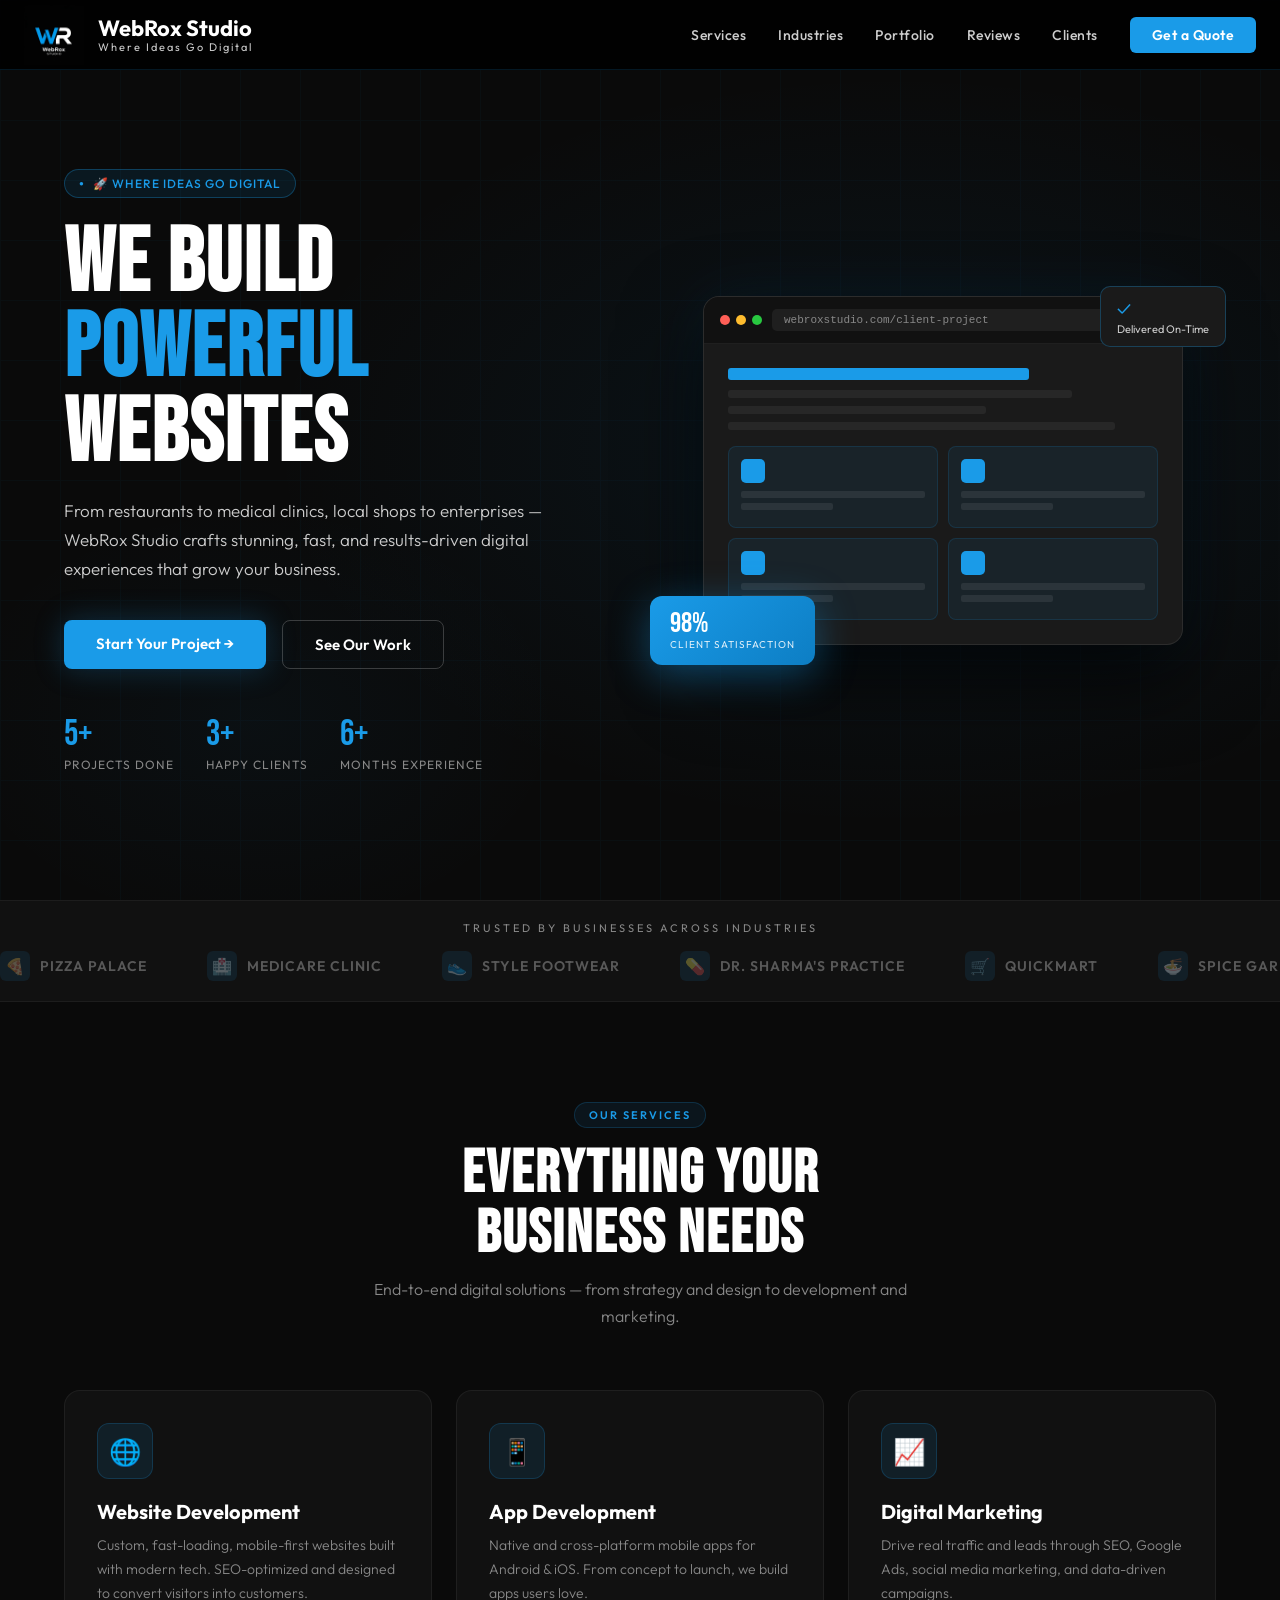
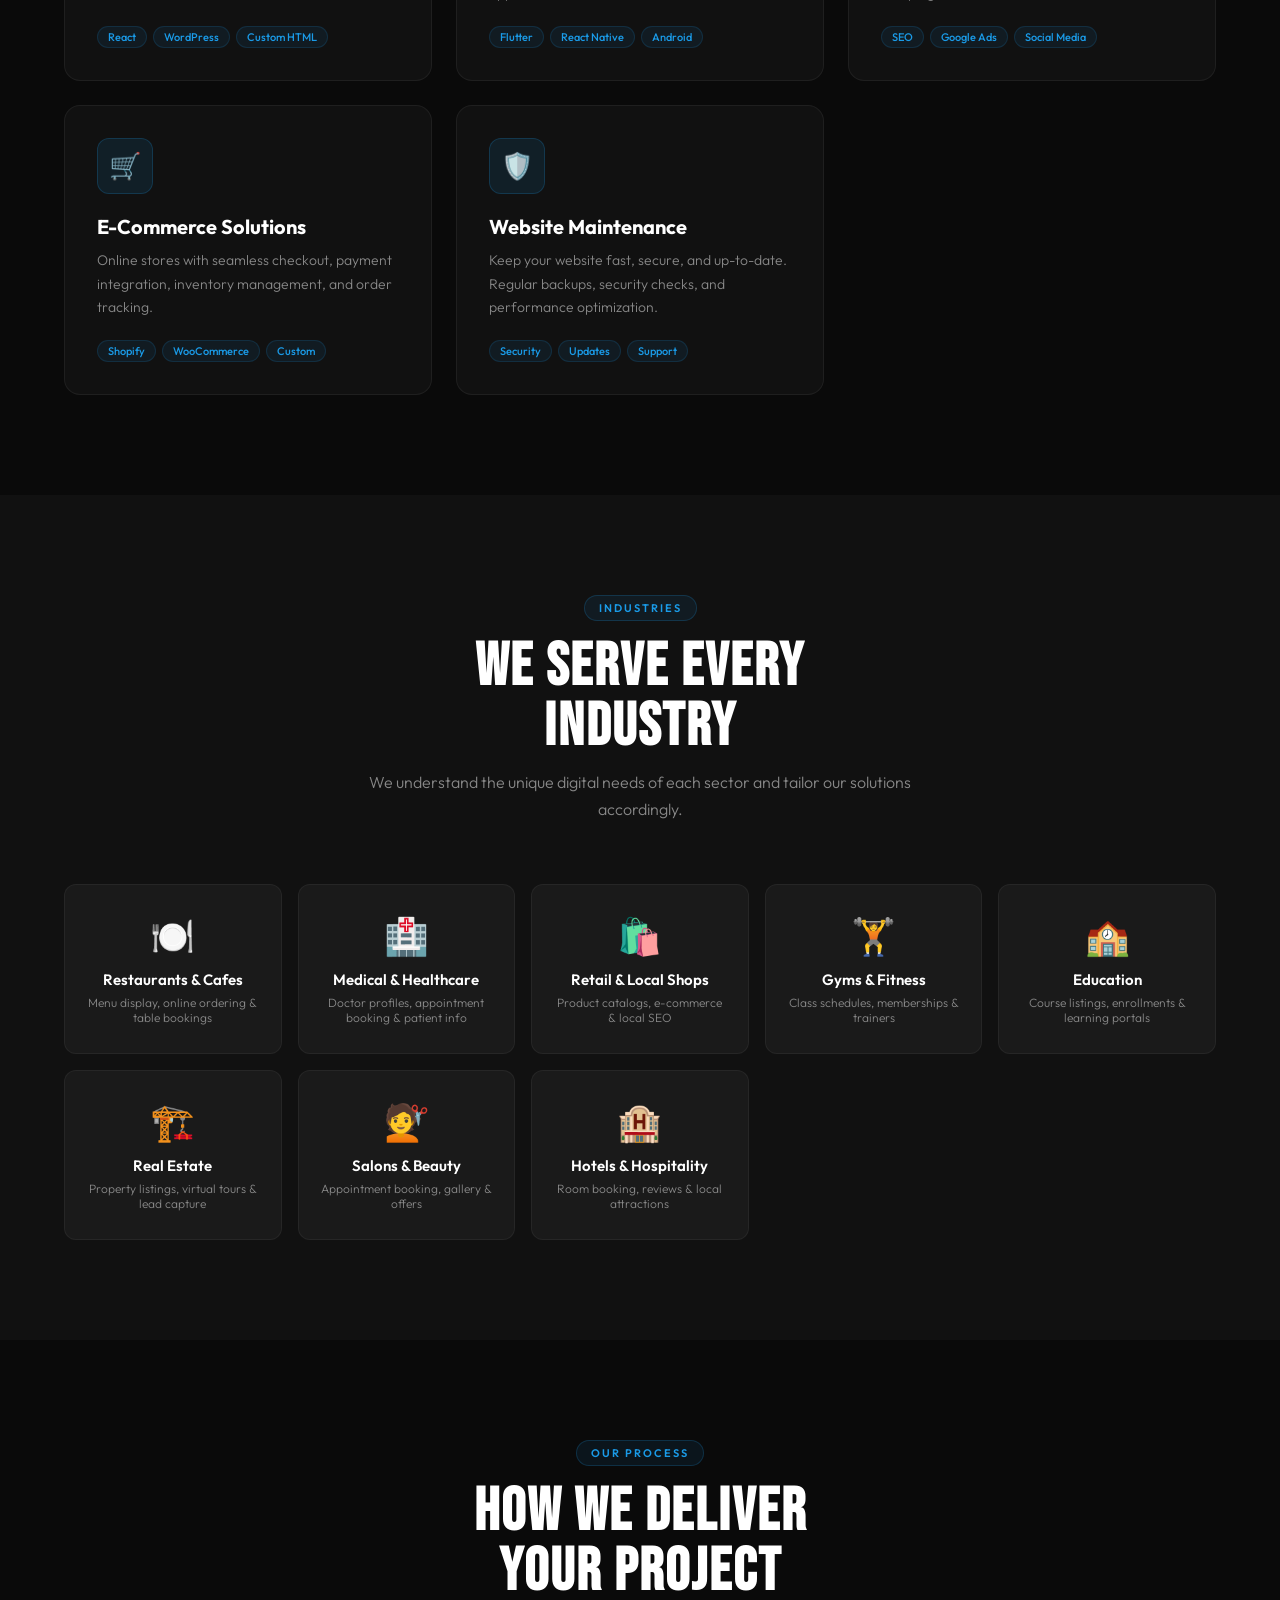
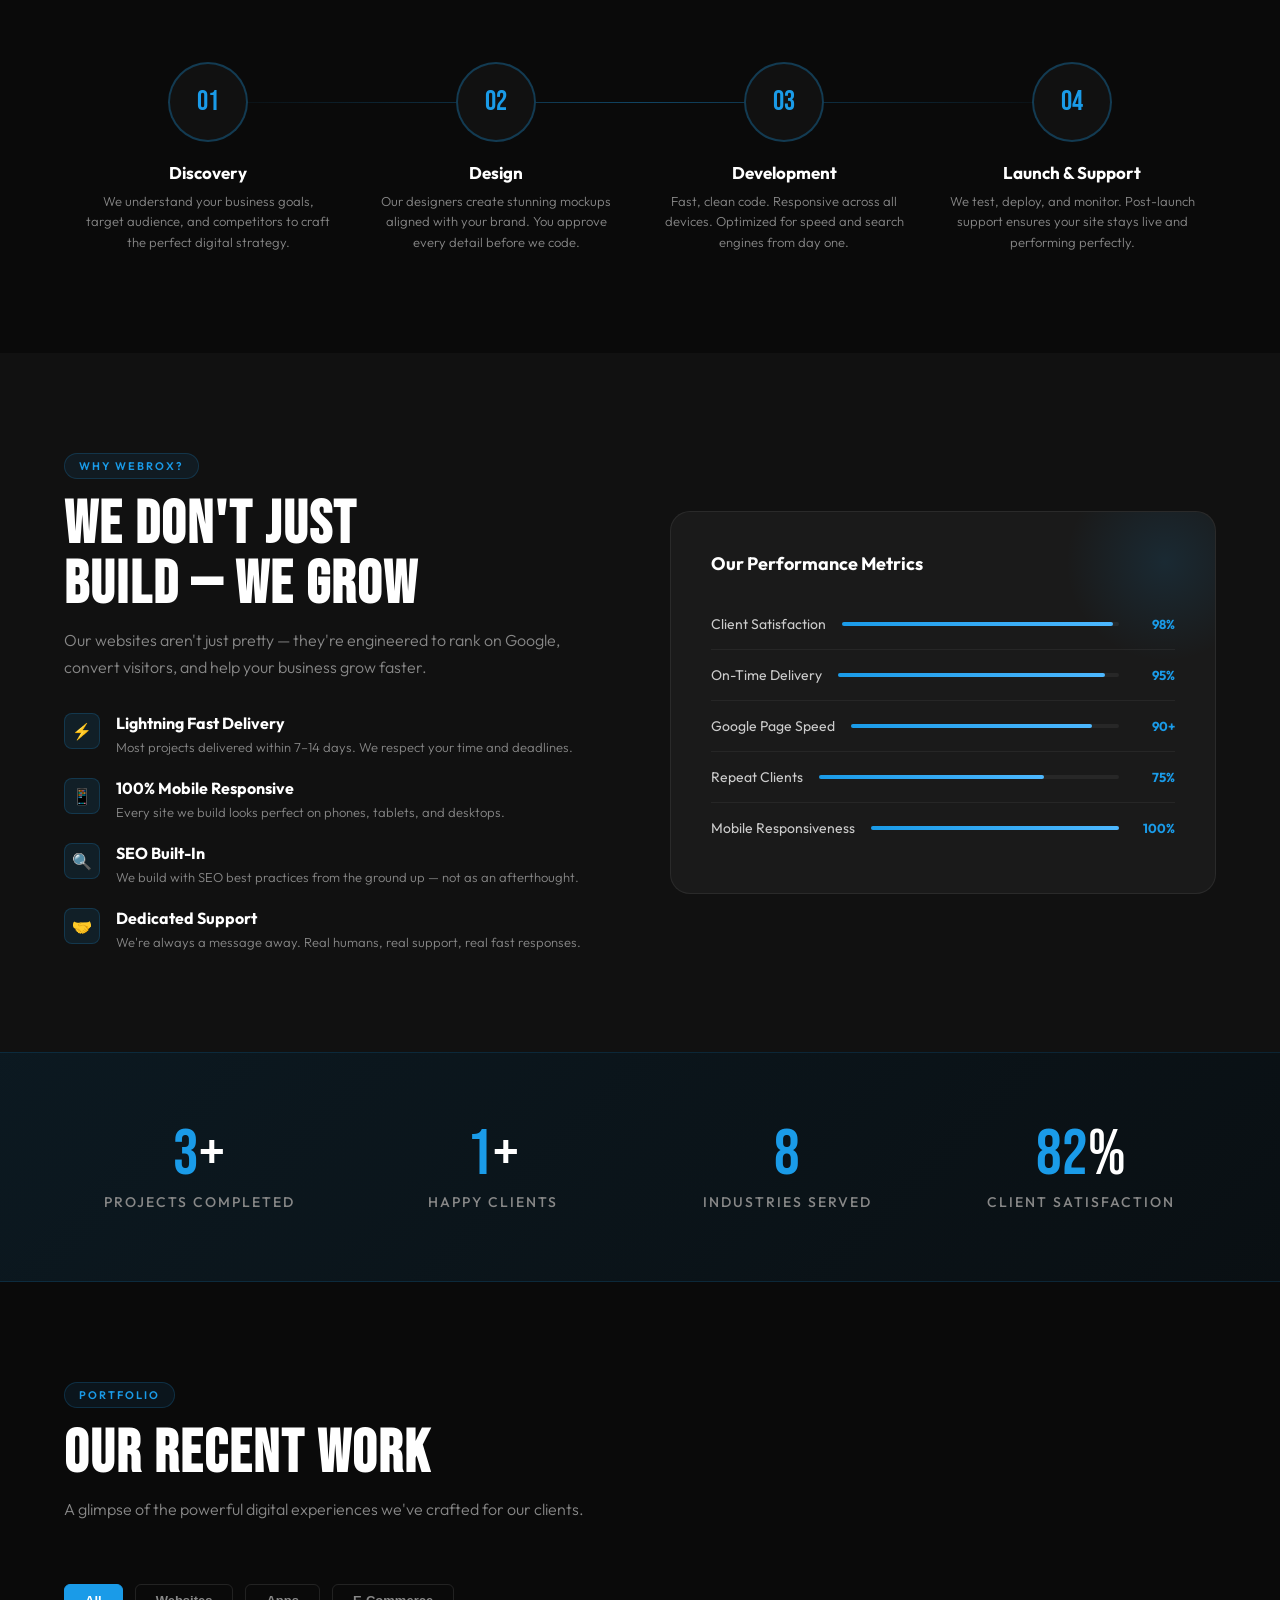
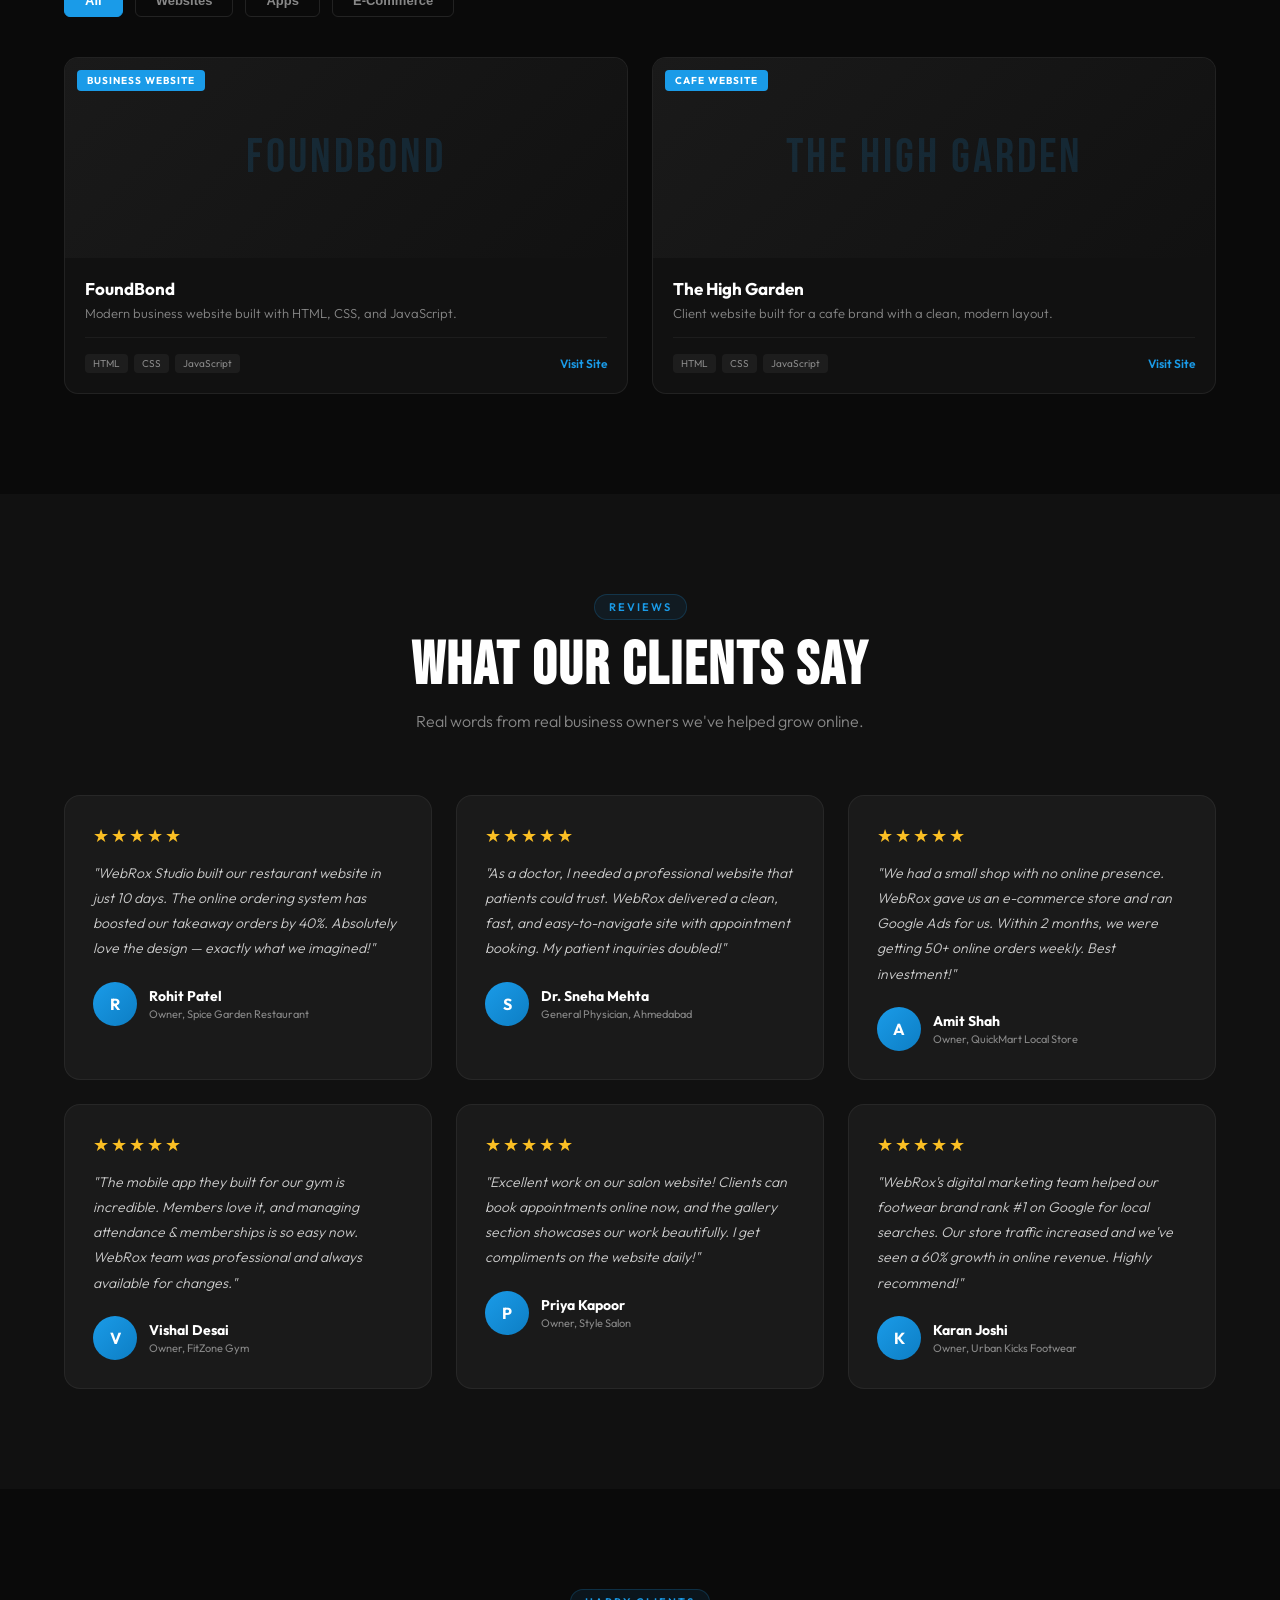
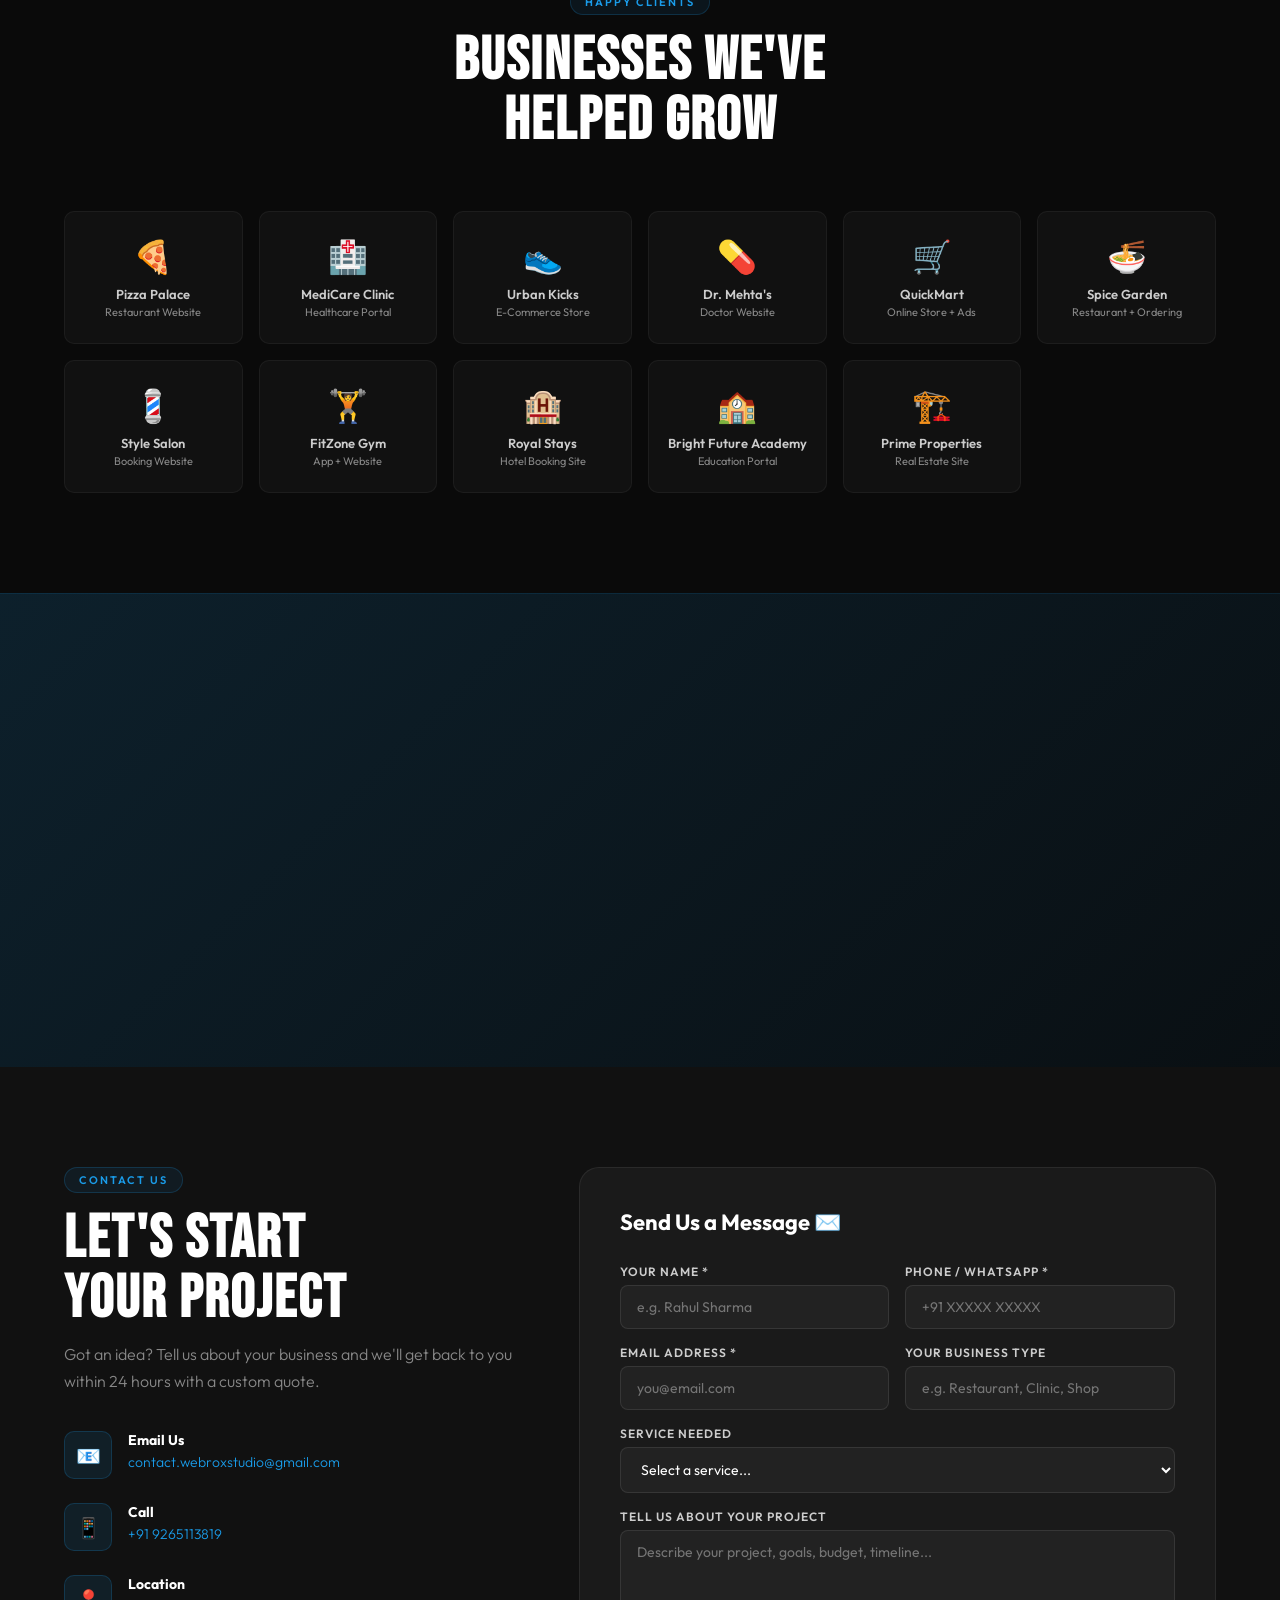
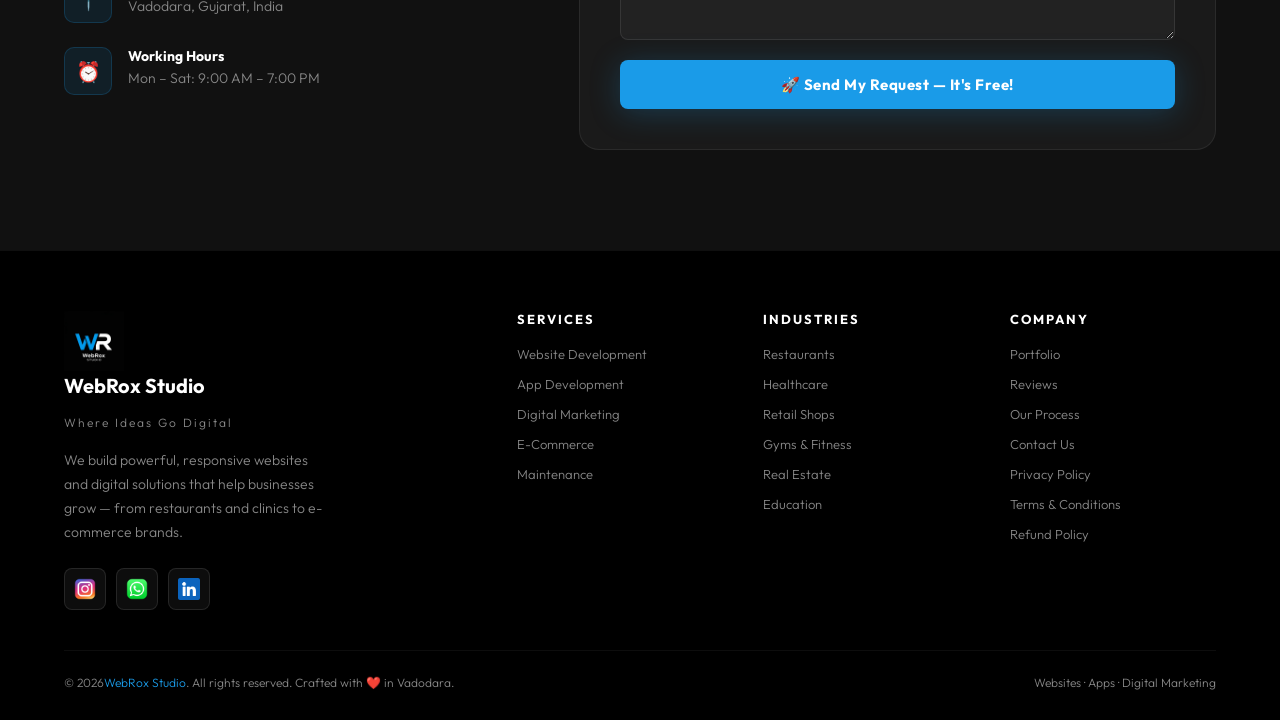
<file: index.html>
<!DOCTYPE html>
<html lang="en">

<head>
  <meta charset="UTF-8">
  <meta name="viewport" content="width=device-width, initial-scale=1.0">
  <title>WebRox Studio – Where Ideas Go Digital</title>
  <link
    href="https://fonts.googleapis.com/css2?family=Bebas+Neue&family=Outfit:wght@300;400;500;600;700;800&display=swap"
    rel="stylesheet">
  <!-- Favicon -->
  <link rel="icon" type="image/x-icon" href="fevicon/favicon.ico">
  <link rel="icon" type="image/png" sizes="16x16" href="fevicon/favicon-16x16.png">
  <link rel="icon" type="image/png" sizes="32x32" href="fevicon/favicon-32x32.png">
  <link rel="apple-touch-icon" sizes="180x180" href="fevicon/apple-touch-icon.png">
  <link rel="icon" type="image/png" sizes="192x192" href="fevicon/android-chrome-192x192.png">
  <link rel="icon" type="image/png" sizes="512x512" href="fevicon/android-chrome-512x512.png">
  <link rel="manifest" href="fevicon/site.webmanifest">
  <link rel="stylesheet" href="style.css" type="text/css">
</head>

<body>

  <!-- HEADER -->
  <header id="header">
    <div class="header-inner">

      <a class="logo" href="#">
        <img src="images/logo.jpeg" alt="WebRox Studio Logo" class="logo-img">
        <div class="logo-text">
          <h2>WebRox Studio</h2>
          <p>Where Ideas Go Digital</p>
        </div>
      </a>

      <nav>
        <a href="#services">Services</a>
        <a href="#industries">Industries</a>
        <a href="#portfolio">Portfolio</a>
        <a href="#reviews">Reviews</a>
        <a href="#clients">Clients</a>
        <a href="#contact" class="nav-cta">Get a Quote</a>
      </nav>

      <div class="hamburger" id="hamburger" role="button" aria-label="Open menu" aria-controls="mobileMenu" aria-expanded="false" tabindex="0">
        <span></span><span></span><span></span>
      </div>

    </div>
  </header>

  <!-- MOBILE MENU -->
  <div class="mobile-menu" id="mobileMenu" aria-hidden="true">
    <button class="mobile-close" id="mobileClose" type="button" aria-label="Close menu">&times;</button>
    <a href="#services" onclick="closeMobile()">Services</a>
    <a href="#industries" onclick="closeMobile()">Industries</a>
    <a href="#portfolio" onclick="closeMobile()">Portfolio</a>
    <a href="#reviews" onclick="closeMobile()">Reviews</a>
    <a href="#clients" onclick="closeMobile()">Clients</a>
    <a href="#contact" onclick="closeMobile()">Get a Quote</a>
  </div>

  <!-- HERO -->
  <section id="hero">
    <div class="hero-bg"></div>
    <div class="hero-grid"></div>
    <div class="hero-inner">
      <div class="hero-content">
        <div class="hero-badge">🚀 Where Ideas Go Digital</div>
        <h1 class="hero-title">
          WE BUILD<br><span class="highlight">POWERFUL</span><br>WEBSITES
        </h1>
        <p class="hero-sub">
          From restaurants to medical clinics, local shops to enterprises — WebRox Studio crafts stunning, fast, and
          results-driven digital experiences that grow your business.
        </p>
        <div class="hero-btns">
          <a href="#contact" class="btn-primary">Start Your Project →</a>
          <a href="#portfolio" class="btn-outline">See Our Work</a>
        </div>
        <div class="hero-stats">
          <div class="stat"><span class="stat-num">5+</span><span class="stat-label">Projects Done</span></div>
          <div class="stat"><span class="stat-num">3+</span><span class="stat-label">Happy Clients</span></div>
          <div class="stat"><span class="stat-num">6+</span><span class="stat-label">Months Experience</span></div>
        </div>
      </div>
      <div class="hero-visual">
        <div class="hero-device">
          <div class="device-bar">
            <div class="device-dots"><span></span><span></span><span></span></div>
            <div class="device-url">webroxstudio.com/client-project</div>
          </div>
          <div class="device-content">
            <div class="device-hero-mock"></div>
            <div class="device-line w80"></div>
            <div class="device-line w60"></div>
            <div class="device-line w90"></div>
            <div class="device-cards">
              <div class="device-card">
                <div class="device-card-icon"></div>
                <div class="device-card-line"></div>
                <div class="device-card-line w50"></div>
              </div>
              <div class="device-card">
                <div class="device-card-icon"></div>
                <div class="device-card-line"></div>
                <div class="device-card-line w50"></div>
              </div>
              <div class="device-card">
                <div class="device-card-icon"></div>
                <div class="device-card-line"></div>
                <div class="device-card-line w50"></div>
              </div>
              <div class="device-card">
                <div class="device-card-icon"></div>
                <div class="device-card-line"></div>
                <div class="device-card-line w50"></div>
              </div>
            </div>
          </div>
        </div>
        <div class="floating-badge">
          <div class="num">98%</div>
          <div class="txt">CLIENT SATISFACTION</div>
        </div>
        <div class="floating-badge2">
          <div class="check">✓</div>
          <div class="txt2">Delivered On-Time</div>
        </div>
      </div>
    </div>
  </section>

  <!-- CLIENTS MARQUEE -->
  <div class="clients-bar">
    <div class="clients-label">Trusted by businesses across industries</div>
    <div class="marquee-wrap">
      <div class="marquee">
        <div class="marquee-item"><span class="icon">🍕</span> Pizza Palace</div>
        <div class="marquee-item"><span class="icon">🏥</span> MediCare Clinic</div>
        <div class="marquee-item"><span class="icon">👟</span> Style Footwear</div>
        <div class="marquee-item"><span class="icon">💊</span> Dr. Sharma's Practice</div>
        <div class="marquee-item"><span class="icon">🛒</span> QuickMart</div>
        <div class="marquee-item"><span class="icon">🍜</span> Spice Garden</div>
        <div class="marquee-item"><span class="icon">💈</span> Style Salon</div>
        <div class="marquee-item"><span class="icon">🏋️</span> FitZone Gym</div>
        <!-- Duplicate for loop -->
        <div class="marquee-item"><span class="icon">🍕</span> Pizza Palace</div>
        <div class="marquee-item"><span class="icon">🏥</span> MediCare Clinic</div>
        <div class="marquee-item"><span class="icon">👟</span> Style Footwear</div>
        <div class="marquee-item"><span class="icon">💊</span> Dr. Sharma's Practice</div>
        <div class="marquee-item"><span class="icon">🛒</span> QuickMart</div>
        <div class="marquee-item"><span class="icon">🍜</span> Spice Garden</div>
        <div class="marquee-item"><span class="icon">💈</span> Style Salon</div>
        <div class="marquee-item"><span class="icon">🏋️</span> FitZone Gym</div>
      </div>
    </div>
  </div>

  <!-- SERVICES -->
  <section id="services">
    <div class="container">
      <div class="section-header center reveal">
        <div class="section-tag">Our Services</div>
        <h2 class="section-title">EVERYTHING YOUR<br>BUSINESS NEEDS</h2>
        <p class="section-sub">End-to-end digital solutions — from strategy and design to development and marketing.</p>
      </div>
      <div class="services-grid">
        <div class="service-card reveal">
          <div class="service-icon">🌐</div>
          <h3>Website Development</h3>
          <p>Custom, fast-loading, mobile-first websites built with modern tech. SEO-optimized and designed to convert
            visitors into customers.</p>
          <div class="service-tags"><span class="tag">React</span><span class="tag">WordPress</span><span
              class="tag">Custom HTML</span></div>
        </div>
        <div class="service-card reveal">
          <div class="service-icon">📱</div>
          <h3>App Development</h3>
          <p>Native and cross-platform mobile apps for Android & iOS. From concept to launch, we build apps users love.
          </p>
          <div class="service-tags"><span class="tag">Flutter</span><span class="tag">React Native</span><span
              class="tag">Android</span></div>
        </div>
        <div class="service-card reveal">
          <div class="service-icon">📈</div>
          <h3>Digital Marketing</h3>
          <p>Drive real traffic and leads through SEO, Google Ads, social media marketing, and data-driven campaigns.
          </p>
          <div class="service-tags"><span class="tag">SEO</span><span class="tag">Google Ads</span><span
              class="tag">Social Media</span></div>
        </div>
        <!-- <div class="service-card reveal">
        <div class="service-icon">🎨</div>
        <h3>UI/UX Design</h3>
        <p>Beautiful, intuitive interfaces designed for your users. From wireframes to pixel-perfect prototypes.</p>
        <div class="service-tags"><span class="tag">Figma</span><span class="tag">Branding</span><span class="tag">User Research</span></div>
      </div> -->
        <div class="service-card reveal">
          <div class="service-icon">🛒</div>
          <h3>E-Commerce Solutions</h3>
          <p>Online stores with seamless checkout, payment integration, inventory management, and order tracking.</p>
          <div class="service-tags"><span class="tag">Shopify</span><span class="tag">WooCommerce</span><span
              class="tag">Custom</span></div>
        </div>
        <div class="service-card reveal">
          <div class="service-icon">🛡️</div>
          <h3>Website Maintenance</h3>
          <p>Keep your website fast, secure, and up-to-date. Regular backups, security checks, and performance
            optimization.</p>
          <div class="service-tags"><span class="tag">Security</span><span class="tag">Updates</span><span
              class="tag">Support</span></div>
        </div>
      </div>
    </div>
  </section>

  <!-- INDUSTRIES WE SERVE -->
  <section id="industries">
    <div class="container">
      <div class="section-header center reveal">
        <div class="section-tag">Industries</div>
        <h2 class="section-title">WE SERVE EVERY<br>INDUSTRY</h2>
        <p class="section-sub">We understand the unique digital needs of each sector and tailor our solutions
          accordingly.</p>
      </div>
      <div class="industries-grid">
        <div class="industry-card reveal">
          <div class="industry-icon">🍽️</div>
          <h4>Restaurants & Cafes</h4>
          <p>Menu display, online ordering & table bookings</p>
        </div>
        <div class="industry-card reveal">
          <div class="industry-icon">🏥</div>
          <h4>Medical & Healthcare</h4>
          <p>Doctor profiles, appointment booking & patient info</p>
        </div>
        <div class="industry-card reveal">
          <div class="industry-icon">🛍️</div>
          <h4>Retail & Local Shops</h4>
          <p>Product catalogs, e-commerce & local SEO</p>
        </div>
        <div class="industry-card reveal">
          <div class="industry-icon">🏋️</div>
          <h4>Gyms & Fitness</h4>
          <p>Class schedules, memberships & trainers</p>
        </div>
        <div class="industry-card reveal">
          <div class="industry-icon">🏫</div>
          <h4>Education</h4>
          <p>Course listings, enrollments & learning portals</p>
        </div>
        <div class="industry-card reveal">
          <div class="industry-icon">🏗️</div>
          <h4>Real Estate</h4>
          <p>Property listings, virtual tours & lead capture</p>
        </div>
        <div class="industry-card reveal">
          <div class="industry-icon">💇</div>
          <h4>Salons & Beauty</h4>
          <p>Appointment booking, gallery & offers</p>
        </div>
        <div class="industry-card reveal">
          <div class="industry-icon">🏨</div>
          <h4>Hotels & Hospitality</h4>
          <p>Room booking, reviews & local attractions</p>
        </div>
      </div>
    </div>
  </section>

  <!-- HOW WE WORK -->
  <section id="process">
    <div class="container">
      <div class="section-header center reveal">
        <div class="section-tag">Our Process</div>
        <h2 class="section-title">HOW WE DELIVER<br>YOUR PROJECT</h2>
      </div>
      <div class="process-steps">
        <div class="step reveal">
          <div class="step-num">01</div>
          <h4>Discovery</h4>
          <p>We understand your business goals, target audience, and competitors to craft the perfect digital strategy.
          </p>
        </div>
        <div class="step reveal">
          <div class="step-num">02</div>
          <h4>Design</h4>
          <p>Our designers create stunning mockups aligned with your brand. You approve every detail before we code.</p>
        </div>
        <div class="step reveal">
          <div class="step-num">03</div>
          <h4>Development</h4>
          <p>Fast, clean code. Responsive across all devices. Optimized for speed and search engines from day one.</p>
        </div>
        <div class="step reveal">
          <div class="step-num">04</div>
          <h4>Launch & Support</h4>
          <p>We test, deploy, and monitor. Post-launch support ensures your site stays live and performing perfectly.
          </p>
        </div>
      </div>
    </div>
  </section>

  <!-- WHY CHOOSE US -->
  <section id="why">
    <div class="container">
      <div class="why-grid">
        <div class="reveal">
          <div class="section-tag">Why WebRox?</div>
          <h2 class="section-title">WE DON'T JUST<br>BUILD — WE GROW</h2>
          <p class="section-sub" style="margin-bottom:32px;">Our websites aren't just pretty — they're engineered to
            rank on Google, convert visitors, and help your business grow faster.</p>
          <div class="why-points">
            <div class="why-point">
              <div class="why-check">⚡</div>
              <div>
                <h4>Lightning Fast Delivery</h4>
                <p>Most projects delivered within 7–14 days. We respect your time and deadlines.</p>
              </div>
            </div>
            <div class="why-point">
              <div class="why-check">📱</div>
              <div>
                <h4>100% Mobile Responsive</h4>
                <p>Every site we build looks perfect on phones, tablets, and desktops.</p>
              </div>
            </div>
            <div class="why-point">
              <div class="why-check">🔍</div>
              <div>
                <h4>SEO Built-In</h4>
                <p>We build with SEO best practices from the ground up — not as an afterthought.</p>
              </div>
            </div>
            <div class="why-point">
              <div class="why-check">🤝</div>
              <div>
                <h4>Dedicated Support</h4>
                <p>We're always a message away. Real humans, real support, real fast responses.</p>
              </div>
            </div>
          </div>
        </div>
        <div class="why-visual reveal">
          <h3 style="font-size:18px;margin-bottom:24px;font-weight:700;">Our Performance Metrics</h3>
          <ul class="metric-list">
            <li class="metric-item"><span class="metric-label">Client Satisfaction</span>
              <div class="metric-bar-wrap">
                <div class="metric-bar" data-width="98" style="width:0%"></div>
              </div><span class="metric-pct">98%</span>
            </li>
            <li class="metric-item"><span class="metric-label">On-Time Delivery</span>
              <div class="metric-bar-wrap">
                <div class="metric-bar" data-width="95" style="width:0%"></div>
              </div><span class="metric-pct">95%</span>
            </li>
            <li class="metric-item"><span class="metric-label">Google Page Speed</span>
              <div class="metric-bar-wrap">
                <div class="metric-bar" data-width="90" style="width:0%"></div>
              </div><span class="metric-pct">90+</span>
            </li>
            <li class="metric-item"><span class="metric-label">Repeat Clients</span>
              <div class="metric-bar-wrap">
                <div class="metric-bar" data-width="75" style="width:0%"></div>
              </div><span class="metric-pct">75%</span>
            </li>
            <li class="metric-item"><span class="metric-label">Mobile Responsiveness</span>
              <div class="metric-bar-wrap">
                <div class="metric-bar" data-width="100" style="width:0%"></div>
              </div><span class="metric-pct">100%</span>
            </li>
          </ul>
        </div>
      </div>
    </div>
  </section>

  <!-- COUNTERS -->
  <section id="counters">
    <div class="counters-grid">
      <div class="counter-item reveal">
        <div class="counter-num"><span id="c1">0</span>+</div>
        <div class="counter-label">Projects Completed</div>
      </div>
      <div class="counter-item reveal">
        <div class="counter-num"><span id="c2">0</span>+</div>
        <div class="counter-label">Happy Clients</div>
      </div>
      <div class="counter-item reveal">
        <div class="counter-num"><span id="c3">0</span></div>
        <div class="counter-label">Industries Served</div>
      </div>
      <div class="counter-item reveal">
        <div class="counter-num"><span id="c4">0</span>%</div>
        <div class="counter-label">Client Satisfaction</div>
      </div>
    </div>
  </section>

  <!-- PORTFOLIO -->
  <section id="portfolio">
    <div class="container">
      <div class="section-header reveal">
        <div class="section-tag">Portfolio</div>
        <h2 class="section-title">OUR RECENT WORK</h2>
        <p class="section-sub">A glimpse of the powerful digital experiences we've crafted for our clients.</p>
      </div>
      <div class="portfolio-filter reveal">
        <button class="filter-btn active" onclick="filterPortfolio('all', this)">All</button>
        <button class="filter-btn" onclick="filterPortfolio('website', this)">Websites</button>
        <button class="filter-btn" onclick="filterPortfolio('app', this)">Apps</button>
        <button class="filter-btn" onclick="filterPortfolio('ecom', this)">E-Commerce</button>
      </div>
      <div class="portfolio-grid" id="portfolioGrid">
        <!-- <div class="portfolio-card reveal" data-cat="website">
        <div class="portfolio-img">
          <span class="mock-label">SPICE GARDEN</span>
          <div class="overlay"><span style="font-size:40px">👁</span></div>
          <span class="portfolio-badge">Restaurant</span>
        </div>
        <div class="portfolio-info">
          <h4>Spice Garden Restaurant</h4>
          <p>A mouth-watering website with online menu, table reservations, and food gallery.</p>
          <div class="portfolio-meta">
            <div class="portfolio-tech"><span>WordPress</span><span>WooCommerce</span></div>
            <a href="#contact" class="portfolio-link">Build Similar →</a>
          </div>
        </div>
      </div>
      <div class="portfolio-card reveal" data-cat="website">
        <div class="portfolio-img">
          <span class="mock-label">DR. MEHTA</span>
          <div class="overlay"><span style="font-size:40px">👁</span></div>
          <span class="portfolio-badge">Medical</span>
        </div>
        <div class="portfolio-info">
          <h4>Dr. Mehta's Clinic Portal</h4>
          <p>Professional medical website with appointment booking, doctor profiles & patient info.</p>
          <div class="portfolio-meta">
            <div class="portfolio-tech"><span>React</span><span>Node.js</span></div>
            <a href="#contact" class="portfolio-link">Build Similar →</a>
          </div>
        </div>
      </div>
      <div class="portfolio-card reveal" data-cat="ecom">
        <div class="portfolio-img">
          <span class="mock-label">QUICK MART</span>
          <div class="overlay"><span style="font-size:40px">👁</span></div>
          <span class="portfolio-badge">E-Commerce</span>
        </div>
        <div class="portfolio-info">
          <h4>QuickMart Online Store</h4>
          <p>Full-featured e-commerce store with 500+ products, Razorpay payment & order tracking.</p>
          <div class="portfolio-meta">
            <div class="portfolio-tech"><span>Shopify</span><span>Custom Theme</span></div>
            <a href="#contact" class="portfolio-link">Build Similar →</a>
          </div>
        </div>
      </div>
      <div class="portfolio-card reveal" data-cat="app">
        <div class="portfolio-img">
          <span class="mock-label">FITZONE</span>
          <div class="overlay"><span style="font-size:40px">👁</span></div>
          <span class="portfolio-badge">Mobile App</span>
        </div>
        <div class="portfolio-info">
          <h4>FitZone Gym App</h4>
          <p>Android & iOS app for a gym chain — workout plans, attendance, diet tracking & membership.</p>
          <div class="portfolio-meta">
            <div class="portfolio-tech"><span>Flutter</span><span>Firebase</span></div>
            <a href="#contact" class="portfolio-link">Build Similar →</a>
          </div>
        </div>
      </div>
      <div class="portfolio-card reveal" data-cat="website">
        <div class="portfolio-img">
          <span class="mock-label">STYLE SALON</span>
          <div class="overlay"><span style="font-size:40px">👁</span></div>
          <span class="portfolio-badge">Beauty</span>
        </div>
        <div class="portfolio-info">
          <h4>Style Salon Booking Site</h4>
          <p>Elegant salon website with online booking, photo gallery, staff profiles & offers.</p>
          <div class="portfolio-meta">
            <div class="portfolio-tech"><span>HTML/CSS/JS</span><span>PHP</span></div>
            <a href="#contact" class="portfolio-link">Build Similar →</a>
          </div>
        </div>
      </div>
      <div class="portfolio-card reveal" data-cat="ecom">
        <div class="portfolio-img">
          <span class="mock-label">URBAN KICKS</span>
          <div class="overlay"><span style="font-size:40px">👁</span></div>
          <span class="portfolio-badge">Retail</span>
        </div>
        <div class="portfolio-info">
          <h4>Urban Kicks Footwear Store</h4>
          <p>Modern footwear e-commerce with size guide, wishlist, cart & fast checkout flow.</p>
          <div class="portfolio-meta">
            <div class="portfolio-tech"><span>WooCommerce</span><span>WordPress</span></div>
            <a href="#contact" class="portfolio-link">Build Similar →</a>
          </div>
        </div>
      </div>
    </div>
  </div> -->
        <!-- <div class="portfolio-card reveal" data-cat="website">
          <div class="portfolio-img">
            <span class="mock-label">FOUNDBOND</span>
            <div class="overlay">
              <a href="https://foundbond.com/" target="_blank"
                style="font-size:40px;color:white;text-decoration:none;">👁</a>
            </div>
            <span class="portfolio-badge">Business Website</span>
          </div>
          <div class="portfolio-info">
            <h4>FoundBond</h4>
            <p>Modern business website with clean UI and strong brand presence.</p>
            <div class="portfolio-meta">
              <div class="portfolio-tech"><span>HTML</span><span>CSS</span></div>
              <a href="https://foundbond.com/" target="_blank" class="portfolio-link">Visit Site →</a>
            </div>
          </div>
        </div>


        <div class="portfolio-card reveal" data-cat="website">
          <div class="portfolio-img">
            <span class="mock-label">HIGH GARDEN</span>
            <div class="overlay">
              <a href="https://thehighgardencafe.netlify.app/" target="_blank"
                style="font-size:40px;color:white;text-decoration:none;">👁</a>
            </div>
            <span class="portfolio-badge">Cafe Website</span>
          </div>
          <div class="portfolio-info">
            <h4>The High Garden Cafe</h4>
            <p>Restaurant website with elegant design and food showcase layout.</p>
            <div class="portfolio-meta">
              <div class="portfolio-tech"><span>Responsive</span><span>UI Design</span></div>
              <a href="https://thehighgardencafe.netlify.app/" target="_blank" class="portfolio-link">Visit Site →</a>
            </div>
          </div>
        </div>


        <div class="portfolio-card reveal" data-cat="website">
          <div class="portfolio-img">
            <span class="mock-label">STUDIO HT</span>
            <div class="overlay">
              <a href="https://studioht.netlify.app/" target="_blank"
                style="font-size:40px;color:white;text-decoration:none;">👁</a>
            </div>
            <span class="portfolio-badge">Creative Studio</span>
          </div>
          <div class="portfolio-info">
            <h4>Studio HT</h4>
            <p>Creative agency style website with modern layout and bold typography.</p>
            <div class="portfolio-meta">
              <div class="portfolio-tech"><span>Design</span><span>Frontend</span></div>
              <a href="https://studioht.netlify.app/" target="_blank" class="portfolio-link">Visit Site →</a>
            </div>
          </div>
        </div>
        <div class="portfolio-card reveal" data-cat="website">
          <div class="portfolio-img">
            <span class="mock-label">MK BEAUTY</span>
            <div class="overlay">
              <a href="https://mkbeatuyandbeardstudio.netlify.app/" target="_blank"
                style="font-size:40px;color:white;text-decoration:none;">👁</a>
            </div>
            <span class="portfolio-badge">Salon Website</span>
          </div>
          <div class="portfolio-info">
            <h4>MK Beauty & Beard Studio</h4>
            <p>Professional salon website with services, gallery & modern UI.</p>
            <div class="portfolio-meta">
              <div class="portfolio-tech"><span>Responsive</span><span>UI Design</span></div>
              <a href="https://mkbeatuyandbeardstudio.netlify.app/" target="_blank" class="portfolio-link">Visit Site
                →</a>
            </div>
          </div>
        </div>
        <div class="portfolio-card reveal" data-cat="website">
          <div class="portfolio-img">
            <span class="mock-label">SAUNDARYA</span>
            <div class="overlay">
              <a href="https://webroxstudio.github.io/Saundarya-Beauty-Care/" target="_blank"
                style="font-size:40px;color:white;text-decoration:none;">👁</a>
            </div>
            <span class="portfolio-badge">Beauty Website</span>
          </div>
          <div class="portfolio-info">
            <h4>Saundarya Beauty Care</h4>
            <p>Elegant beauty care website with service showcase and clean design.</p>
            <div class="portfolio-meta">
              <div class="portfolio-tech"><span>HTML</span><span>CSS</span></div>
              <a href="https://webroxstudio.github.io/Saundarya-Beauty-Care/" target="_blank"
                class="portfolio-link">Visit Site →</a>
            </div>
          </div>
        </div>
        <div class="portfolio-card reveal" data-cat="website">
          <div class="portfolio-img">
            <span class="mock-label">TEN11</span>
            <div class="overlay">
              <a href="https://ten11studio.netlify.app/" target="_blank"
                style="font-size:40px;color:white;text-decoration:none;">👁</a>
            </div>
            <span class="portfolio-badge">Creative Studio</span>
          </div>
          <div class="portfolio-info">
            <h4>Ten11 Studio</h4>
            <p>Creative agency website with bold typography and modern layout.</p>
            <div class="portfolio-meta">
              <div class="portfolio-tech"><span>Design</span><span>Frontend</span></div>
              <a href="https://ten11studio.netlify.app/" target="_blank" class="portfolio-link">Visit Site →</a>
            </div>
          </div>
        </div>
        <div class="portfolio-card reveal" data-cat="website">
          <div class="portfolio-img">
            <span class="mock-label">GLOW & SHINE</span>
            <div class="overlay">
              <a href="https://glowandshinebeatuysalon.netlify.app/" target="_blank"
                style="font-size:40px;color:white;text-decoration:none;">👁</a>
            </div>
            <span class="portfolio-badge">Salon Website</span>
          </div>
          <div class="portfolio-info">
            <h4>Glow & Shine Beauty Salon</h4>
            <p>Modern salon website with service display and attractive UI.</p>
            <div class="portfolio-meta">
              <div class="portfolio-tech"><span>Responsive</span><span>UI</span></div>
              <a href="https://glowandshinebeatuysalon.netlify.app/" target="_blank" class="portfolio-link">Visit Site
                →</a>
            </div>
          </div>
        </div> -->
  </section>

  <!-- REVIEWS -->
  <section id="reviews">
    <div class="container">
      <div class="section-header center reveal">
        <div class="section-tag">Reviews</div>
        <h2 class="section-title">WHAT OUR CLIENTS SAY</h2>
        <p class="section-sub">Real words from real business owners we've helped grow online.</p>
      </div>
      <div class="reviews-grid">
        <div class="review-card reveal">
          <div class="review-stars">★★★★★</div>
          <p class="review-text">"WebRox Studio built our restaurant website in just 10 days. The online ordering system
            has boosted our takeaway orders by 40%. Absolutely love the design — exactly what we imagined!"</p>
          <div class="review-author">
            <div class="review-avatar">R</div>
            <div class="review-author-info">
              <h5>Rohit Patel</h5>
              <p>Owner, Spice Garden Restaurant</p>
            </div>
          </div>
        </div>
        <div class="review-card reveal">
          <div class="review-stars">★★★★★</div>
          <p class="review-text">"As a doctor, I needed a professional website that patients could trust. WebRox
            delivered a clean, fast, and easy-to-navigate site with appointment booking. My patient inquiries doubled!"
          </p>
          <div class="review-author">
            <div class="review-avatar">S</div>
            <div class="review-author-info">
              <h5>Dr. Sneha Mehta</h5>
              <p>General Physician, Ahmedabad</p>
            </div>
          </div>
        </div>
        <div class="review-card reveal">
          <div class="review-stars">★★★★★</div>
          <p class="review-text">"We had a small shop with no online presence. WebRox gave us an e-commerce store and
            ran Google Ads for us. Within 2 months, we were getting 50+ online orders weekly. Best investment!"</p>
          <div class="review-author">
            <div class="review-avatar">A</div>
            <div class="review-author-info">
              <h5>Amit Shah</h5>
              <p>Owner, QuickMart Local Store</p>
            </div>
          </div>
        </div>
        <div class="review-card reveal">
          <div class="review-stars">★★★★★</div>
          <p class="review-text">"The mobile app they built for our gym is incredible. Members love it, and managing
            attendance & memberships is so easy now. WebRox team was professional and always available for changes."</p>
          <div class="review-author">
            <div class="review-avatar">V</div>
            <div class="review-author-info">
              <h5>Vishal Desai</h5>
              <p>Owner, FitZone Gym</p>
            </div>
          </div>
        </div>
        <div class="review-card reveal">
          <div class="review-stars">★★★★★</div>
          <p class="review-text">"Excellent work on our salon website! Clients can book appointments online now, and the
            gallery section showcases our work beautifully. I get compliments on the website daily!"</p>
          <div class="review-author">
            <div class="review-avatar">P</div>
            <div class="review-author-info">
              <h5>Priya Kapoor</h5>
              <p>Owner, Style Salon</p>
            </div>
          </div>
        </div>
        <div class="review-card reveal">
          <div class="review-stars">★★★★★</div>
          <p class="review-text">"WebRox's digital marketing team helped our footwear brand rank #1 on Google for local
            searches. Our store traffic increased and we've seen a 60% growth in online revenue. Highly recommend!"</p>
          <div class="review-author">
            <div class="review-avatar">K</div>
            <div class="review-author-info">
              <h5>Karan Joshi</h5>
              <p>Owner, Urban Kicks Footwear</p>
            </div>
          </div>
        </div>
      </div>
    </div>
  </section>

  <!-- HAPPY CLIENTS -->
  <section id="clients">
    <div class="container">
      <div class="section-header center reveal">
        <div class="section-tag">Happy Clients</div>
        <h2 class="section-title">BUSINESSES WE'VE<br>HELPED GROW</h2>
      </div>
      <div class="clients-grid">
        <div class="client-tile reveal">
          <div class="ci">🍕</div>
          <h5>Pizza Palace</h5>
          <p>Restaurant Website</p>
        </div>
        <div class="client-tile reveal">
          <div class="ci">🏥</div>
          <h5>MediCare Clinic</h5>
          <p>Healthcare Portal</p>
        </div>
        <div class="client-tile reveal">
          <div class="ci">👟</div>
          <h5>Urban Kicks</h5>
          <p>E-Commerce Store</p>
        </div>
        <div class="client-tile reveal">
          <div class="ci">💊</div>
          <h5>Dr. Mehta's</h5>
          <p>Doctor Website</p>
        </div>
        <div class="client-tile reveal">
          <div class="ci">🛒</div>
          <h5>QuickMart</h5>
          <p>Online Store + Ads</p>
        </div>
        <div class="client-tile reveal">
          <div class="ci">🍜</div>
          <h5>Spice Garden</h5>
          <p>Restaurant + Ordering</p>
        </div>
        <div class="client-tile reveal">
          <div class="ci">💈</div>
          <h5>Style Salon</h5>
          <p>Booking Website</p>
        </div>
        <div class="client-tile reveal">
          <div class="ci">🏋️</div>
          <h5>FitZone Gym</h5>
          <p>App + Website</p>
        </div>
        <div class="client-tile reveal">
          <div class="ci">🏨</div>
          <h5>Royal Stays</h5>
          <p>Hotel Booking Site</p>
        </div>
        <div class="client-tile reveal">
          <div class="ci">🏫</div>
          <h5>Bright Future Academy</h5>
          <p>Education Portal</p>
        </div>
        <div class="client-tile reveal">
          <div class="ci">🏗️</div>
          <h5>Prime Properties</h5>
          <p>Real Estate Site</p>
        </div>
        <div class="client-tile reveal">
          <div class="ci">🔧</div>
          <h5>FixIt Services</h5>
          <p>Service Booking App</p>
        </div>
      </div>
    </div>
  </section>

  <!-- CTA BANNER -->
  <section id="cta">
    <div class="container">
      <div class="reveal">
        <div class="section-tag" style="display:inline-flex;margin-bottom:16px">Limited Slots Available</div>
        <h2 class="section-title">READY TO GROW<br>YOUR <span style="color:var(--blue)">BUSINESS</span>?</h2>
        <p>Let's build something powerful together. Get a free consultation and see how WebRox Studio can transform your
          digital presence.</p>
        <div class="cta-btns">
          <a href="#contact" class="btn-primary">Get Free Consultation →</a>
          <a href="tel:+919265113819" class="btn-outline">📞 Call Us Now</a>
        </div>
      </div>
    </div>
  </section>

  <!-- CONTACT -->
  <section id="contact">
    <div class="container">
      <div class="contact-grid">
        <div class="reveal">
          <div class="section-tag">Contact Us</div>
          <h2 class="section-title">LET'S START<br>YOUR PROJECT</h2>
          <p class="section-sub" style="margin-bottom:36px;">Got an idea? Tell us about your business and we'll get back
            to you within 24 hours with a custom quote.</p>
          <div class="contact-detail">
            <div class="contact-icon">📧</div>
            <div>
              <h4>Email Us</h4>
              <p><a href="mailto:hello@webroxstudio.com">contact.webroxstudio@gmail.com</a></p>
            </div>
          </div>
          <div class="contact-detail">
            <div class="contact-icon">📱</div>
            <div>
              <h4>Call</h4>
              <p><a href="tel:+919265113819">+91 9265113819</a></p>
            </div>
          </div>
          <div class="contact-detail">
            <div class="contact-icon">📍</div>
            <div>
              <h4>Location</h4>
              <p>Vadodara, Gujarat, India</p>
            </div>
          </div>
          <div class="contact-detail">
            <div class="contact-icon">⏰</div>
            <div>
              <h4>Working Hours</h4>
              <p>Mon – Sat: 9:00 AM – 7:00 PM</p>
            </div>
          </div>
        </div>
        <div class="contact-form reveal">
          <h3 class="form-title">Send Us a Message ✉️</h3>
          <!-- <form id="contactForm" onsubmit="handleSubmit(event)">
          <div class="form-grid">
            <div class="form-group">
              <label>Your Name *</label>
              <input type="text" placeholder="e.g. Rahul Sharma" required>
            </div>
            <div class="form-group">
              <label>Phone / WhatsApp *</label>
              <input type="tel" placeholder="+91 XXXXX XXXXX" required>
            </div>
            <div class="form-group">
              <label>Email Address *</label>
              <input type="email" placeholder="you@email.com" required>
            </div>
            <div class="form-group">
              <label>Your Business Type</label>
              <input type="text" placeholder="e.g. Restaurant, Clinic, Shop">
            </div>
            <div class="form-group full">
              <label>Service Needed</label>
              <select>
                <option value="">Select a service...</option>
                <option>Website Development</option>
                <option>Mobile App Development</option>
                <option>E-Commerce Store</option>
                <option>Digital Marketing / SEO</option>
                <option>UI/UX Design</option>
                <option>Website Maintenance</option>
                <option>Complete Digital Package</option>
              </select>
            </div>
            <div class="form-group full">
              <label>Tell Us About Your Project</label>
              <textarea placeholder="Describe your project, goals, budget, timeline... The more detail, the better we can help!"></textarea>
            </div>
          </div>
          <button type="submit" class="form-submit">🚀 Send My Request — It's Free!</button>
        </form> -->
          <form id="contactForm">
            <div class="form-grid">

              <div class="form-group">
                <label>Your Name *</label>
                <input type="text" name="name" placeholder="e.g. Rahul Sharma" required>
              </div>

              <div class="form-group">
                <label>Phone / WhatsApp *</label>
                <input type="tel" name="phone" placeholder="+91 XXXXX XXXXX" required>
              </div>

              <div class="form-group">
                <label>Email Address *</label>
                <input type="email" name="email" placeholder="you@email.com" required>
              </div>

              <div class="form-group">
                <label>Your Business Type</label>
                <input type="text" name="businessType" placeholder="e.g. Restaurant, Clinic, Shop">
              </div>

              <div class="form-group full">
                <label>Service Needed</label>
                <select name="service">
                  <option value="">Select a service...</option>
                  <option>Website Development</option>
                  <option>Mobile App Development</option>
                  <option>E-Commerce Store</option>
                  <option>Digital Marketing / SEO</option>
                  <!-- <option>UI/UX Design</option> -->
                  <option>Website Maintenance</option>
                  <option>Complete Digital Package</option>
                </select>
              </div>

              <div class="form-group full">
                <label>Tell Us About Your Project</label>
                <textarea name="message" placeholder="Describe your project, goals, budget, timeline..."></textarea>
              </div>

            </div>

            <button type="submit" class="form-submit">
              🚀 Send My Request — It's Free!
            </button>
          </form>
          <div class="form-success" id="formSuccess">
            ✅ Thank you! We've received your message and will get back to you within 24 hours.
          </div>
        </div>
      </div>
    </div>
  </section>

  <!-- FOOTER -->
  <footer>
    <div class="footer-grid">
      <div class="footer-brand">
        <a class="logo" href="#">
          <!-- <div class="logo-mark" style="width:40px;height:40px">
          <svg viewBox="0 0 28 28" fill="none" width="24" height="24">
            <path d="M4 6L9.5 20L14 10L18.5 20L24 6" stroke="#1a9be8" stroke-width="3" stroke-linecap="round" stroke-linejoin="round"/>
            <path d="M18 6H24L21 12C22.5 12 24 13 24 15C24 17 22.5 18.5 21 19L24 22H21L18.5 19H20C21.1 19 22 18.1 22 17C22 15.9 21.1 15 20 15H18L18 6Z" fill="white"/>
          </svg>
        </div> -->
          <a class="logo" href="#">
            <div class="logo-wrap">
              <img src="images/logo.jpeg" alt="WebRox Studio Logo" class="logo-img">
              <div class="logo-text">
                <h2 style="font-size:20px;">WebRox Studio</h2>
                <p style="font-size:12px;">Where Ideas Go Digital</p>
              </div>
            </div>
          </a>

          <!-- <div class="logo-text">
          <span style="font-size:20px">WebRox</span>
          <span>Studio</span>
        </div>
      </a> -->
          <p>We build powerful, responsive websites and digital solutions that help businesses grow — from restaurants
            and clinics to e-commerce brands.</p>
          <!-- <div class="footer-social">
        <a href="#" class="social-btn">𝕏</a>
        <a href="#" class="social-btn">in</a>
        <a href="#" class="social-btn">f</a>
        <a href="#" class="social-btn">▶</a>
        <a href="#" class="social-btn">📷</a>
      </div> -->
          <div class="footer-social">

            <!-- Instagram -->
            <a href="https://www.instagram.com/webroxstudios/" target="_blank" class="social-btn">
              <img src="images/instagram (1).png" alt="Instagram">
            </a>

            <!-- WhatsApp -->
            <a href="https://wa.me/919265113819" target="_blank" class="social-btn">
              <img src="images/wp.png" alt="WhatsApp">
            </a>

            <!-- LinkedIn -->
            <a href="https://www.linkedin.com/company/webrox-studio/" target="_blank" class="social-btn">
              <img src="images/linkedin (1).png" alt="LinkedIn">
            </a>

          </div>
      </div>
      <div class="footer-col">
        <h4>Services</h4>
        <ul>
          <li><a href="#services">Website Development</a></li>
          <li><a href="#services">App Development</a></li>
          <li><a href="#services">Digital Marketing</a></li>
          <!-- <li><a href="#services">UI/UX Design</a></li> -->
          <li><a href="#services">E-Commerce</a></li>
          <li><a href="#services">Maintenance</a></li>
        </ul>
      </div>
      <div class="footer-col">
        <h4>Industries</h4>
        <ul>
          <li><a href="#industries">Restaurants</a></li>
          <li><a href="#industries">Healthcare</a></li>
          <li><a href="#industries">Retail Shops</a></li>
          <li><a href="#industries">Gyms & Fitness</a></li>
          <li><a href="#industries">Real Estate</a></li>
          <li><a href="#industries">Education</a></li>
        </ul>
      </div>
      <div class="footer-col">
        <h4>Company</h4>
        <ul>
          <li><a href="#portfolio">Portfolio</a></li>
          <li><a href="#reviews">Reviews</a></li>
          <li><a href="#process">Our Process</a></li>
          <li><a href="#contact">Contact Us</a></li>
          <li><a href="privacy.html">Privacy Policy</a></li>
          <li><a href="terms.html">Terms & Conditions</a></li>
          <li><a href="Refund.html">Refund Policy</a></li>
        </ul>
      </div>
    </div>
    <div class="footer-bottom">
      <p>© 2026<span>WebRox Studio</span>. All rights reserved. Crafted with ❤️ in Vadodara.</p>
      <p style="font-size:12px;color:var(--gray)">Websites · Apps · Digital Marketing</p>
    </div>
  </footer>

  <!-- BACK TO TOP -->
  <button id="back-top" onclick="window.scrollTo({top:0,behavior:'smooth'})">↑</button>

  <script src="script.js"></script>
  <script src="Projectloader.js"></script>
</body>

</html>
</file>
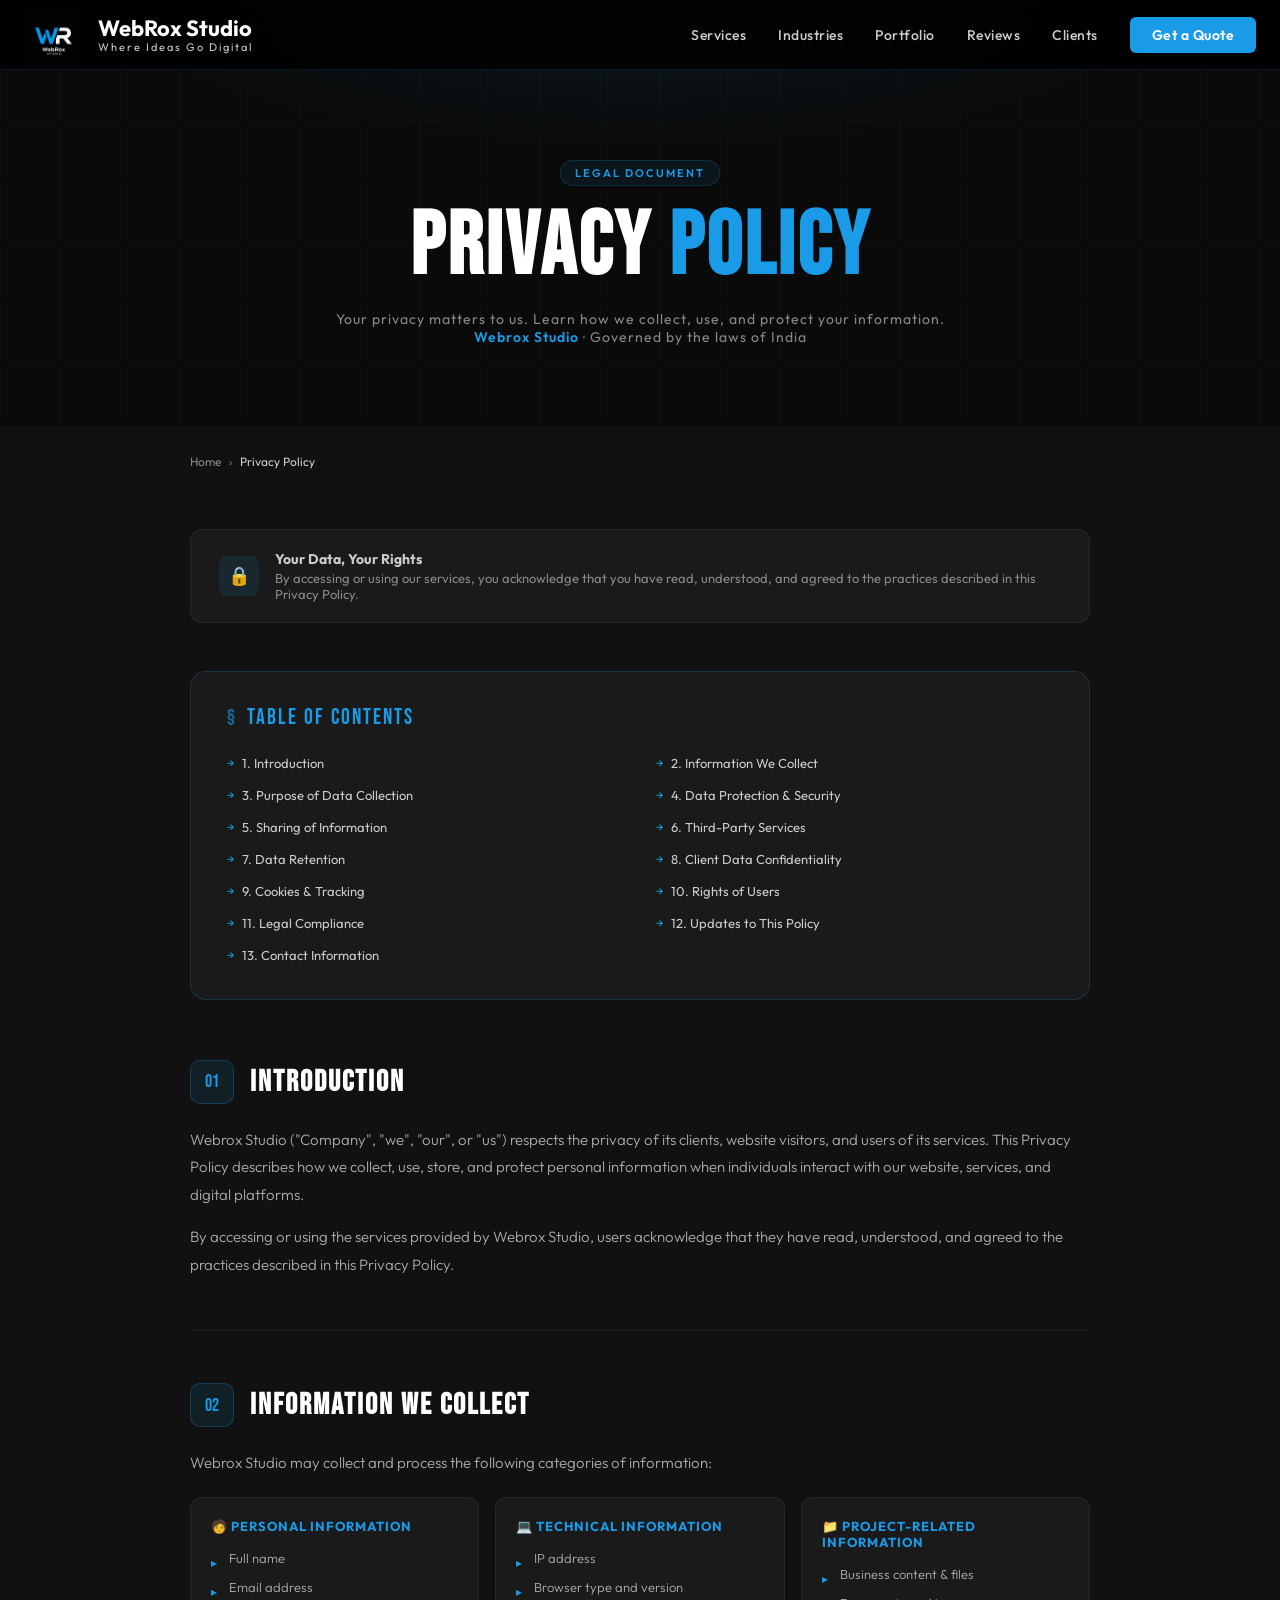
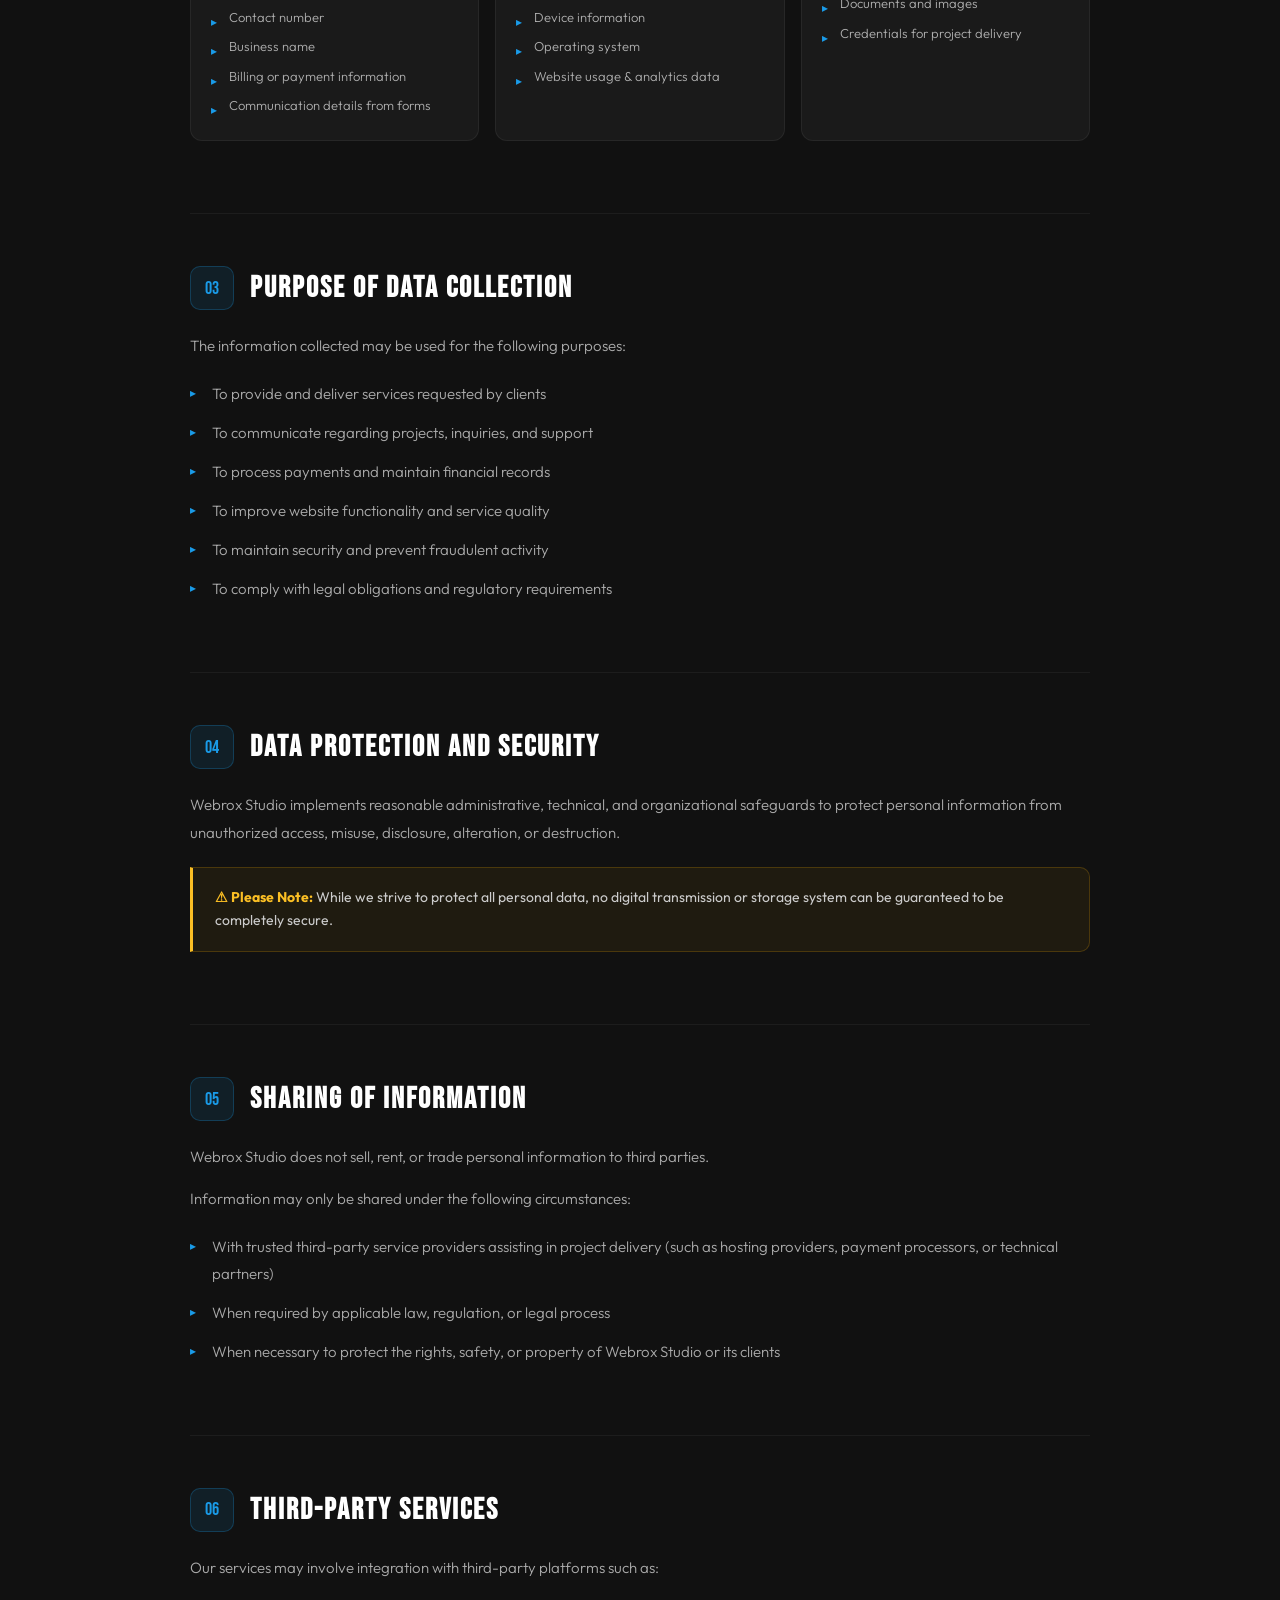
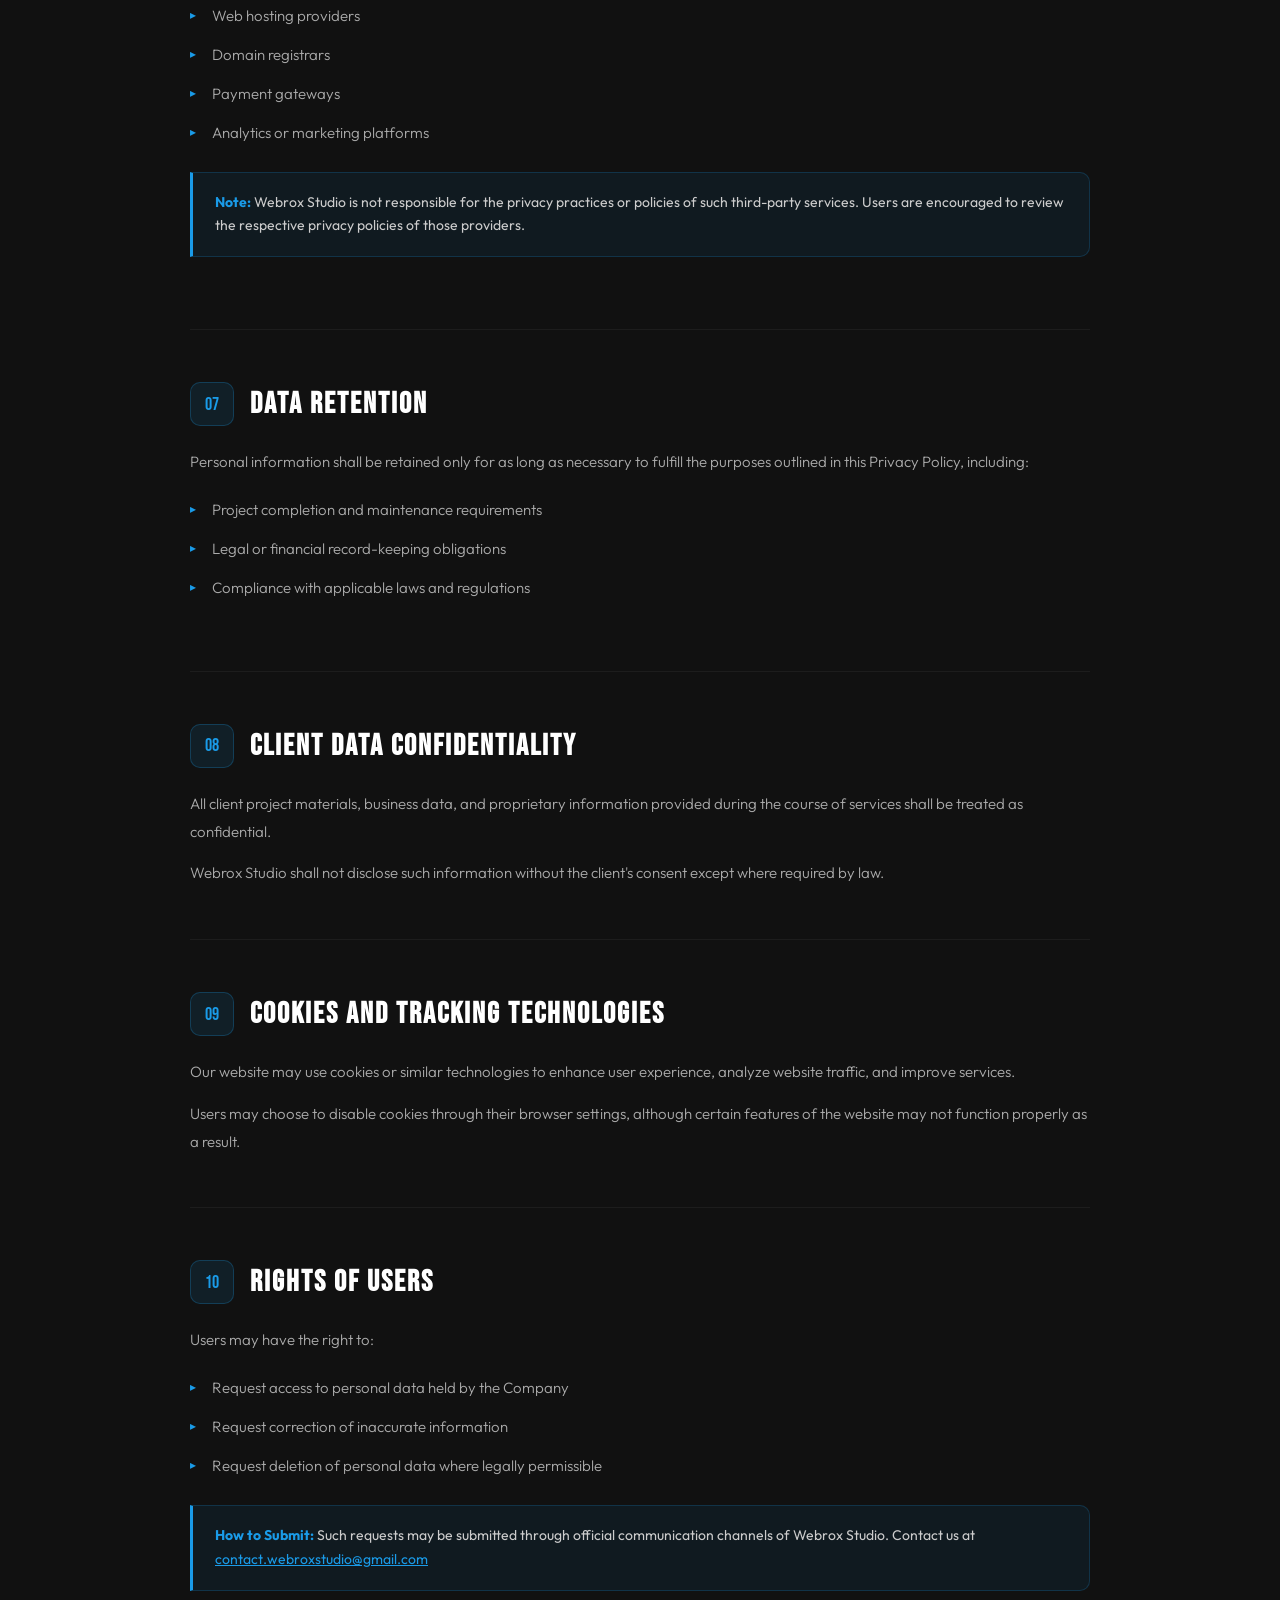
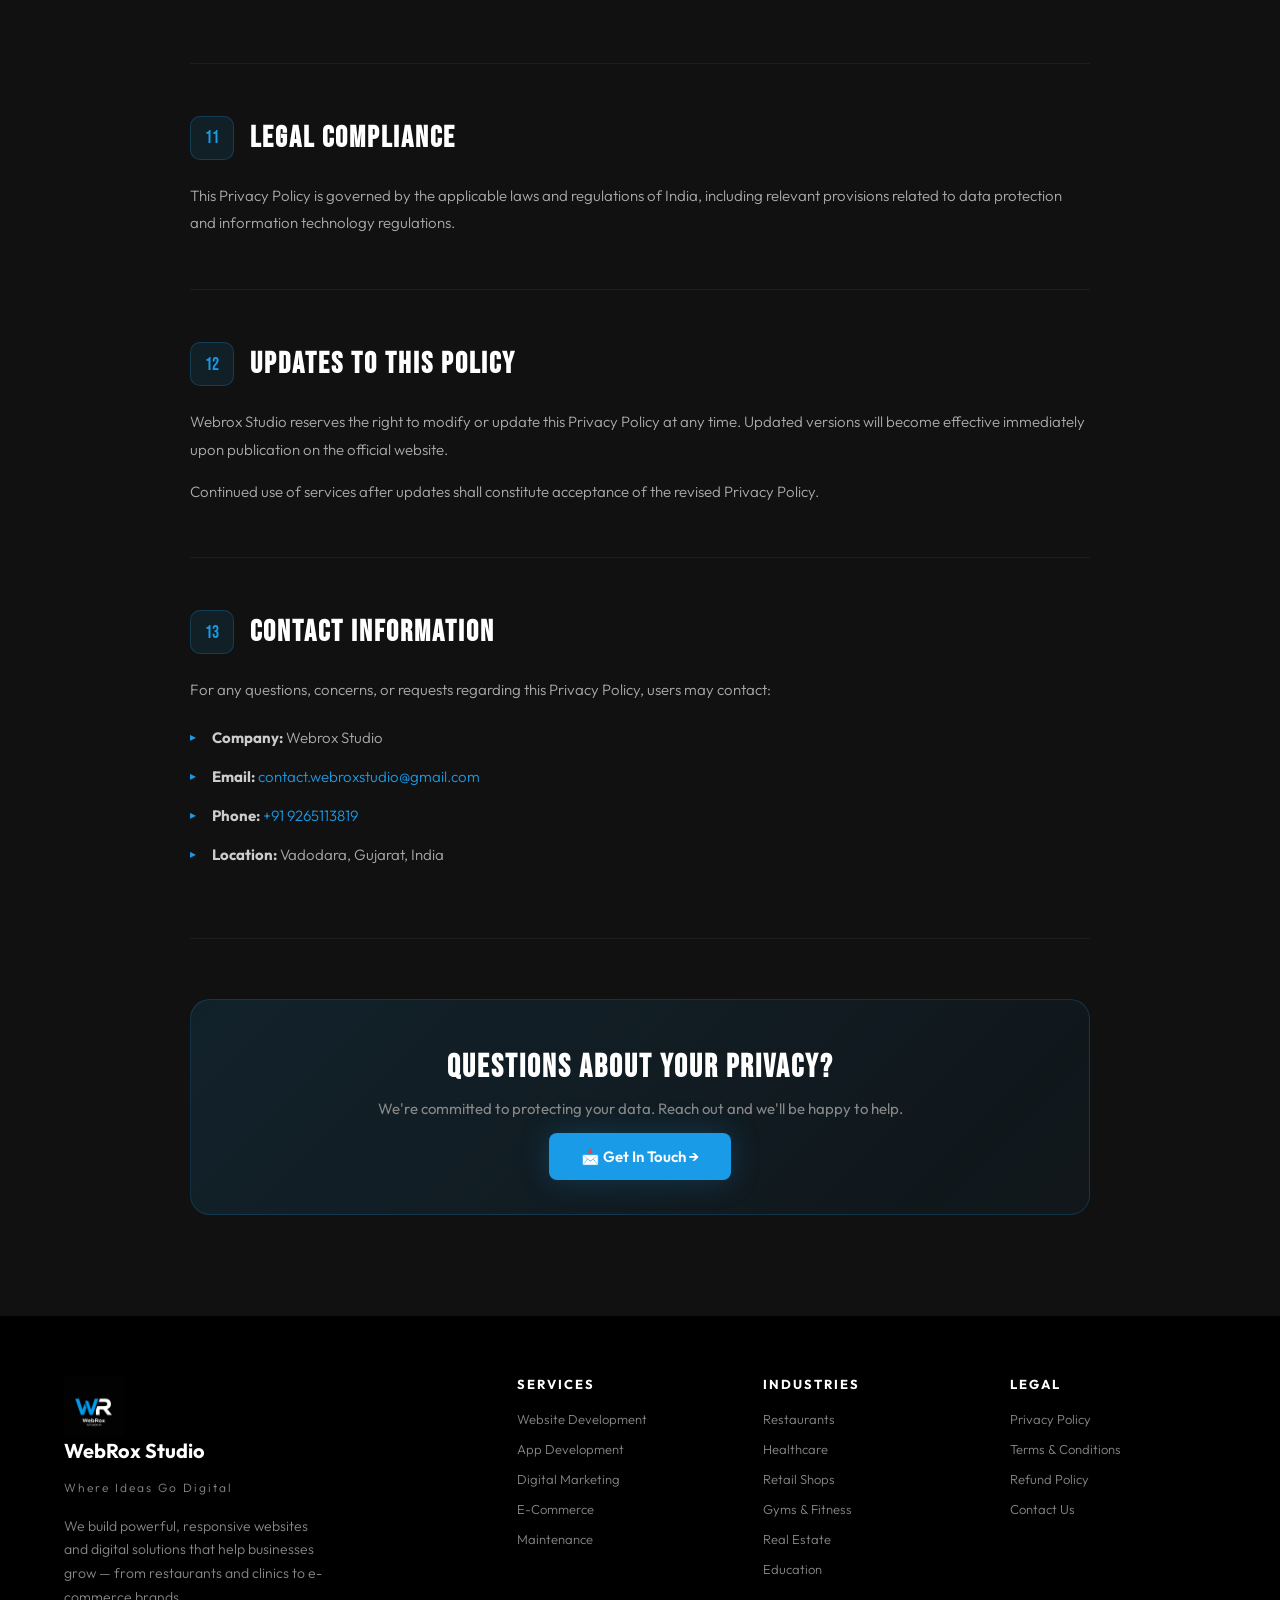
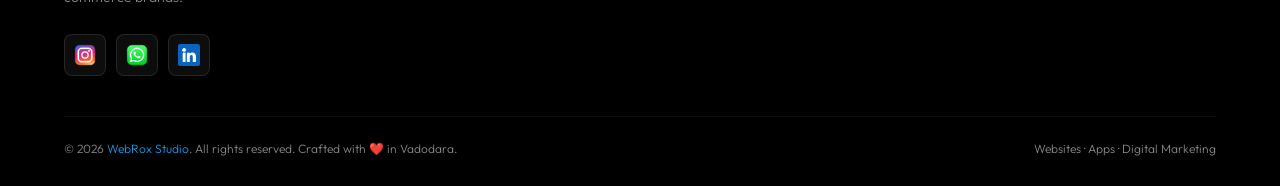
<file: privacy.html>
<!DOCTYPE html>
<html lang="en">
<head>
<meta charset="UTF-8">
<meta name="viewport" content="width=device-width, initial-scale=1.0">
<title>Privacy Policy – WebRox Studio</title>
<link href="https://fonts.googleapis.com/css2?family=Bebas+Neue&family=Outfit:wght@300;400;500;600;700;800&display=swap" rel="stylesheet">
    <!-- Favicon -->
    <link rel="icon" type="image/x-icon" href="fevicon/favicon.ico">
    <link rel="icon" type="image/png" sizes="16x16" href="fevicon/favicon-16x16.png">
    <link rel="icon" type="image/png" sizes="32x32" href="fevicon/favicon-32x32.png">
    <link rel="apple-touch-icon" sizes="180x180" href="fevicon/apple-touch-icon.png">
    <link rel="icon" type="image/png" sizes="192x192" href="fevicon/android-chrome-192x192.png">
    <link rel="icon" type="image/png" sizes="512x512" href="fevicon/android-chrome-512x512.png">
    <link rel="manifest" href="fevicon/site.webmanifest">
<link rel="stylesheet" href="style.css" type="text/css">
<style>
  .policy-hero {
    padding: 160px 5% 80px;
    background: var(--dark);
    position: relative;
    overflow: hidden;
    text-align: center;
  }
  .policy-hero::before {
    content: '';
    position: absolute; inset: 0; z-index: 0;
    background: radial-gradient(ellipse 60% 50% at 50% 0%, rgba(26,155,232,0.10) 0%, transparent 70%);
  }
  .policy-hero-grid {
    position: absolute; inset: 0; z-index: 0; opacity: 0.03;
    background-image: linear-gradient(var(--blue) 1px, transparent 1px),
                      linear-gradient(90deg, var(--blue) 1px, transparent 1px);
    background-size: 60px 60px;
  }
  .policy-hero-inner { position: relative; z-index: 1; max-width: 860px; margin: 0 auto; }
  .policy-hero .section-tag { margin-bottom: 20px; }
  .policy-hero h1 {
    font-family: 'Bebas Neue', sans-serif;
    font-size: clamp(48px, 7vw, 88px);
    letter-spacing: 3px; line-height: 0.95;
    margin-bottom: 20px;
  }
  .policy-hero h1 span { color: var(--blue); }
  .policy-hero .hero-meta {
    font-size: 14px; color: var(--gray);
    margin-top: 20px; letter-spacing: 1px;
  }
  .policy-hero .hero-meta strong { color: var(--blue); font-weight: 600; }

  .policy-body {
    background: var(--dark2);
    padding: 0 5% 100px;
  }
  .policy-wrap {
    max-width: 900px; margin: 0 auto;
    padding-top: 60px;
  }
  .toc {
    background: var(--dark3);
    border: 1px solid rgba(26,155,232,0.2);
    border-radius: 16px;
    padding: 32px 36px;
    margin-bottom: 60px;
  }
  .toc-title {
    font-family: 'Bebas Neue', sans-serif;
    font-size: 22px; letter-spacing: 2px; color: var(--blue);
    margin-bottom: 20px;
    display: flex; align-items: center; gap: 10px;
  }
  .toc-title::before { content: '§'; font-size: 20px; opacity: 0.6; }
  .toc-list {
    list-style: none;
    display: grid; grid-template-columns: 1fr 1fr; gap: 8px 32px;
  }
  .toc-list li a {
    color: var(--gray-light); text-decoration: none; font-size: 13px;
    font-weight: 400; transition: color .2s;
    display: flex; align-items: center; gap: 8px;
    padding: 4px 0;
  }
  .toc-list li a::before { content: '→'; color: var(--blue); font-size: 11px; flex-shrink: 0; }
  .toc-list li a:hover { color: var(--blue); }

  .policy-section {
    margin-bottom: 52px;
    padding-bottom: 52px;
    border-bottom: 1px solid rgba(255,255,255,0.05);
  }
  .policy-section:last-child { border-bottom: none; }
  .policy-section-head {
    display: flex; align-items: center; gap: 16px;
    margin-bottom: 22px;
  }
  .section-num {
    width: 44px; height: 44px; border-radius: 10px;
    background: rgba(26,155,232,0.1);
    border: 1px solid rgba(26,155,232,0.25);
    display: flex; align-items: center; justify-content: center;
    font-family: 'Bebas Neue', sans-serif; font-size: 18px; color: var(--blue);
    flex-shrink: 0;
  }
  .policy-section h2 {
    font-family: 'Bebas Neue', sans-serif;
    font-size: clamp(22px, 3vw, 30px);
    letter-spacing: 2px; line-height: 1;
    color: var(--white);
  }
  .policy-section p {
    font-size: 15px; color: rgba(255,255,255,0.65);
    line-height: 1.85; font-weight: 300;
    margin-bottom: 14px;
  }
  .policy-section p:last-child { margin-bottom: 0; }
  .policy-section ul {
    list-style: none; margin: 12px 0; padding: 0;
  }
  .policy-section ul li {
    font-size: 15px; color: rgba(255,255,255,0.65);
    line-height: 1.8; font-weight: 300;
    padding: 6px 0 6px 22px;
    position: relative;
  }
  .policy-section ul li::before {
    content: '▸'; color: var(--blue);
    position: absolute; left: 0; font-size: 12px; top: 8px;
  }
  .policy-highlight {
    background: rgba(26,155,232,0.07);
    border: 1px solid rgba(26,155,232,0.2);
    border-left: 3px solid var(--blue);
    border-radius: 0 10px 10px 0;
    padding: 18px 22px;
    margin: 20px 0;
    font-size: 14px; color: var(--gray-light);
    line-height: 1.7; font-weight: 400;
  }
  .policy-highlight strong { color: var(--blue); font-weight: 700; }
  .policy-warning {
    background: rgba(255,180,0,0.06);
    border: 1px solid rgba(255,180,0,0.2);
    border-left: 3px solid #fbbf24;
    border-radius: 0 10px 10px 0;
    padding: 18px 22px;
    margin: 20px 0;
    font-size: 14px; color: var(--gray-light);
    line-height: 1.7; font-weight: 400;
  }
  .policy-warning strong { color: #fbbf24; font-weight: 700; }
  .last-updated {
    background: var(--dark3);
    border: 1px solid rgba(255,255,255,0.06);
    border-radius: 12px;
    padding: 20px 28px;
    display: flex; align-items: center; gap: 16px;
    margin-bottom: 48px;
    font-size: 13px; color: var(--gray);
  }
  .last-updated-icon {
    width: 40px; height: 40px; border-radius: 8px;
    background: rgba(26,155,232,0.1);
    display: flex; align-items: center; justify-content: center;
    font-size: 18px; flex-shrink: 0;
  }
  .last-updated strong { color: var(--gray-light); font-size: 14px; display: block; margin-bottom: 2px; }
  .policy-contact {
    background: linear-gradient(135deg, rgba(26,155,232,0.12), rgba(13,126,196,0.05));
    border: 1px solid rgba(26,155,232,0.2);
    border-radius: 20px;
    padding: 48px 40px;
    text-align: center;
    margin-top: 60px;
  }
  .policy-contact h3 {
    font-family: 'Bebas Neue', sans-serif;
    font-size: 32px; letter-spacing: 2px;
    margin-bottom: 12px;
  }
  .policy-contact p { font-size: 15px; color: var(--gray); margin-bottom: 28px; }
  .breadcrumb {
    max-width: 900px; margin: 0 auto;
    padding: 28px 0 0;
    display: flex; align-items: center; gap: 8px;
    font-size: 12px; color: var(--gray);
  }
  .breadcrumb a { color: var(--gray); text-decoration: none; transition: color .2s; }
  .breadcrumb a:hover { color: var(--blue); }
  /* Data types grid */
  .data-types-grid {
    display: grid; grid-template-columns: repeat(auto-fit, minmax(240px, 1fr));
    gap: 16px; margin: 20px 0;
  }
  .data-type-card {
    background: var(--dark3);
    border: 1px solid rgba(255,255,255,0.06);
    border-radius: 12px; padding: 20px;
  }
  .data-type-card h4 {
    font-size: 13px; font-weight: 700; color: var(--blue);
    letter-spacing: 1px; text-transform: uppercase; margin-bottom: 10px;
  }
  .data-type-card ul { margin: 0; }
  .data-type-card ul li { font-size: 13px; padding: 3px 0 3px 18px; }

  @media (max-width: 600px) {
    .toc-list { grid-template-columns: 1fr; }
    .policy-contact { padding: 32px 20px; }
    .data-types-grid { grid-template-columns: 1fr; }
  }
</style>
</head>
<body>

<!-- HEADER -->
<header id="header">
  <div class="header-inner">
    <a class="logo" href="index.html">
      <img src="images/logo.jpeg" alt="WebRox Studio Logo" class="logo-img">
      <div class="logo-text">
        <h2>WebRox Studio</h2>
        <p>Where Ideas Go Digital</p>
      </div>
    </a>
    <nav>
      <a href="index.html#services">Services</a>
      <a href="index.html#industries">Industries</a>
      <a href="index.html#portfolio">Portfolio</a>
      <a href="index.html#reviews">Reviews</a>
      <a href="index.html#clients">Clients</a>
      <a href="index.html#contact" class="nav-cta">Get a Quote</a>
    </nav>
    <div class="hamburger" id="hamburger">
      <span></span><span></span><span></span>
    </div>
  </div>
</header>

<!-- MOBILE MENU -->
<div class="mobile-menu" id="mobileMenu">
  <button class="mobile-close" id="mobileClose">✕</button>
  <a href="index.html#services" onclick="closeMobile()">Services</a>
  <a href="index.html#industries" onclick="closeMobile()">Industries</a>
  <a href="index.html#portfolio" onclick="closeMobile()">Portfolio</a>
  <a href="index.html#reviews" onclick="closeMobile()">Reviews</a>
  <a href="index.html#clients" onclick="closeMobile()">Clients</a>
  <a href="index.html#contact" onclick="closeMobile()">Get a Quote</a>
</div>

<!-- HERO -->
<section class="policy-hero">
  <div class="policy-hero-grid"></div>
  <div class="policy-hero-inner">
    <div class="section-tag reveal">Legal Document</div>
    <h1 class="reveal">PRIVACY <span>POLICY</span></h1>
    <p class="hero-meta reveal">Your privacy matters to us. Learn how we collect, use, and protect your information.<br>
    <strong>Webrox Studio</strong> · Governed by the laws of India</p>
  </div>
</section>

<!-- BODY -->
<div class="policy-body">
  <div class="breadcrumb">
    <a href="index.html">Home</a>
    <span>›</span>
    <span style="color:var(--gray-light)">Privacy Policy</span>
  </div>

  <div class="policy-wrap">

    <div class="last-updated reveal">
      <div class="last-updated-icon">🔒</div>
      <div>
        <strong>Your Data, Your Rights</strong>
        By accessing or using our services, you acknowledge that you have read, understood, and agreed to the practices described in this Privacy Policy.
      </div>
    </div>

    <div class="toc reveal">
      <div class="toc-title">Table of Contents</div>
      <ul class="toc-list">
        <li><a href="#s1">1. Introduction</a></li>
        <li><a href="#s2">2. Information We Collect</a></li>
        <li><a href="#s3">3. Purpose of Data Collection</a></li>
        <li><a href="#s4">4. Data Protection &amp; Security</a></li>
        <li><a href="#s5">5. Sharing of Information</a></li>
        <li><a href="#s6">6. Third-Party Services</a></li>
        <li><a href="#s7">7. Data Retention</a></li>
        <li><a href="#s8">8. Client Data Confidentiality</a></li>
        <li><a href="#s9">9. Cookies &amp; Tracking</a></li>
        <li><a href="#s10">10. Rights of Users</a></li>
        <li><a href="#s11">11. Legal Compliance</a></li>
        <li><a href="#s12">12. Updates to This Policy</a></li>
        <li><a href="#s13">13. Contact Information</a></li>
      </ul>
    </div>

    <!-- Section 1 -->
    <div class="policy-section reveal" id="s1">
      <div class="policy-section-head">
        <div class="section-num">01</div>
        <h2>Introduction</h2>
      </div>
      <p>Webrox Studio ("Company", "we", "our", or "us") respects the privacy of its clients, website visitors, and users of its services. This Privacy Policy describes how we collect, use, store, and protect personal information when individuals interact with our website, services, and digital platforms.</p>
      <p>By accessing or using the services provided by Webrox Studio, users acknowledge that they have read, understood, and agreed to the practices described in this Privacy Policy.</p>
    </div>

    <!-- Section 2 -->
    <div class="policy-section reveal" id="s2">
      <div class="policy-section-head">
        <div class="section-num">02</div>
        <h2>Information We Collect</h2>
      </div>
      <p>Webrox Studio may collect and process the following categories of information:</p>
      <div class="data-types-grid">
        <div class="data-type-card">
          <h4>🧑 Personal Information</h4>
          <ul>
            <li>Full name</li>
            <li>Email address</li>
            <li>Contact number</li>
            <li>Business name</li>
            <li>Billing or payment information</li>
            <li>Communication details from forms</li>
          </ul>
        </div>
        <div class="data-type-card">
          <h4>💻 Technical Information</h4>
          <ul>
            <li>IP address</li>
            <li>Browser type and version</li>
            <li>Device information</li>
            <li>Operating system</li>
            <li>Website usage &amp; analytics data</li>
          </ul>
        </div>
        <div class="data-type-card">
          <h4>📁 Project-Related Information</h4>
          <ul>
            <li>Business content &amp; files</li>
            <li>Documents and images</li>
            <li>Credentials for project delivery</li>
          </ul>
        </div>
      </div>
    </div>

    <!-- Section 3 -->
    <div class="policy-section reveal" id="s3">
      <div class="policy-section-head">
        <div class="section-num">03</div>
        <h2>Purpose of Data Collection</h2>
      </div>
      <p>The information collected may be used for the following purposes:</p>
      <ul>
        <li>To provide and deliver services requested by clients</li>
        <li>To communicate regarding projects, inquiries, and support</li>
        <li>To process payments and maintain financial records</li>
        <li>To improve website functionality and service quality</li>
        <li>To maintain security and prevent fraudulent activity</li>
        <li>To comply with legal obligations and regulatory requirements</li>
      </ul>
    </div>

    <!-- Section 4 -->
    <div class="policy-section reveal" id="s4">
      <div class="policy-section-head">
        <div class="section-num">04</div>
        <h2>Data Protection and Security</h2>
      </div>
      <p>Webrox Studio implements reasonable administrative, technical, and organizational safeguards to protect personal information from unauthorized access, misuse, disclosure, alteration, or destruction.</p>
      <div class="policy-warning">
        <strong>⚠ Please Note:</strong> While we strive to protect all personal data, no digital transmission or storage system can be guaranteed to be completely secure.
      </div>
    </div>

    <!-- Section 5 -->
    <div class="policy-section reveal" id="s5">
      <div class="policy-section-head">
        <div class="section-num">05</div>
        <h2>Sharing of Information</h2>
      </div>
      <p>Webrox Studio does not sell, rent, or trade personal information to third parties.</p>
      <p>Information may only be shared under the following circumstances:</p>
      <ul>
        <li>With trusted third-party service providers assisting in project delivery (such as hosting providers, payment processors, or technical partners)</li>
        <li>When required by applicable law, regulation, or legal process</li>
        <li>When necessary to protect the rights, safety, or property of Webrox Studio or its clients</li>
      </ul>
    </div>

    <!-- Section 6 -->
    <div class="policy-section reveal" id="s6">
      <div class="policy-section-head">
        <div class="section-num">06</div>
        <h2>Third-Party Services</h2>
      </div>
      <p>Our services may involve integration with third-party platforms such as:</p>
      <ul>
        <li>Web hosting providers</li>
        <li>Domain registrars</li>
        <li>Payment gateways</li>
        <li>Analytics or marketing platforms</li>
      </ul>
      <div class="policy-highlight">
        <strong>Note:</strong> Webrox Studio is not responsible for the privacy practices or policies of such third-party services. Users are encouraged to review the respective privacy policies of those providers.
      </div>
    </div>

    <!-- Section 7 -->
    <div class="policy-section reveal" id="s7">
      <div class="policy-section-head">
        <div class="section-num">07</div>
        <h2>Data Retention</h2>
      </div>
      <p>Personal information shall be retained only for as long as necessary to fulfill the purposes outlined in this Privacy Policy, including:</p>
      <ul>
        <li>Project completion and maintenance requirements</li>
        <li>Legal or financial record-keeping obligations</li>
        <li>Compliance with applicable laws and regulations</li>
      </ul>
    </div>

    <!-- Section 8 -->
    <div class="policy-section reveal" id="s8">
      <div class="policy-section-head">
        <div class="section-num">08</div>
        <h2>Client Data Confidentiality</h2>
      </div>
      <p>All client project materials, business data, and proprietary information provided during the course of services shall be treated as confidential.</p>
      <p>Webrox Studio shall not disclose such information without the client's consent except where required by law.</p>
    </div>

    <!-- Section 9 -->
    <div class="policy-section reveal" id="s9">
      <div class="policy-section-head">
        <div class="section-num">09</div>
        <h2>Cookies and Tracking Technologies</h2>
      </div>
      <p>Our website may use cookies or similar technologies to enhance user experience, analyze website traffic, and improve services.</p>
      <p>Users may choose to disable cookies through their browser settings, although certain features of the website may not function properly as a result.</p>
    </div>

    <!-- Section 10 -->
    <div class="policy-section reveal" id="s10">
      <div class="policy-section-head">
        <div class="section-num">10</div>
        <h2>Rights of Users</h2>
      </div>
      <p>Users may have the right to:</p>
      <ul>
        <li>Request access to personal data held by the Company</li>
        <li>Request correction of inaccurate information</li>
        <li>Request deletion of personal data where legally permissible</li>
      </ul>
      <div class="policy-highlight">
        <strong>How to Submit:</strong> Such requests may be submitted through official communication channels of Webrox Studio. Contact us at <a href="mailto:contact.webroxstudio@gmail.com" style="color:var(--blue)">contact.webroxstudio@gmail.com</a>
      </div>
    </div>

    <!-- Section 11 -->
    <div class="policy-section reveal" id="s11">
      <div class="policy-section-head">
        <div class="section-num">11</div>
        <h2>Legal Compliance</h2>
      </div>
      <p>This Privacy Policy is governed by the applicable laws and regulations of India, including relevant provisions related to data protection and information technology regulations.</p>
    </div>

    <!-- Section 12 -->
    <div class="policy-section reveal" id="s12">
      <div class="policy-section-head">
        <div class="section-num">12</div>
        <h2>Updates to This Policy</h2>
      </div>
      <p>Webrox Studio reserves the right to modify or update this Privacy Policy at any time. Updated versions will become effective immediately upon publication on the official website.</p>
      <p>Continued use of services after updates shall constitute acceptance of the revised Privacy Policy.</p>
    </div>

    <!-- Section 13 -->
    <div class="policy-section reveal" id="s13">
      <div class="policy-section-head">
        <div class="section-num">13</div>
        <h2>Contact Information</h2>
      </div>
      <p>For any questions, concerns, or requests regarding this Privacy Policy, users may contact:</p>
      <ul>
        <li><strong style="color:var(--gray-light)">Company:</strong> Webrox Studio</li>
        <li><strong style="color:var(--gray-light)">Email:</strong> <a href="mailto:contact.webroxstudio@gmail.com" style="color:var(--blue); text-decoration:none;">contact.webroxstudio@gmail.com</a></li>
        <li><strong style="color:var(--gray-light)">Phone:</strong> <a href="tel:+919265113819" style="color:var(--blue); text-decoration:none;">+91 9265113819</a></li>
        <li><strong style="color:var(--gray-light)">Location:</strong> Vadodara, Gujarat, India</li>
      </ul>
    </div>

    <div class="policy-contact reveal">
      <h3>Questions About Your Privacy?</h3>
      <p>We're committed to protecting your data. Reach out and we'll be happy to help.</p>
      <a href="index.html#contact" class="btn-primary">📩 Get In Touch →</a>
    </div>

  </div>
</div>

<!-- FOOTER -->
<footer>
  <div class="footer-grid">
    <div class="footer-brand">
      <a class="logo" href="index.html">
        <div class="logo-wrap">
          <img src="images/logo.jpeg" alt="WebRox Studio Logo" class="logo-img">
          <div class="logo-text">
            <h2 style="font-size:20px;">WebRox Studio</h2>
            <p style="font-size:12px;">Where Ideas Go Digital</p>
          </div>
        </div>
      </a>
      <p>We build powerful, responsive websites and digital solutions that help businesses grow — from restaurants and clinics to e-commerce brands.</p>
      <div class="footer-social">
        <a href="https://www.instagram.com/webroxstudios/" target="_blank" class="social-btn">
          <img src="images/instagram (1).png" alt="Instagram">
        </a>
            <a href="https://wa.me/919265113819" target="_blank" class="social-btn">
          <img src="images/wp.png" alt="WhatsApp">
        </a>
        <a href="https://www.linkedin.com/company/webroxstudio/" target="_blank" class="social-btn">
          <img src="images/linkedin (1).png" alt="LinkedIn">
        </a>
      </div>
    </div>
    <div class="footer-col">
      <h4>Services</h4>
      <ul>
        <li><a href="index.html#services">Website Development</a></li>
        <li><a href="index.html#services">App Development</a></li>
        <li><a href="index.html#services">Digital Marketing</a></li>
        <li><a href="index.html#services">E-Commerce</a></li>
        <li><a href="index.html#services">Maintenance</a></li>
      </ul>
    </div>
    <div class="footer-col">
      <h4>Industries</h4>
      <ul>
        <li><a href="index.html#industries">Restaurants</a></li>
        <li><a href="index.html#industries">Healthcare</a></li>
        <li><a href="index.html#industries">Retail Shops</a></li>
        <li><a href="index.html#industries">Gyms &amp; Fitness</a></li>
        <li><a href="index.html#industries">Real Estate</a></li>
        <li><a href="index.html#industries">Education</a></li>
      </ul>
    </div>
    <div class="footer-col">
      <h4>Legal</h4>
      <ul>
        <li><a href="privacy.html">Privacy Policy</a></li>
        <li><a href="terms.html">Terms &amp; Conditions</a></li>
        <li><a href="refund.html">Refund Policy</a></li>
        <li><a href="index.html#contact">Contact Us</a></li>
      </ul>
    </div>
  </div>
  <div class="footer-bottom">
    <p>© 2026 <span>WebRox Studio</span>. All rights reserved. Crafted with ❤️ in Vadodara.</p>
    <p style="font-size:12px;color:var(--gray)">Websites · Apps · Digital Marketing</p>
  </div>
</footer>

<button id="back-top" onclick="window.scrollTo({top:0,behavior:'smooth'})">↑</button>

<script>
  const header = document.getElementById('header');
  window.addEventListener('scroll', () => {
    header.classList.toggle('scrolled', window.scrollY > 40);
    document.getElementById('back-top').classList.toggle('show', window.scrollY > 400);
  });
  document.getElementById('hamburger').onclick = () => document.getElementById('mobileMenu').classList.add('open');
  document.getElementById('mobileClose').onclick = closeMobile;
  function closeMobile() { document.getElementById('mobileMenu').classList.remove('open'); }
  const reveals = document.querySelectorAll('.reveal');
  const observer = new IntersectionObserver((entries) => {
    entries.forEach((e, i) => {
      if (e.isIntersecting) {
        setTimeout(() => e.target.classList.add('visible'), i * 60);
        observer.unobserve(e.target);
      }
    });
  }, { threshold: 0.08, rootMargin: '0px 0px -30px 0px' });
  reveals.forEach(r => observer.observe(r));
</script>
</body>
</html>
</file>
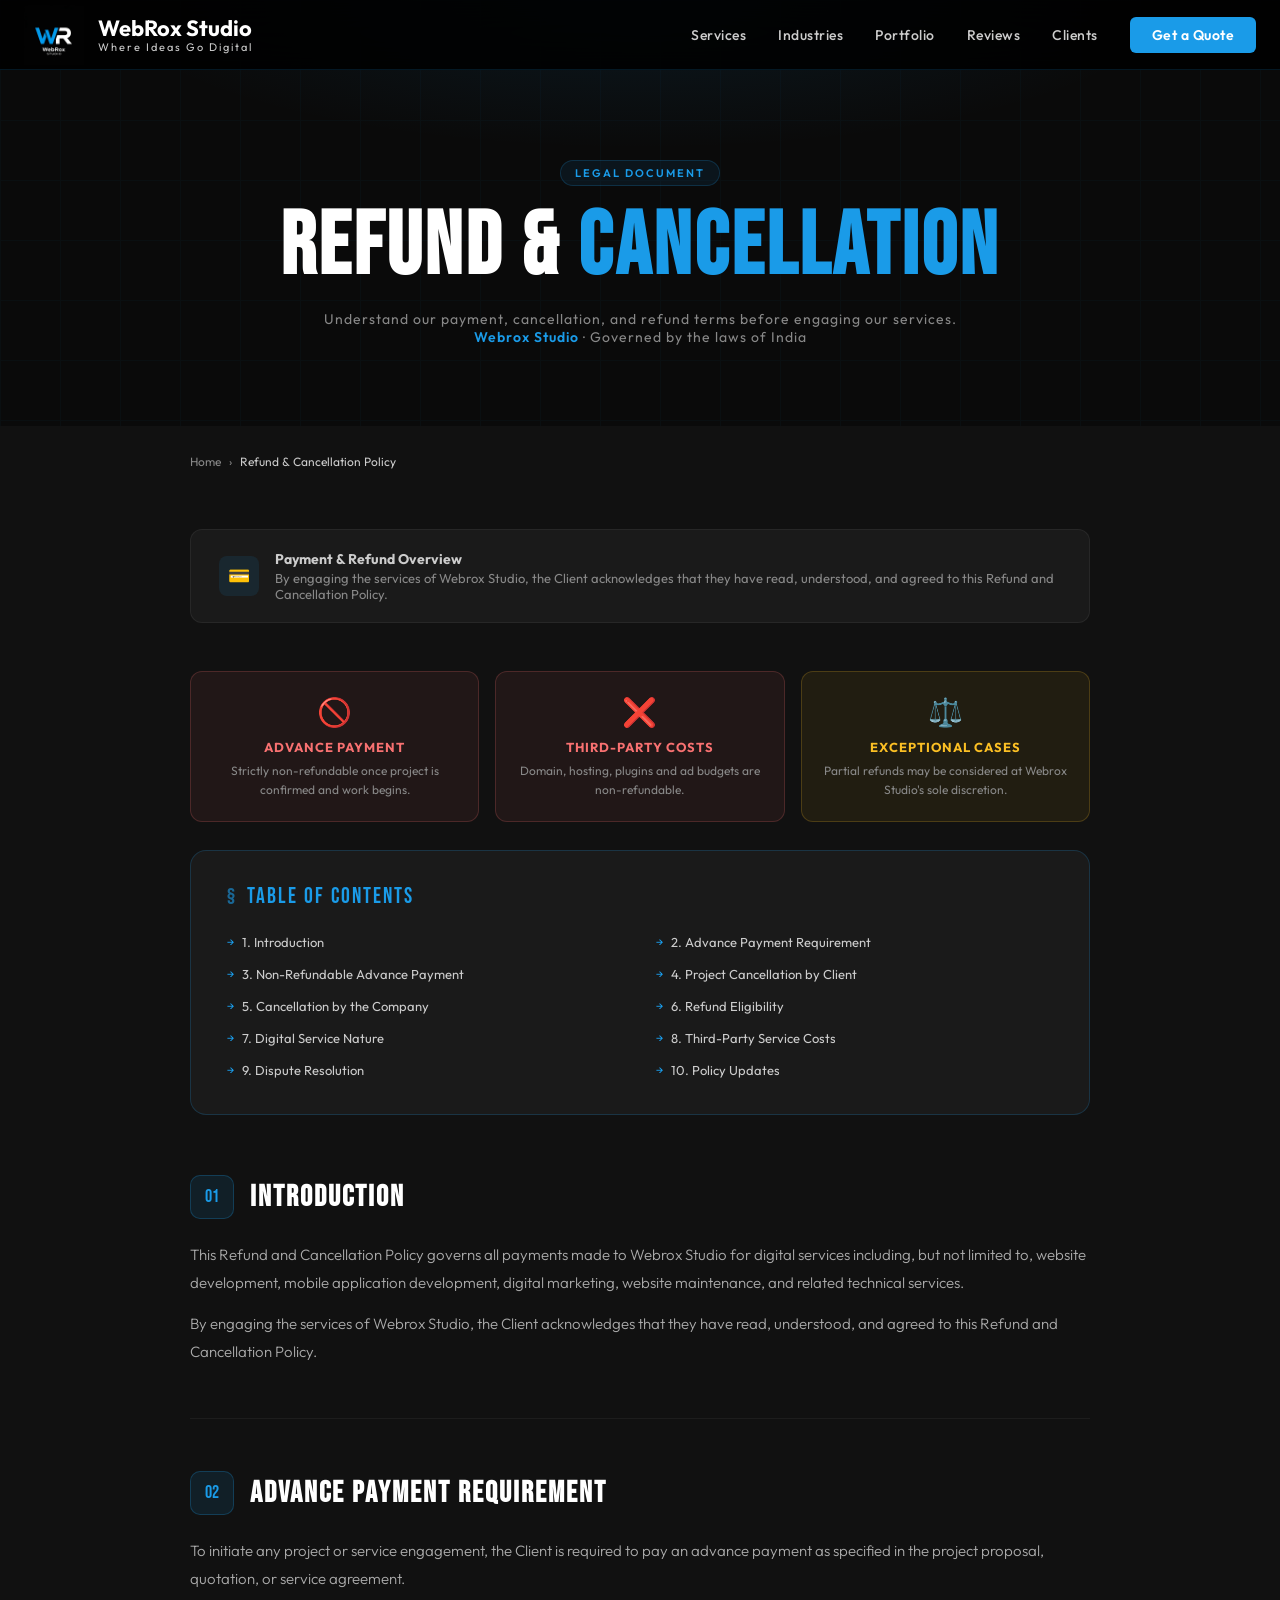
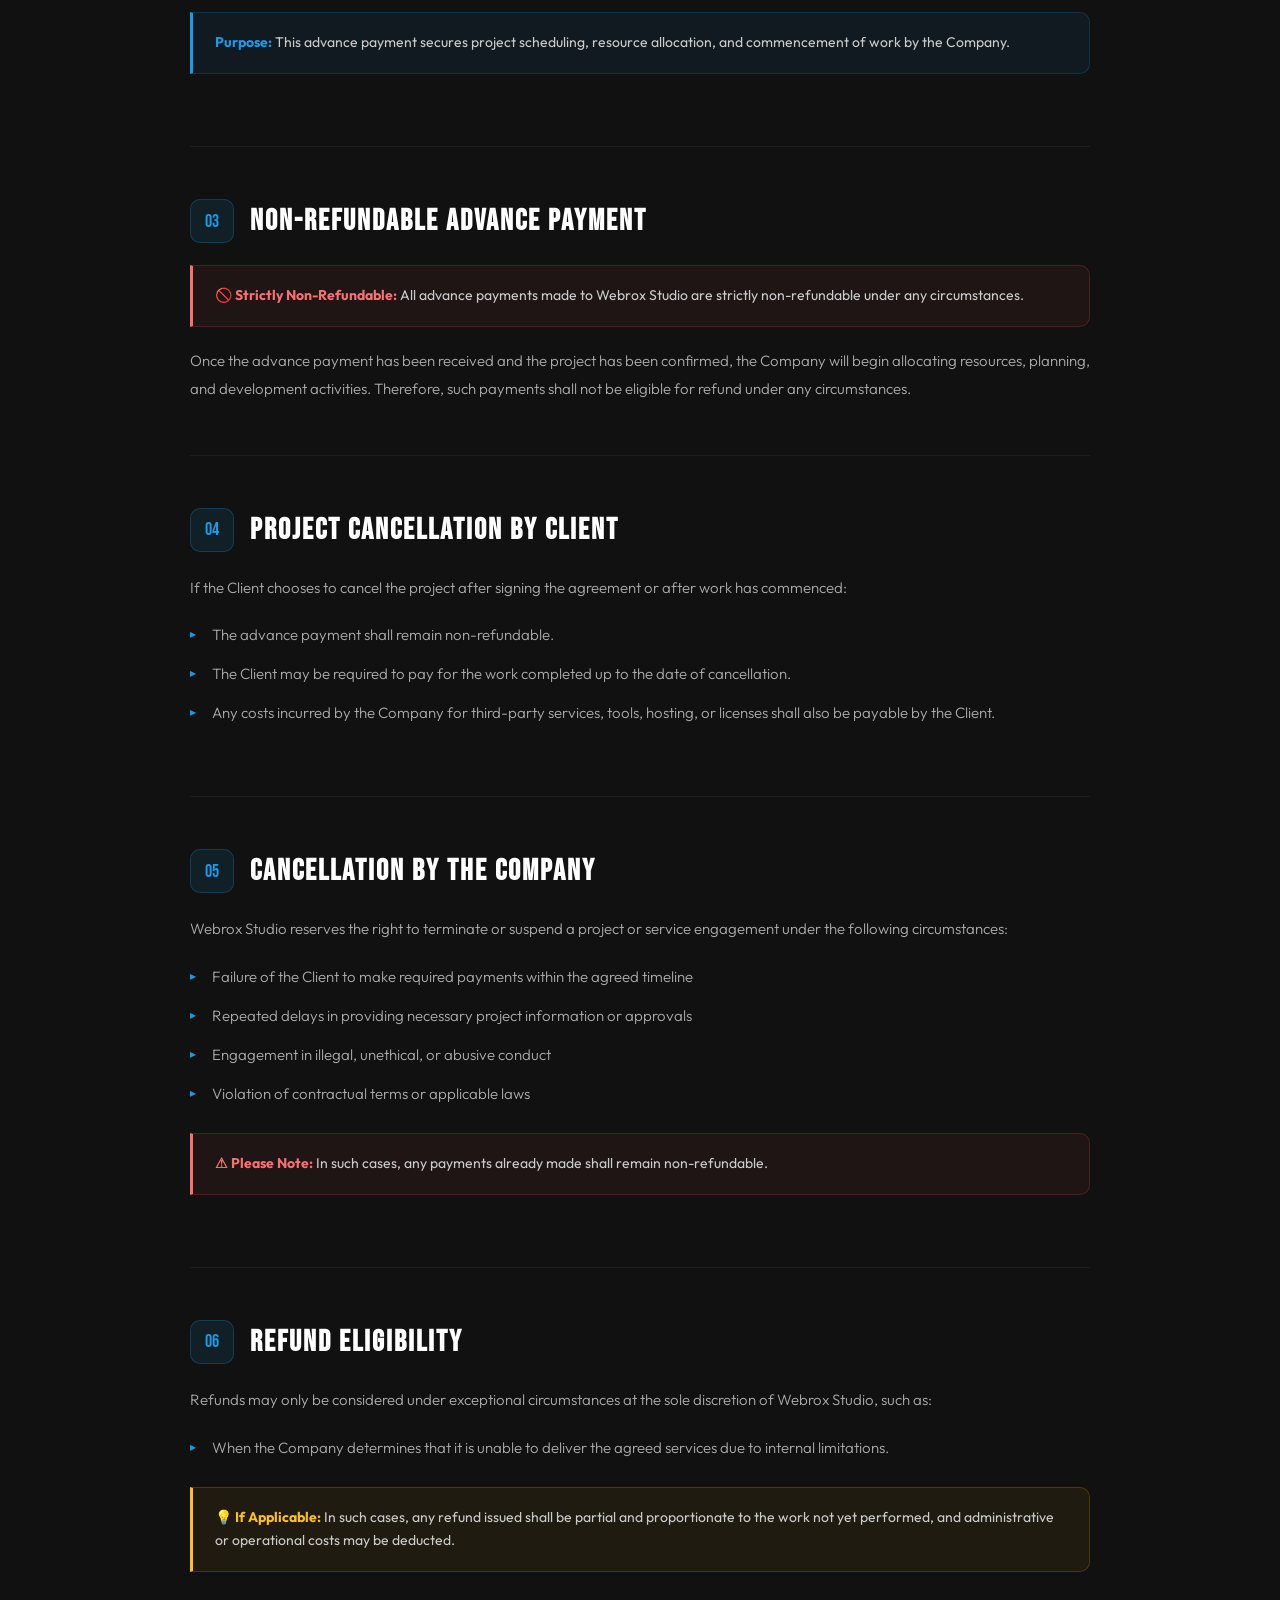
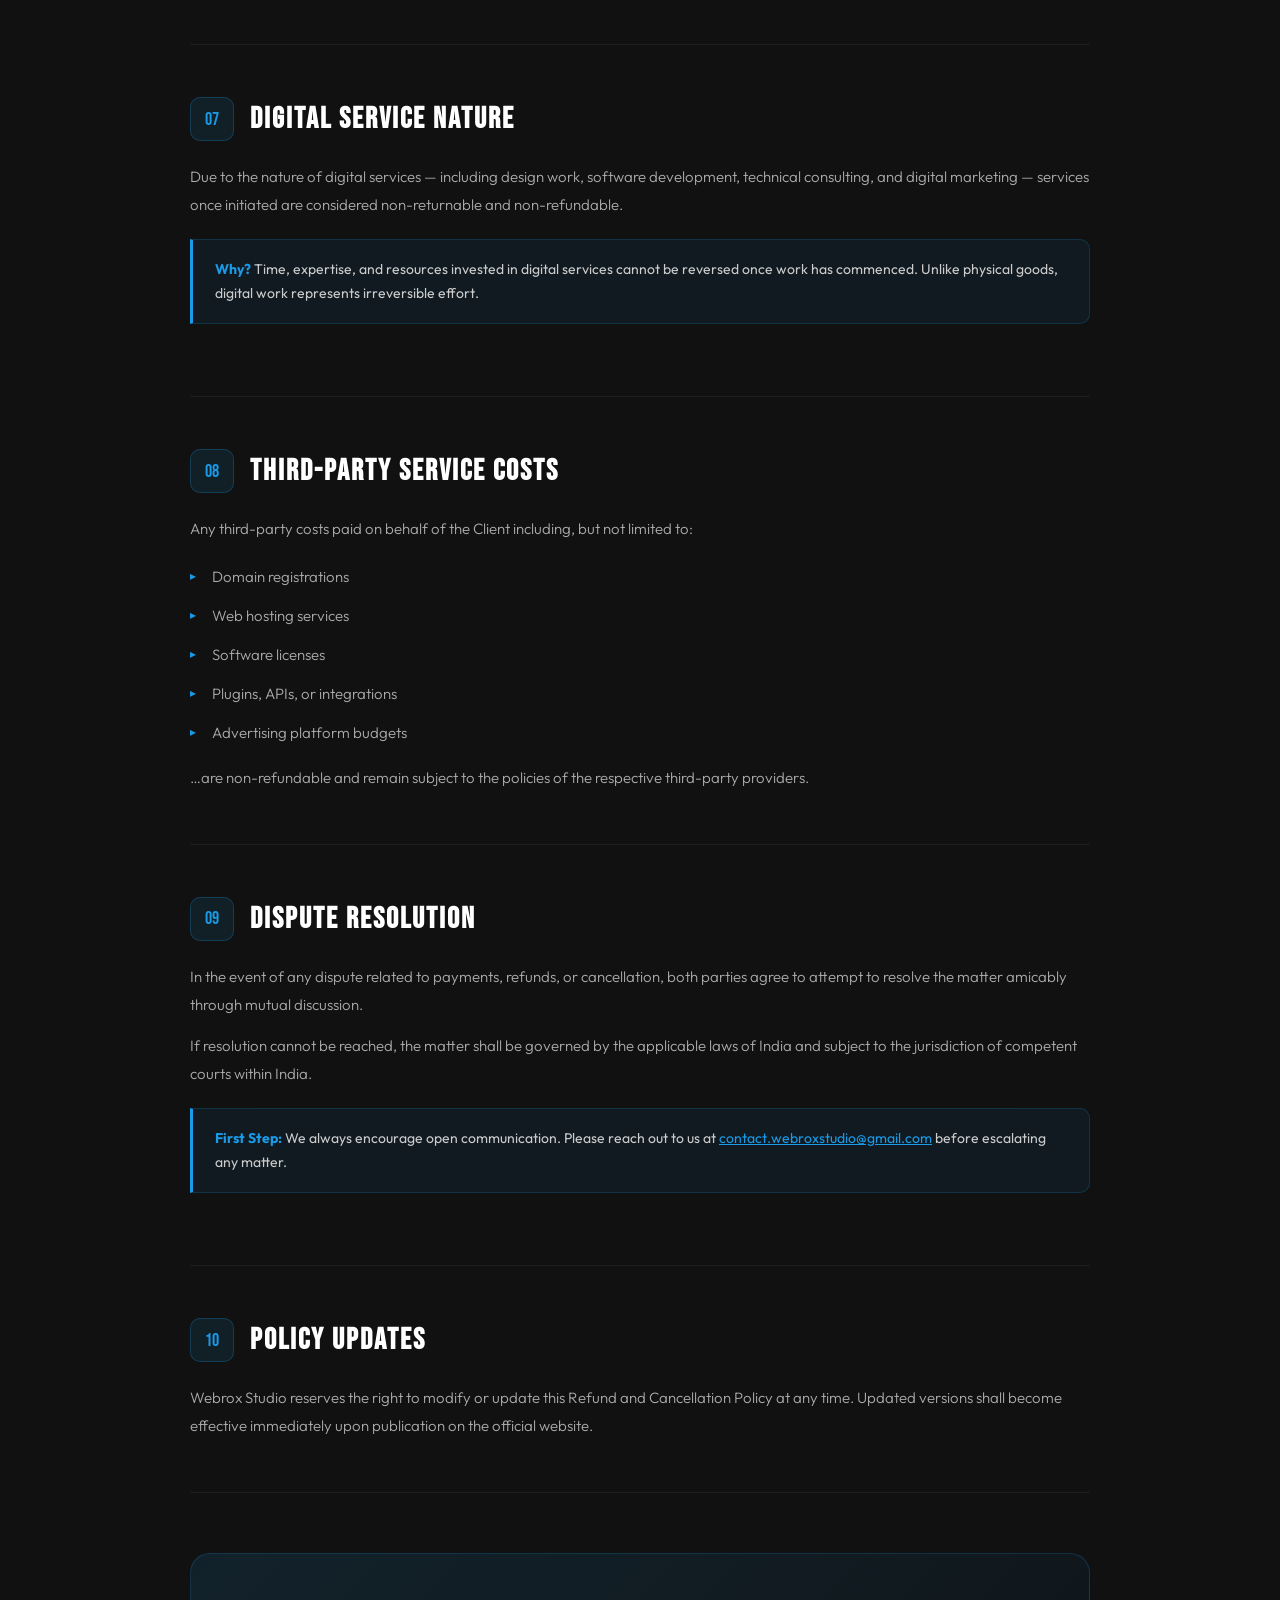
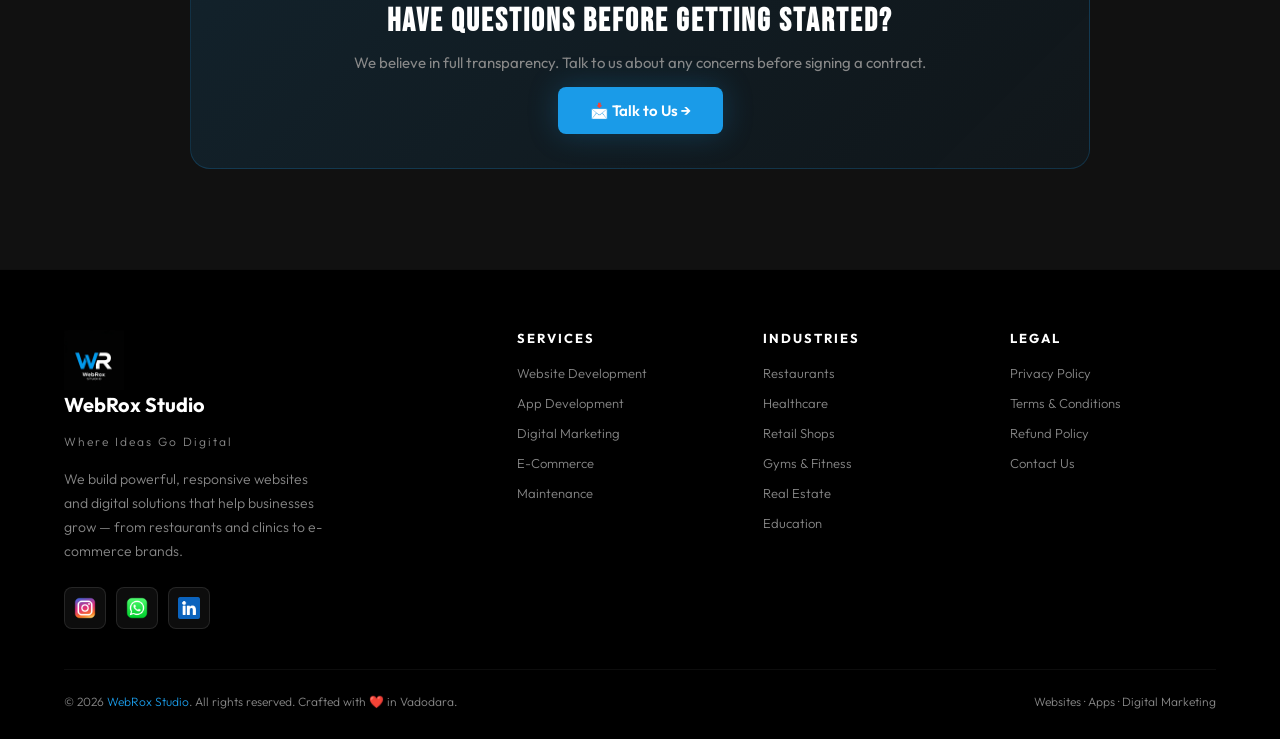
<file: Refund.html>
<!DOCTYPE html>
<html lang="en">
<head>
<meta charset="UTF-8">
<meta name="viewport" content="width=device-width, initial-scale=1.0">
<title>Refund &amp; Cancellation Policy – WebRox Studio</title>
<link href="https://fonts.googleapis.com/css2?family=Bebas+Neue&family=Outfit:wght@300;400;500;600;700;800&display=swap" rel="stylesheet">
    <!-- Favicon -->
    <link rel="icon" type="image/x-icon" href="fevicon/favicon.ico">
    <link rel="icon" type="image/png" sizes="16x16" href="fevicon/favicon-16x16.png">
    <link rel="icon" type="image/png" sizes="32x32" href="fevicon/favicon-32x32.png">
    <link rel="apple-touch-icon" sizes="180x180" href="fevicon/apple-touch-icon.png">
    <link rel="icon" type="image/png" sizes="192x192" href="fevicon/android-chrome-192x192.png">
    <link rel="icon" type="image/png" sizes="512x512" href="fevicon/android-chrome-512x512.png">
    <link rel="manifest" href="fevicon/site.webmanifest">
<link rel="stylesheet" href="style.css" type="text/css">
<style>
  .policy-hero {
    padding: 160px 5% 80px;
    background: var(--dark);
    position: relative;
    overflow: hidden;
    text-align: center;
  }
  .policy-hero::before {
    content: '';
    position: absolute; inset: 0; z-index: 0;
    background: radial-gradient(ellipse 60% 50% at 50% 0%, rgba(26,155,232,0.10) 0%, transparent 70%);
  }
  .policy-hero-grid {
    position: absolute; inset: 0; z-index: 0; opacity: 0.03;
    background-image: linear-gradient(var(--blue) 1px, transparent 1px),
                      linear-gradient(90deg, var(--blue) 1px, transparent 1px);
    background-size: 60px 60px;
  }
  .policy-hero-inner { position: relative; z-index: 1; max-width: 860px; margin: 0 auto; }
  .policy-hero .section-tag { margin-bottom: 20px; }
  .policy-hero h1 {
    font-family: 'Bebas Neue', sans-serif;
    font-size: clamp(48px, 7vw, 88px);
    letter-spacing: 3px; line-height: 0.95;
    margin-bottom: 20px;
  }
  .policy-hero h1 span { color: var(--blue); }
  .policy-hero .hero-meta {
    font-size: 14px; color: var(--gray);
    margin-top: 20px; letter-spacing: 1px;
  }
  .policy-hero .hero-meta strong { color: var(--blue); font-weight: 600; }

  .policy-body { background: var(--dark2); padding: 0 5% 100px; }
  .policy-wrap { max-width: 900px; margin: 0 auto; padding-top: 60px; }

  .toc {
    background: var(--dark3);
    border: 1px solid rgba(26,155,232,0.2);
    border-radius: 16px; padding: 32px 36px; margin-bottom: 60px;
  }
  .toc-title {
    font-family: 'Bebas Neue', sans-serif;
    font-size: 22px; letter-spacing: 2px; color: var(--blue);
    margin-bottom: 20px; display: flex; align-items: center; gap: 10px;
  }
  .toc-title::before { content: '§'; font-size: 20px; opacity: 0.6; }
  .toc-list { list-style: none; display: grid; grid-template-columns: 1fr 1fr; gap: 8px 32px; }
  .toc-list li a {
    color: var(--gray-light); text-decoration: none; font-size: 13px;
    font-weight: 400; transition: color .2s;
    display: flex; align-items: center; gap: 8px; padding: 4px 0;
  }
  .toc-list li a::before { content: '→'; color: var(--blue); font-size: 11px; flex-shrink: 0; }
  .toc-list li a:hover { color: var(--blue); }

  .policy-section {
    margin-bottom: 52px; padding-bottom: 52px;
    border-bottom: 1px solid rgba(255,255,255,0.05);
  }
  .policy-section:last-child { border-bottom: none; }
  .policy-section-head { display: flex; align-items: center; gap: 16px; margin-bottom: 22px; }
  .section-num {
    width: 44px; height: 44px; border-radius: 10px;
    background: rgba(26,155,232,0.1); border: 1px solid rgba(26,155,232,0.25);
    display: flex; align-items: center; justify-content: center;
    font-family: 'Bebas Neue', sans-serif; font-size: 18px; color: var(--blue); flex-shrink: 0;
  }
  .policy-section h2 {
    font-family: 'Bebas Neue', sans-serif;
    font-size: clamp(22px, 3vw, 30px); letter-spacing: 2px; line-height: 1; color: var(--white);
  }
  .policy-section p {
    font-size: 15px; color: rgba(255,255,255,0.65);
    line-height: 1.85; font-weight: 300; margin-bottom: 14px;
  }
  .policy-section p:last-child { margin-bottom: 0; }
  .policy-section ul { list-style: none; margin: 12px 0; padding: 0; }
  .policy-section ul li {
    font-size: 15px; color: rgba(255,255,255,0.65);
    line-height: 1.8; font-weight: 300;
    padding: 6px 0 6px 22px; position: relative;
  }
  .policy-section ul li::before {
    content: '▸'; color: var(--blue); position: absolute; left: 0; font-size: 12px; top: 8px;
  }
  .policy-highlight {
    background: rgba(26,155,232,0.07); border: 1px solid rgba(26,155,232,0.2);
    border-left: 3px solid var(--blue); border-radius: 0 10px 10px 0;
    padding: 18px 22px; margin: 20px 0;
    font-size: 14px; color: var(--gray-light); line-height: 1.7; font-weight: 400;
  }
  .policy-highlight strong { color: var(--blue); font-weight: 700; }
  .policy-warning {
    background: rgba(255,80,80,0.06); border: 1px solid rgba(255,80,80,0.2);
    border-left: 3px solid #f87171; border-radius: 0 10px 10px 0;
    padding: 18px 22px; margin: 20px 0;
    font-size: 14px; color: var(--gray-light); line-height: 1.7; font-weight: 400;
  }
  .policy-warning strong { color: #f87171; font-weight: 700; }
  .policy-info {
    background: rgba(255,180,0,0.06); border: 1px solid rgba(255,180,0,0.2);
    border-left: 3px solid #fbbf24; border-radius: 0 10px 10px 0;
    padding: 18px 22px; margin: 20px 0;
    font-size: 14px; color: var(--gray-light); line-height: 1.7; font-weight: 400;
  }
  .policy-info strong { color: #fbbf24; font-weight: 700; }
  .last-updated {
    background: var(--dark3); border: 1px solid rgba(255,255,255,0.06);
    border-radius: 12px; padding: 20px 28px;
    display: flex; align-items: center; gap: 16px;
    margin-bottom: 48px; font-size: 13px; color: var(--gray);
  }
  .last-updated-icon {
    width: 40px; height: 40px; border-radius: 8px;
    background: rgba(26,155,232,0.1);
    display: flex; align-items: center; justify-content: center;
    font-size: 18px; flex-shrink: 0;
  }
  .last-updated strong { color: var(--gray-light); font-size: 14px; display: block; margin-bottom: 2px; }
  .policy-contact {
    background: linear-gradient(135deg, rgba(26,155,232,0.12), rgba(13,126,196,0.05));
    border: 1px solid rgba(26,155,232,0.2); border-radius: 20px;
    padding: 48px 40px; text-align: center; margin-top: 60px;
  }
  .policy-contact h3 {
    font-family: 'Bebas Neue', sans-serif;
    font-size: 32px; letter-spacing: 2px; margin-bottom: 12px;
  }
  .policy-contact p { font-size: 15px; color: var(--gray); margin-bottom: 28px; }
  .breadcrumb {
    max-width: 900px; margin: 0 auto; padding: 28px 0 0;
    display: flex; align-items: center; gap: 8px; font-size: 12px; color: var(--gray);
  }
  .breadcrumb a { color: var(--gray); text-decoration: none; transition: color .2s; }
  .breadcrumb a:hover { color: var(--blue); }

  /* Summary cards */
  .refund-summary {
    display: grid; grid-template-columns: repeat(auto-fit, minmax(220px, 1fr));
    gap: 16px; margin: 28px 0;
  }
  .summary-card {
    border-radius: 12px; padding: 22px 20px; text-align: center;
  }
  .summary-card.no {
    background: rgba(248, 113, 113, 0.07);
    border: 1px solid rgba(248, 113, 113, 0.2);
  }
  .summary-card.yes {
    background: rgba(74, 222, 128, 0.07);
    border: 1px solid rgba(74, 222, 128, 0.2);
  }
  .summary-card.maybe {
    background: rgba(251, 191, 36, 0.07);
    border: 1px solid rgba(251, 191, 36, 0.2);
  }
  .summary-icon { font-size: 28px; margin-bottom: 10px; }
  .summary-card h4 { font-size: 13px; font-weight: 700; letter-spacing: 1px; text-transform: uppercase; margin-bottom: 6px; }
  .summary-card.no h4 { color: #f87171; }
  .summary-card.yes h4 { color: #4ade80; }
  .summary-card.maybe h4 { color: #fbbf24; }
  .summary-card p { font-size: 12px; color: var(--gray); line-height: 1.6; }

  @media (max-width: 600px) {
    .toc-list { grid-template-columns: 1fr; }
    .policy-contact { padding: 32px 20px; }
    .refund-summary { grid-template-columns: 1fr; }
  }
</style>
</head>
<body>

<!-- HEADER -->
<header id="header">
  <div class="header-inner">
    <a class="logo" href="index.html">
      <img src="images/logo.jpeg" alt="WebRox Studio Logo" class="logo-img">
      <div class="logo-text">
        <h2>WebRox Studio</h2>
        <p>Where Ideas Go Digital</p>
      </div>
    </a>
    <nav>
      <a href="index.html#services">Services</a>
      <a href="index.html#industries">Industries</a>
      <a href="index.html#portfolio">Portfolio</a>
      <a href="index.html#reviews">Reviews</a>
      <a href="index.html#clients">Clients</a>
      <a href="index.html#contact" class="nav-cta">Get a Quote</a>
    </nav>
    <div class="hamburger" id="hamburger">
      <span></span><span></span><span></span>
    </div>
  </div>
</header>

<!-- MOBILE MENU -->
<div class="mobile-menu" id="mobileMenu">
  <button class="mobile-close" id="mobileClose">✕</button>
  <a href="index.html#services" onclick="closeMobile()">Services</a>
  <a href="index.html#industries" onclick="closeMobile()">Industries</a>
  <a href="index.html#portfolio" onclick="closeMobile()">Portfolio</a>
  <a href="index.html#reviews" onclick="closeMobile()">Reviews</a>
  <a href="index.html#clients" onclick="closeMobile()">Clients</a>
  <a href="index.html#contact" onclick="closeMobile()">Get a Quote</a>
</div>

<!-- HERO -->
<section class="policy-hero">
  <div class="policy-hero-grid"></div>
  <div class="policy-hero-inner">
    <div class="section-tag reveal">Legal Document</div>
    <h1 class="reveal">REFUND &amp; <span>CANCELLATION</span></h1>
    <p class="hero-meta reveal">Understand our payment, cancellation, and refund terms before engaging our services.<br>
    <strong>Webrox Studio</strong> · Governed by the laws of India</p>
  </div>
</section>

<!-- BODY -->
<div class="policy-body">
  <div class="breadcrumb">
    <a href="index.html">Home</a>
    <span>›</span>
    <span style="color:var(--gray-light)">Refund &amp; Cancellation Policy</span>
  </div>

  <div class="policy-wrap">

    <div class="last-updated reveal">
      <div class="last-updated-icon">💳</div>
      <div>
        <strong>Payment &amp; Refund Overview</strong>
        By engaging the services of Webrox Studio, the Client acknowledges that they have read, understood, and agreed to this Refund and Cancellation Policy.
      </div>
    </div>

    <!-- Quick Summary Cards -->
    <div class="refund-summary reveal">
      <div class="summary-card no">
        <div class="summary-icon">🚫</div>
        <h4>Advance Payment</h4>
        <p>Strictly non-refundable once project is confirmed and work begins.</p>
      </div>
      <div class="summary-card no">
        <div class="summary-icon">❌</div>
        <h4>Third-Party Costs</h4>
        <p>Domain, hosting, plugins and ad budgets are non-refundable.</p>
      </div>
      <div class="summary-card maybe">
        <div class="summary-icon">⚖️</div>
        <h4>Exceptional Cases</h4>
        <p>Partial refunds may be considered at Webrox Studio's sole discretion.</p>
      </div>
    </div>

    <div class="toc reveal">
      <div class="toc-title">Table of Contents</div>
      <ul class="toc-list">
        <li><a href="#s1">1. Introduction</a></li>
        <li><a href="#s2">2. Advance Payment Requirement</a></li>
        <li><a href="#s3">3. Non-Refundable Advance Payment</a></li>
        <li><a href="#s4">4. Project Cancellation by Client</a></li>
        <li><a href="#s5">5. Cancellation by the Company</a></li>
        <li><a href="#s6">6. Refund Eligibility</a></li>
        <li><a href="#s7">7. Digital Service Nature</a></li>
        <li><a href="#s8">8. Third-Party Service Costs</a></li>
        <li><a href="#s9">9. Dispute Resolution</a></li>
        <li><a href="#s10">10. Policy Updates</a></li>
      </ul>
    </div>

    <!-- Section 1 -->
    <div class="policy-section reveal" id="s1">
      <div class="policy-section-head">
        <div class="section-num">01</div>
        <h2>Introduction</h2>
      </div>
      <p>This Refund and Cancellation Policy governs all payments made to Webrox Studio for digital services including, but not limited to, website development, mobile application development, digital marketing, website maintenance, and related technical services.</p>
      <p>By engaging the services of Webrox Studio, the Client acknowledges that they have read, understood, and agreed to this Refund and Cancellation Policy.</p>
    </div>

    <!-- Section 2 -->
    <div class="policy-section reveal" id="s2">
      <div class="policy-section-head">
        <div class="section-num">02</div>
        <h2>Advance Payment Requirement</h2>
      </div>
      <p>To initiate any project or service engagement, the Client is required to pay an advance payment as specified in the project proposal, quotation, or service agreement.</p>
      <div class="policy-highlight">
        <strong>Purpose:</strong> This advance payment secures project scheduling, resource allocation, and commencement of work by the Company.
      </div>
    </div>

    <!-- Section 3 -->
    <div class="policy-section reveal" id="s3">
      <div class="policy-section-head">
        <div class="section-num">03</div>
        <h2>Non-Refundable Advance Payment</h2>
      </div>
      <div class="policy-warning">
        <strong>🚫 Strictly Non-Refundable:</strong> All advance payments made to Webrox Studio are strictly non-refundable under any circumstances.
      </div>
      <p>Once the advance payment has been received and the project has been confirmed, the Company will begin allocating resources, planning, and development activities. Therefore, such payments shall not be eligible for refund under any circumstances.</p>
    </div>

    <!-- Section 4 -->
    <div class="policy-section reveal" id="s4">
      <div class="policy-section-head">
        <div class="section-num">04</div>
        <h2>Project Cancellation by Client</h2>
      </div>
      <p>If the Client chooses to cancel the project after signing the agreement or after work has commenced:</p>
      <ul>
        <li>The advance payment shall remain non-refundable.</li>
        <li>The Client may be required to pay for the work completed up to the date of cancellation.</li>
        <li>Any costs incurred by the Company for third-party services, tools, hosting, or licenses shall also be payable by the Client.</li>
      </ul>
    </div>

    <!-- Section 5 -->
    <div class="policy-section reveal" id="s5">
      <div class="policy-section-head">
        <div class="section-num">05</div>
        <h2>Cancellation by the Company</h2>
      </div>
      <p>Webrox Studio reserves the right to terminate or suspend a project or service engagement under the following circumstances:</p>
      <ul>
        <li>Failure of the Client to make required payments within the agreed timeline</li>
        <li>Repeated delays in providing necessary project information or approvals</li>
        <li>Engagement in illegal, unethical, or abusive conduct</li>
        <li>Violation of contractual terms or applicable laws</li>
      </ul>
      <div class="policy-warning">
        <strong>⚠ Please Note:</strong> In such cases, any payments already made shall remain non-refundable.
      </div>
    </div>

    <!-- Section 6 -->
    <div class="policy-section reveal" id="s6">
      <div class="policy-section-head">
        <div class="section-num">06</div>
        <h2>Refund Eligibility</h2>
      </div>
      <p>Refunds may only be considered under exceptional circumstances at the sole discretion of Webrox Studio, such as:</p>
      <ul>
        <li>When the Company determines that it is unable to deliver the agreed services due to internal limitations.</li>
      </ul>
      <div class="policy-info">
        <strong>💡 If Applicable:</strong> In such cases, any refund issued shall be partial and proportionate to the work not yet performed, and administrative or operational costs may be deducted.
      </div>
    </div>

    <!-- Section 7 -->
    <div class="policy-section reveal" id="s7">
      <div class="policy-section-head">
        <div class="section-num">07</div>
        <h2>Digital Service Nature</h2>
      </div>
      <p>Due to the nature of digital services — including design work, software development, technical consulting, and digital marketing — services once initiated are considered non-returnable and non-refundable.</p>
      <div class="policy-highlight">
        <strong>Why?</strong> Time, expertise, and resources invested in digital services cannot be reversed once work has commenced. Unlike physical goods, digital work represents irreversible effort.
      </div>
    </div>

    <!-- Section 8 -->
    <div class="policy-section reveal" id="s8">
      <div class="policy-section-head">
        <div class="section-num">08</div>
        <h2>Third-Party Service Costs</h2>
      </div>
      <p>Any third-party costs paid on behalf of the Client including, but not limited to:</p>
      <ul>
        <li>Domain registrations</li>
        <li>Web hosting services</li>
        <li>Software licenses</li>
        <li>Plugins, APIs, or integrations</li>
        <li>Advertising platform budgets</li>
      </ul>
      <p>…are non-refundable and remain subject to the policies of the respective third-party providers.</p>
    </div>

    <!-- Section 9 -->
    <div class="policy-section reveal" id="s9">
      <div class="policy-section-head">
        <div class="section-num">09</div>
        <h2>Dispute Resolution</h2>
      </div>
      <p>In the event of any dispute related to payments, refunds, or cancellation, both parties agree to attempt to resolve the matter amicably through mutual discussion.</p>
      <p>If resolution cannot be reached, the matter shall be governed by the applicable laws of India and subject to the jurisdiction of competent courts within India.</p>
      <div class="policy-highlight">
        <strong>First Step:</strong> We always encourage open communication. Please reach out to us at <a href="mailto:contact.webroxstudio@gmail.com" style="color:var(--blue)">contact.webroxstudio@gmail.com</a> before escalating any matter.
      </div>
    </div>

    <!-- Section 10 -->
    <div class="policy-section reveal" id="s10">
      <div class="policy-section-head">
        <div class="section-num">10</div>
        <h2>Policy Updates</h2>
      </div>
      <p>Webrox Studio reserves the right to modify or update this Refund and Cancellation Policy at any time. Updated versions shall become effective immediately upon publication on the official website.</p>
    </div>

    <div class="policy-contact reveal">
      <h3>Have Questions Before Getting Started?</h3>
      <p>We believe in full transparency. Talk to us about any concerns before signing a contract.</p>
      <a href="index.html#contact" class="btn-primary">📩 Talk to Us →</a>
    </div>

  </div>
</div>

<!-- FOOTER -->
<footer>
  <div class="footer-grid">
    <div class="footer-brand">
      <a class="logo" href="index.html">
        <div class="logo-wrap">
          <img src="images/logo.jpeg" alt="WebRox Studio Logo" class="logo-img">
          <div class="logo-text">
            <h2 style="font-size:20px;">WebRox Studio</h2>
            <p style="font-size:12px;">Where Ideas Go Digital</p>
          </div>
        </div>
      </a>
      <p>We build powerful, responsive websites and digital solutions that help businesses grow — from restaurants and clinics to e-commerce brands.</p>
      <div class="footer-social">
        <a href="https://www.instagram.com/webroxstudios/" target="_blank" class="social-btn">
          <img src="images/instagram (1).png" alt="Instagram">
        </a>
            <a href="https://wa.me/919265113819" target="_blank" class="social-btn">
          <img src="images/wp.png" alt="WhatsApp">
        </a>
        <a href="https://www.linkedin.com/company/webroxstudio/" target="_blank" class="social-btn">
          <img src="images/linkedin (1).png" alt="LinkedIn">
        </a>
      </div>
    </div>
    <div class="footer-col">
      <h4>Services</h4>
      <ul>
        <li><a href="index.html#services">Website Development</a></li>
        <li><a href="index.html#services">App Development</a></li>
        <li><a href="index.html#services">Digital Marketing</a></li>
        <li><a href="index.html#services">E-Commerce</a></li>
        <li><a href="index.html#services">Maintenance</a></li>
      </ul>
    </div>
    <div class="footer-col">
      <h4>Industries</h4>
      <ul>
        <li><a href="index.html#industries">Restaurants</a></li>
        <li><a href="index.html#industries">Healthcare</a></li>
        <li><a href="index.html#industries">Retail Shops</a></li>
        <li><a href="index.html#industries">Gyms &amp; Fitness</a></li>
        <li><a href="index.html#industries">Real Estate</a></li>
        <li><a href="index.html#industries">Education</a></li>
      </ul>
    </div>
    <div class="footer-col">
      <h4>Legal</h4>
      <ul>
        <li><a href="privacy.html">Privacy Policy</a></li>
        <li><a href="terms.html">Terms &amp; Conditions</a></li>
        <li><a href="refund.html">Refund Policy</a></li>
        <li><a href="index.html#contact">Contact Us</a></li>
      </ul>
    </div>
  </div>
  <div class="footer-bottom">
    <p>© 2026 <span>WebRox Studio</span>. All rights reserved. Crafted with ❤️ in Vadodara.</p>
    <p style="font-size:12px;color:var(--gray)">Websites · Apps · Digital Marketing</p>
  </div>
</footer>

<button id="back-top" onclick="window.scrollTo({top:0,behavior:'smooth'})">↑</button>

<script>
  const header = document.getElementById('header');
  window.addEventListener('scroll', () => {
    header.classList.toggle('scrolled', window.scrollY > 40);
    document.getElementById('back-top').classList.toggle('show', window.scrollY > 400);
  });
  document.getElementById('hamburger').onclick = () => document.getElementById('mobileMenu').classList.add('open');
  document.getElementById('mobileClose').onclick = closeMobile;
  function closeMobile() { document.getElementById('mobileMenu').classList.remove('open'); }
  const reveals = document.querySelectorAll('.reveal');
  const observer = new IntersectionObserver((entries) => {
    entries.forEach((e, i) => {
      if (e.isIntersecting) {
        setTimeout(() => e.target.classList.add('visible'), i * 60);
        observer.unobserve(e.target);
      }
    });
  }, { threshold: 0.08, rootMargin: '0px 0px -30px 0px' });
  reveals.forEach(r => observer.observe(r));
</script>
</body>
</html>
</file>
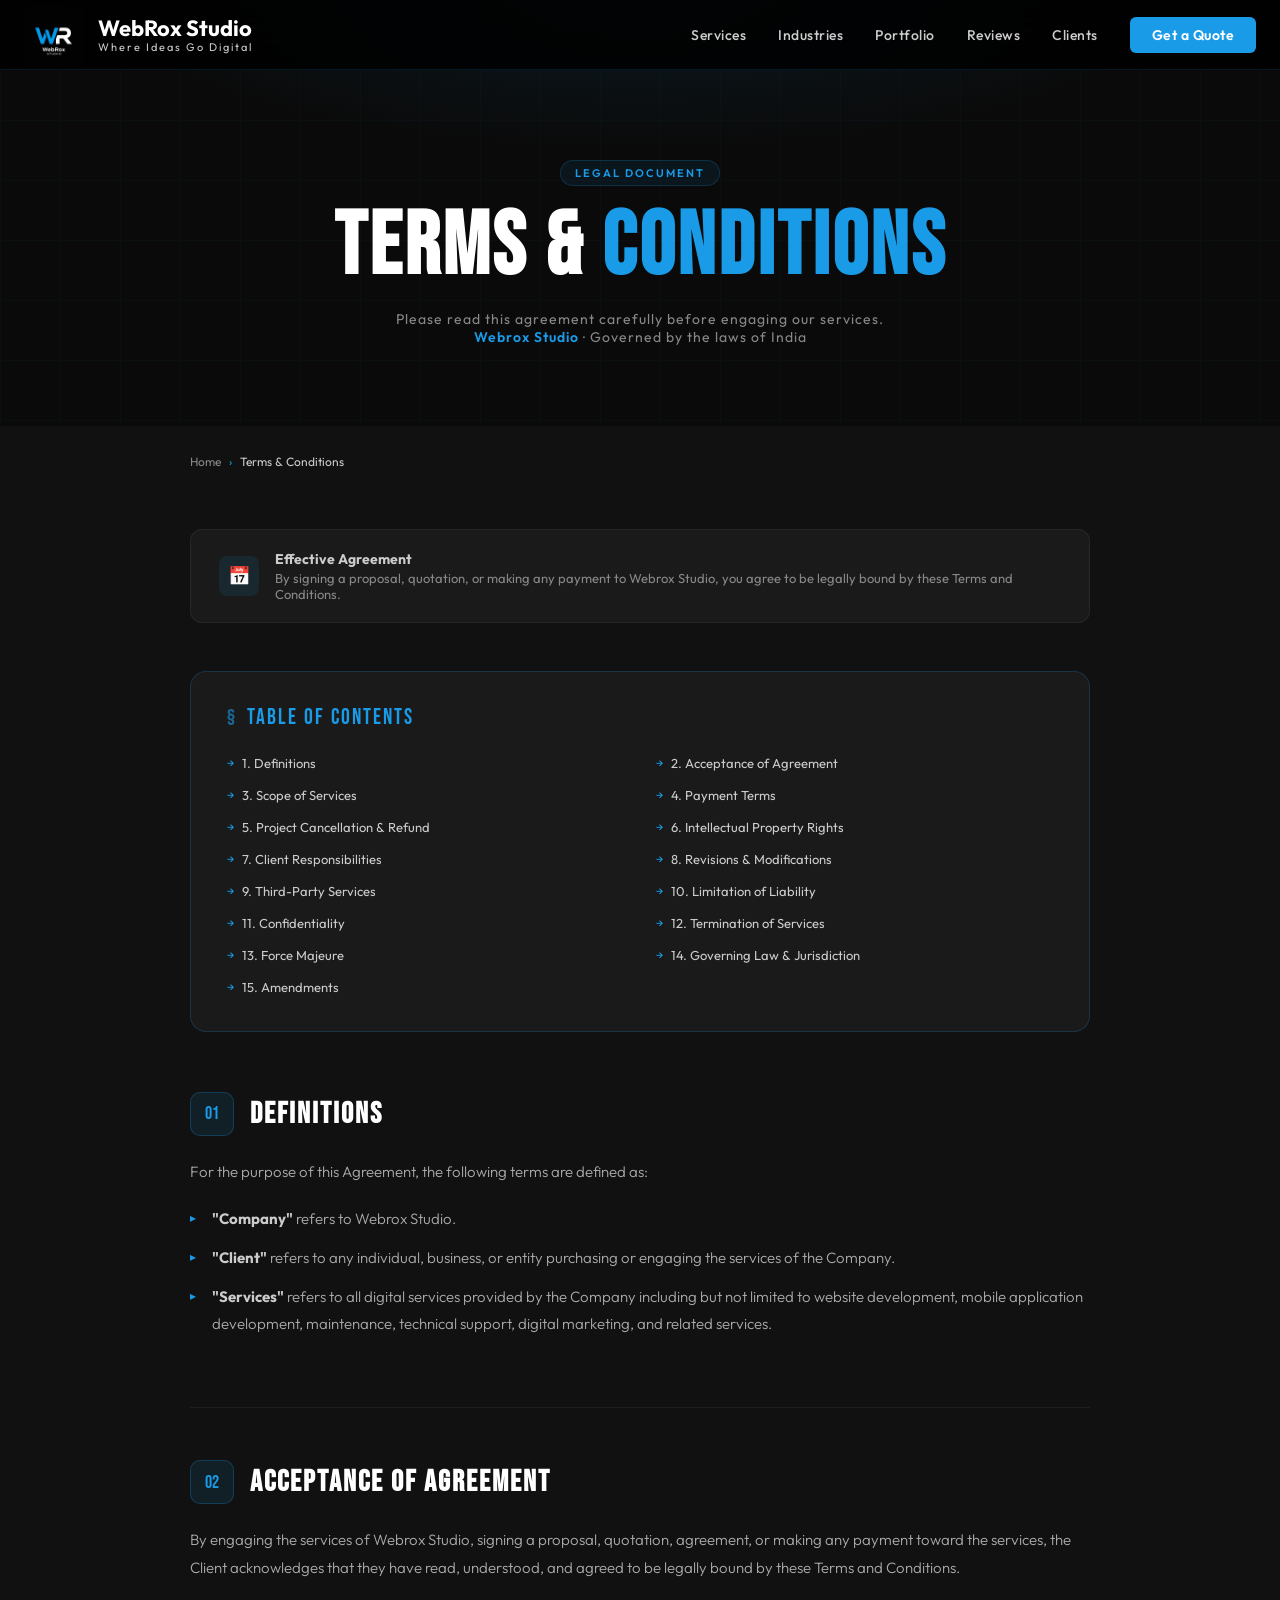
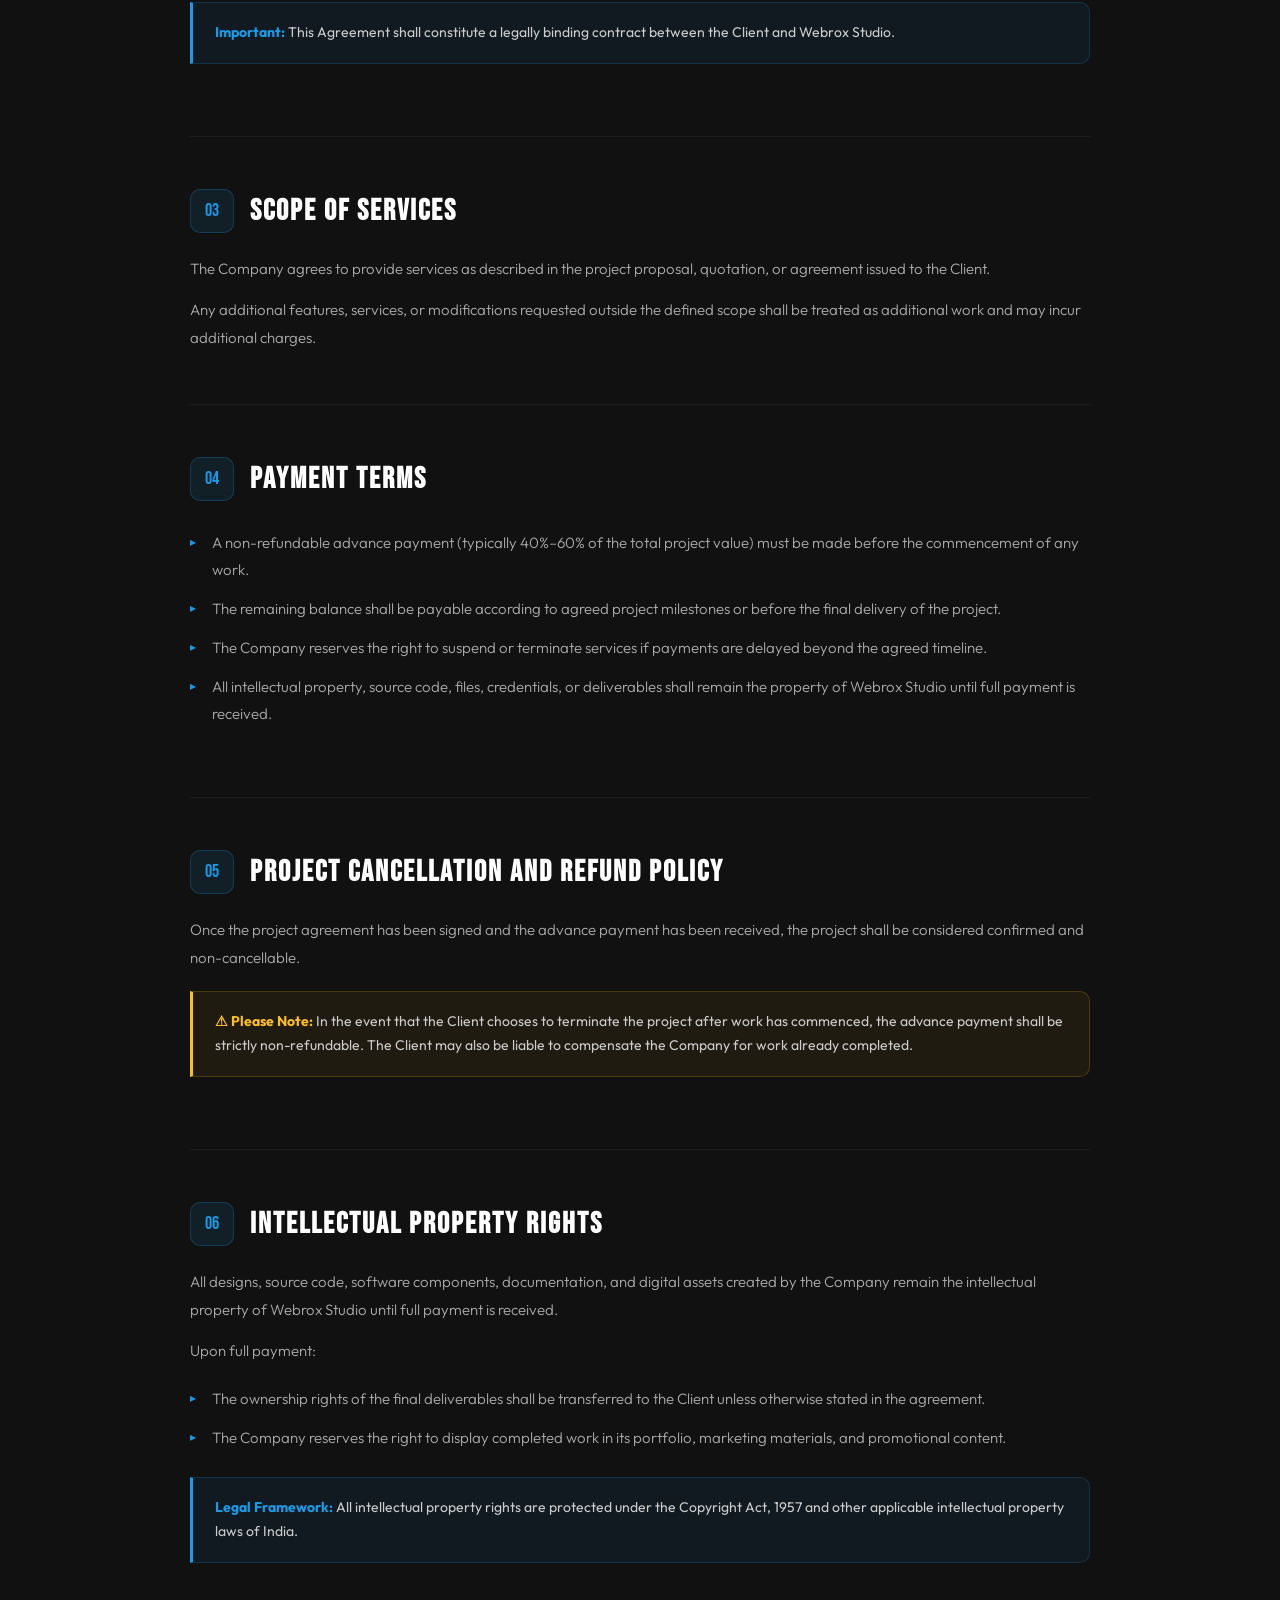
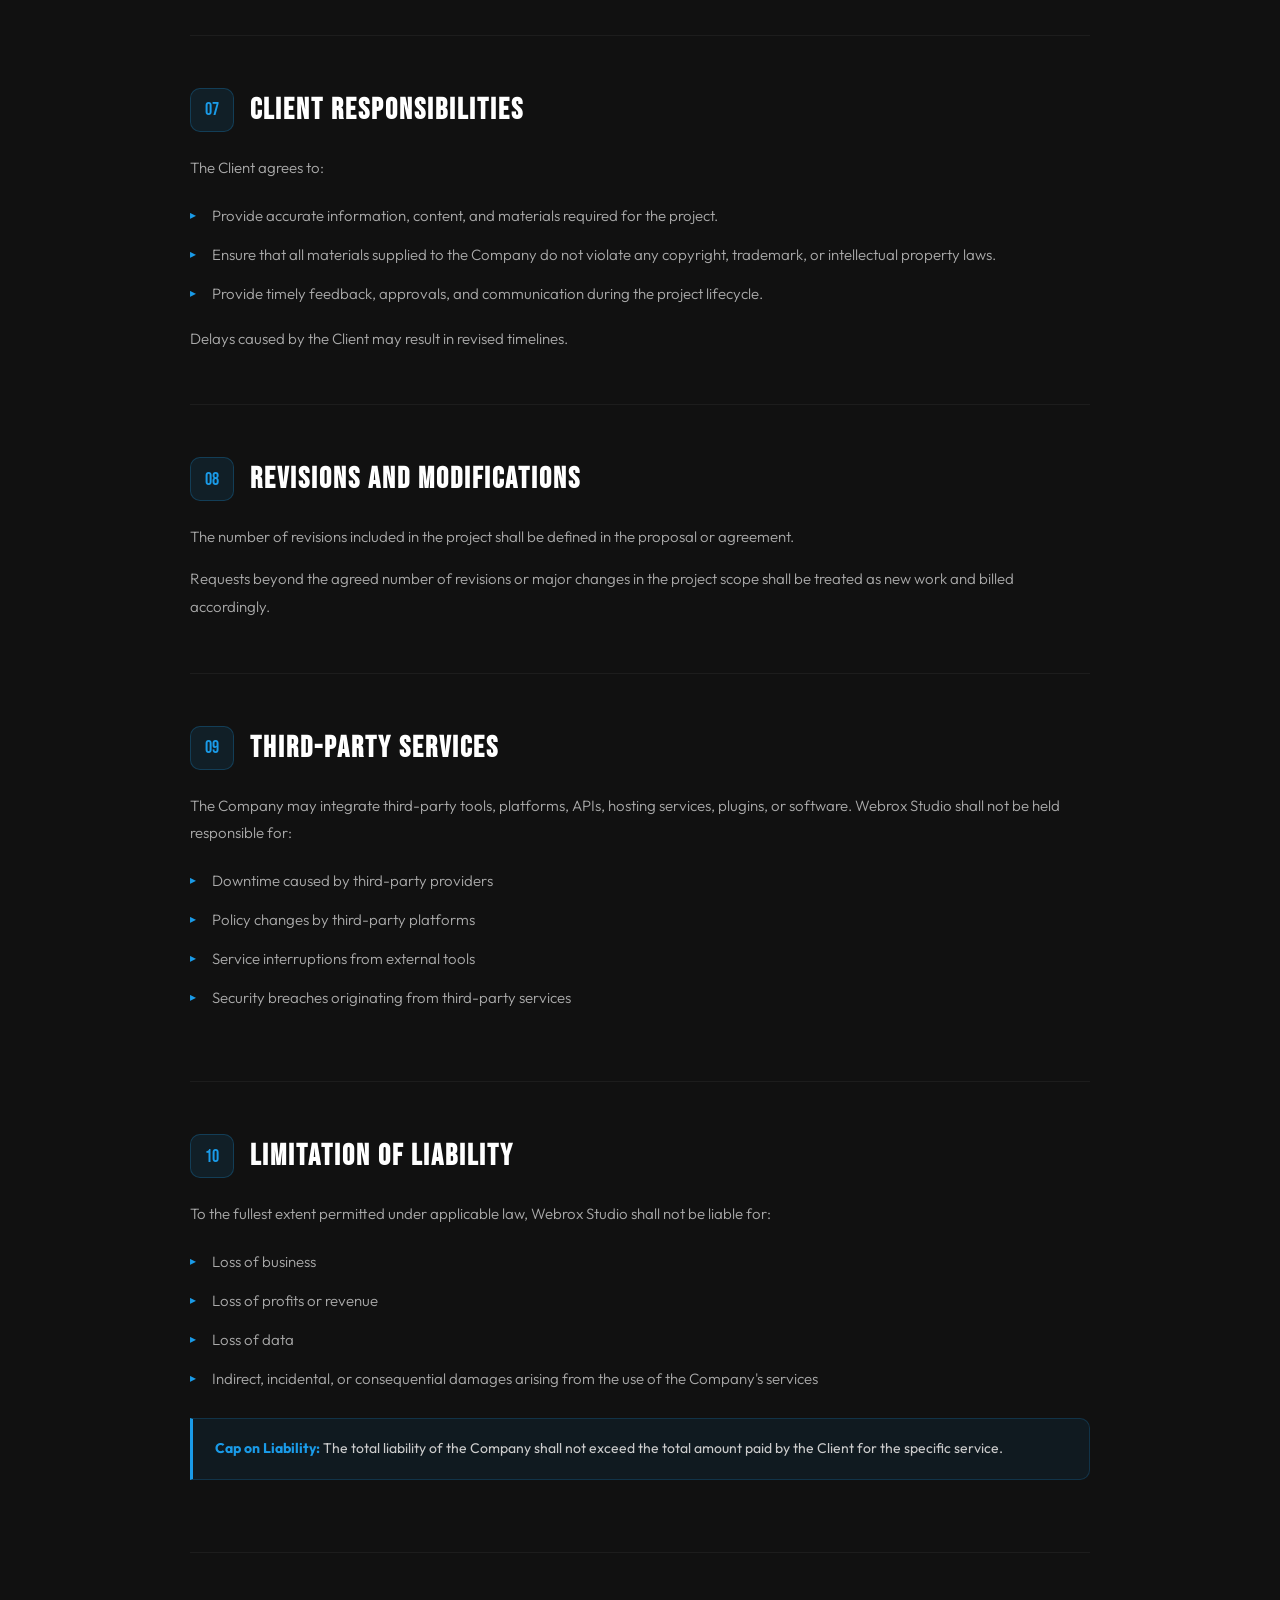
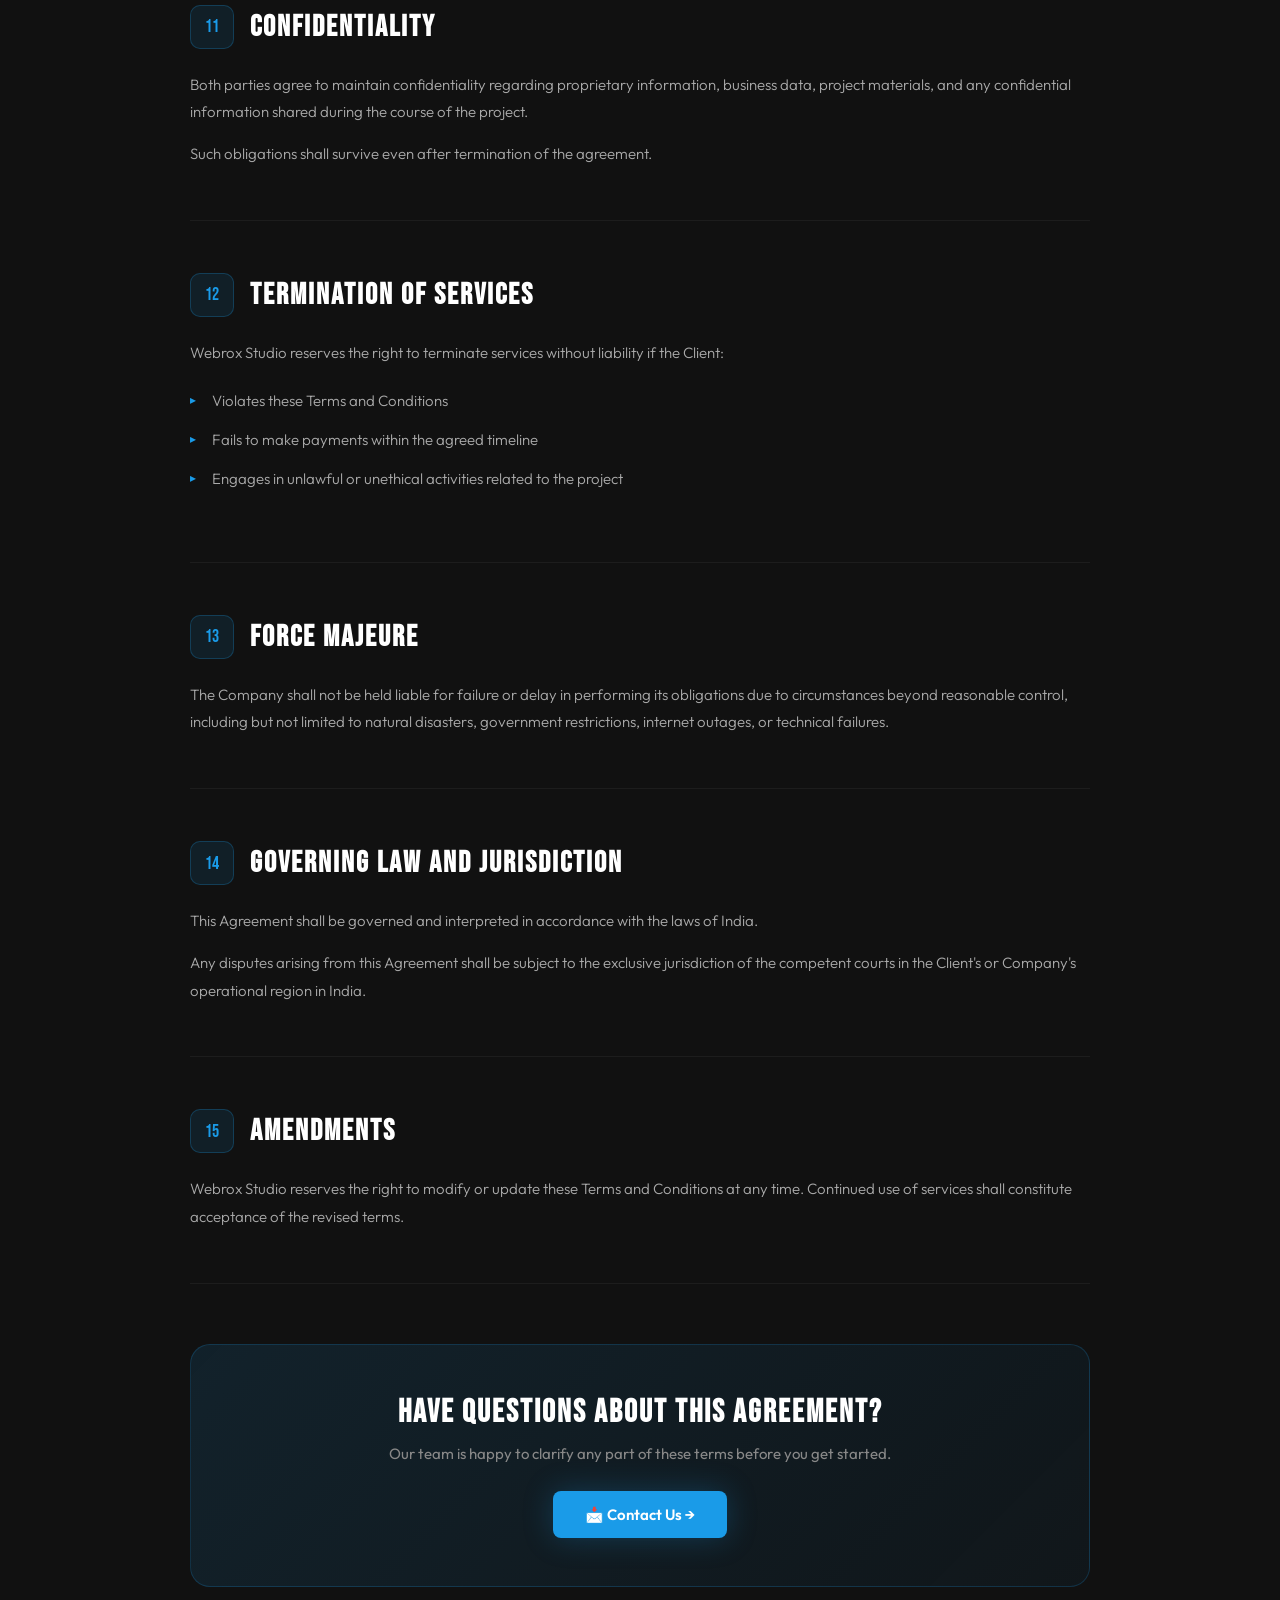
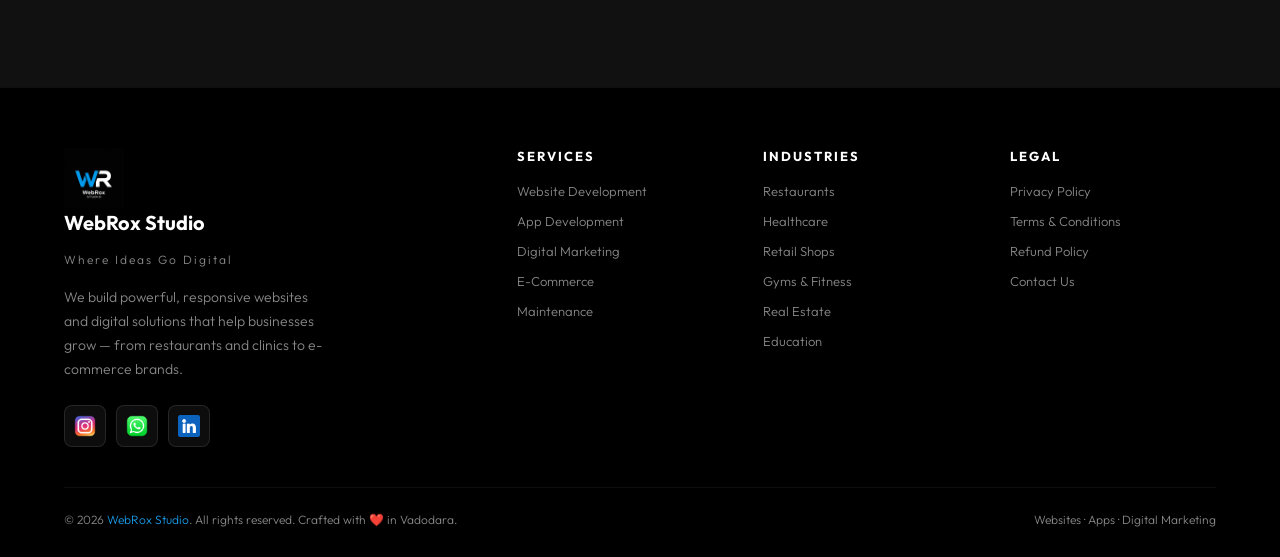
<file: terms.html>
<!DOCTYPE html>
<html lang="en">
<head>
<meta charset="UTF-8">
<meta name="viewport" content="width=device-width, initial-scale=1.0">
<title>Terms & Conditions – WebRox Studio</title>
<link href="https://fonts.googleapis.com/css2?family=Bebas+Neue&family=Outfit:wght@300;400;500;600;700;800&display=swap" rel="stylesheet">
    <!-- Favicon -->
    <link rel="icon" type="image/x-icon" href="fevicon/favicon.ico">
    <link rel="icon" type="image/png" sizes="16x16" href="fevicon/favicon-16x16.png">
    <link rel="icon" type="image/png" sizes="32x32" href="fevicon/favicon-32x32.png">
    <link rel="apple-touch-icon" sizes="180x180" href="fevicon/apple-touch-icon.png">
    <link rel="icon" type="image/png" sizes="192x192" href="fevicon/android-chrome-192x192.png">
    <link rel="icon" type="image/png" sizes="512x512" href="fevicon/android-chrome-512x512.png">
    <link rel="manifest" href="fevicon/site.webmanifest">
<link rel="stylesheet" href="style.css" type="text/css">
<style>
  /* ── POLICY PAGE STYLES ── */
  .policy-hero {
    padding: 160px 5% 80px;
    background: var(--dark);
    position: relative;
    overflow: hidden;
    text-align: center;
  }
  .policy-hero::before {
    content: '';
    position: absolute; inset: 0; z-index: 0;
    background: radial-gradient(ellipse 60% 50% at 50% 0%, rgba(26,155,232,0.10) 0%, transparent 70%);
  }
  .policy-hero-grid {
    position: absolute; inset: 0; z-index: 0; opacity: 0.03;
    background-image: linear-gradient(var(--blue) 1px, transparent 1px),
                      linear-gradient(90deg, var(--blue) 1px, transparent 1px);
    background-size: 60px 60px;
  }
  .policy-hero-inner { position: relative; z-index: 1; max-width: 860px; margin: 0 auto; }
  .policy-hero .section-tag { margin-bottom: 20px; }
  .policy-hero h1 {
    font-family: 'Bebas Neue', sans-serif;
    font-size: clamp(48px, 7vw, 88px);
    letter-spacing: 3px; line-height: 0.95;
    margin-bottom: 20px;
  }
  .policy-hero h1 span { color: var(--blue); }
  .policy-hero .hero-meta {
    font-size: 14px; color: var(--gray);
    margin-top: 20px; letter-spacing: 1px;
  }
  .policy-hero .hero-meta strong { color: var(--blue); font-weight: 600; }

  /* ── POLICY BODY ── */
  .policy-body {
    background: var(--dark2);
    padding: 0 5% 100px;
  }
  .policy-wrap {
    max-width: 900px; margin: 0 auto;
    padding-top: 60px;
  }

  /* Table of Contents */
  .toc {
    background: var(--dark3);
    border: 1px solid rgba(26,155,232,0.2);
    border-radius: 16px;
    padding: 32px 36px;
    margin-bottom: 60px;
  }
  .toc-title {
    font-family: 'Bebas Neue', sans-serif;
    font-size: 22px; letter-spacing: 2px; color: var(--blue);
    margin-bottom: 20px;
    display: flex; align-items: center; gap: 10px;
  }
  .toc-title::before {
    content: '§';
    font-size: 20px; opacity: 0.6;
  }
  .toc-list {
    list-style: none;
    display: grid; grid-template-columns: 1fr 1fr; gap: 8px 32px;
  }
  .toc-list li a {
    color: var(--gray-light); text-decoration: none; font-size: 13px;
    font-weight: 400; transition: color .2s;
    display: flex; align-items: center; gap: 8px;
    padding: 4px 0;
  }
  .toc-list li a::before {
    content: '→'; color: var(--blue); font-size: 11px;
    flex-shrink: 0;
  }
  .toc-list li a:hover { color: var(--blue); }

  /* Section blocks */
  .policy-section {
    margin-bottom: 52px;
    padding-bottom: 52px;
    border-bottom: 1px solid rgba(255,255,255,0.05);
  }
  .policy-section:last-child { border-bottom: none; }

  .policy-section-head {
    display: flex; align-items: center; gap: 16px;
    margin-bottom: 22px;
  }
  .section-num {
    width: 44px; height: 44px; border-radius: 10px;
    background: rgba(26,155,232,0.1);
    border: 1px solid rgba(26,155,232,0.25);
    display: flex; align-items: center; justify-content: center;
    font-family: 'Bebas Neue', sans-serif; font-size: 18px; color: var(--blue);
    flex-shrink: 0;
  }
  .policy-section h2 {
    font-family: 'Bebas Neue', sans-serif;
    font-size: clamp(22px, 3vw, 30px);
    letter-spacing: 2px; line-height: 1;
    color: var(--white);
  }

  .policy-section p {
    font-size: 15px; color: rgba(255,255,255,0.65);
    line-height: 1.85; font-weight: 300;
    margin-bottom: 14px;
  }
  .policy-section p:last-child { margin-bottom: 0; }

  .policy-section ul {
    list-style: none; margin: 12px 0; padding: 0;
  }
  .policy-section ul li {
    font-size: 15px; color: rgba(255,255,255,0.65);
    line-height: 1.8; font-weight: 300;
    padding: 6px 0 6px 22px;
    position: relative;
  }
  .policy-section ul li::before {
    content: '▸'; color: var(--blue);
    position: absolute; left: 0; font-size: 12px; top: 8px;
  }

  /* Highlight box */
  .policy-highlight {
    background: rgba(26,155,232,0.07);
    border: 1px solid rgba(26,155,232,0.2);
    border-left: 3px solid var(--blue);
    border-radius: 0 10px 10px 0;
    padding: 18px 22px;
    margin: 20px 0;
    font-size: 14px; color: var(--gray-light);
    line-height: 1.7; font-weight: 400;
  }
  .policy-highlight strong { color: var(--blue); font-weight: 700; }

  /* Warning box */
  .policy-warning {
    background: rgba(255,180,0,0.06);
    border: 1px solid rgba(255,180,0,0.2);
    border-left: 3px solid #fbbf24;
    border-radius: 0 10px 10px 0;
    padding: 18px 22px;
    margin: 20px 0;
    font-size: 14px; color: var(--gray-light);
    line-height: 1.7; font-weight: 400;
  }
  .policy-warning strong { color: #fbbf24; font-weight: 700; }

  /* Last updated banner */
  .last-updated {
    background: var(--dark3);
    border: 1px solid rgba(255,255,255,0.06);
    border-radius: 12px;
    padding: 20px 28px;
    display: flex; align-items: center; gap: 16px;
    margin-bottom: 48px;
    font-size: 13px; color: var(--gray);
  }
  .last-updated-icon {
    width: 40px; height: 40px; border-radius: 8px;
    background: rgba(26,155,232,0.1);
    display: flex; align-items: center; justify-content: center;
    font-size: 18px; flex-shrink: 0;
  }
  .last-updated strong { color: var(--gray-light); font-size: 14px; display: block; margin-bottom: 2px; }

  /* Contact card at bottom */
  .policy-contact {
    background: linear-gradient(135deg, rgba(26,155,232,0.12), rgba(13,126,196,0.05));
    border: 1px solid rgba(26,155,232,0.2);
    border-radius: 20px;
    padding: 48px 40px;
    text-align: center;
    margin-top: 60px;
  }
  .policy-contact h3 {
    font-family: 'Bebas Neue', sans-serif;
    font-size: 32px; letter-spacing: 2px;
    margin-bottom: 12px;
  }
  .policy-contact p { font-size: 15px; color: var(--gray); margin-bottom: 28px; }
  .policy-contact a.btn-primary {
    display: inline-flex; align-items: center; gap: 8px;
    font-size: 15px;
  }

  /* Breadcrumb */
  .breadcrumb {
    max-width: 900px; margin: 0 auto;
    padding: 28px 0 0;
    display: flex; align-items: center; gap: 8px;
    font-size: 12px; color: var(--gray);
  }
  .breadcrumb a { color: var(--gray); text-decoration: none; transition: color .2s; }
  .breadcrumb a:hover { color: var(--blue); }
  .breadcrumb span { color: var(--blue); }

  @media (max-width: 600px) {
    .toc-list { grid-template-columns: 1fr; }
    .policy-contact { padding: 32px 20px; }
  }
</style>
</head>
<body>

<!-- HEADER -->
<header id="header">
  <div class="header-inner">
    <a class="logo" href="index.html">
      <img src="images/logo.jpeg" alt="WebRox Studio Logo" class="logo-img">
      <div class="logo-text">
        <h2>WebRox Studio</h2>
        <p>Where Ideas Go Digital</p>
      </div>
    </a>
    <nav>
      <a href="index.html#services">Services</a>
      <a href="index.html#industries">Industries</a>
      <a href="index.html#portfolio">Portfolio</a>
      <a href="index.html#reviews">Reviews</a>
      <a href="index.html#clients">Clients</a>
      <a href="index.html#contact" class="nav-cta">Get a Quote</a>
    </nav>
    <div class="hamburger" id="hamburger">
      <span></span><span></span><span></span>
    </div>
  </div>
</header>

<!-- MOBILE MENU -->
<div class="mobile-menu" id="mobileMenu">
  <button class="mobile-close" id="mobileClose">✕</button>
  <a href="index.html#services" onclick="closeMobile()">Services</a>
  <a href="index.html#industries" onclick="closeMobile()">Industries</a>
  <a href="index.html#portfolio" onclick="closeMobile()">Portfolio</a>
  <a href="index.html#reviews" onclick="closeMobile()">Reviews</a>
  <a href="index.html#clients" onclick="closeMobile()">Clients</a>
  <a href="index.html#contact" onclick="closeMobile()">Get a Quote</a>
</div>

<!-- HERO -->
<section class="policy-hero">
  <div class="policy-hero-grid"></div>
  <div class="policy-hero-inner">
    <div class="section-tag reveal">Legal Document</div>
    <h1 class="reveal">TERMS &amp; <span>CONDITIONS</span></h1>
    <p class="hero-meta reveal">Please read this agreement carefully before engaging our services.<br>
    <strong>Webrox Studio</strong> · Governed by the laws of India</p>
  </div>
</section>

<!-- BREADCRUMB -->
<div class="policy-body">
  <div class="breadcrumb">
    <a href="index.html">Home</a>
    <span>›</span>
    <span style="color:var(--gray-light)">Terms &amp; Conditions</span>
  </div>

  <div class="policy-wrap">

    <!-- Last Updated -->
    <div class="last-updated reveal">
      <div class="last-updated-icon">📅</div>
      <div>
        <strong>Effective Agreement</strong>
        By signing a proposal, quotation, or making any payment to Webrox Studio, you agree to be legally bound by these Terms and Conditions.
      </div>
    </div>

    <!-- Table of Contents -->
    <div class="toc reveal">
      <div class="toc-title">Table of Contents</div>
      <ul class="toc-list">
        <li><a href="#s1">1. Definitions</a></li>
        <li><a href="#s2">2. Acceptance of Agreement</a></li>
        <li><a href="#s3">3. Scope of Services</a></li>
        <li><a href="#s4">4. Payment Terms</a></li>
        <li><a href="#s5">5. Project Cancellation &amp; Refund</a></li>
        <li><a href="#s6">6. Intellectual Property Rights</a></li>
        <li><a href="#s7">7. Client Responsibilities</a></li>
        <li><a href="#s8">8. Revisions &amp; Modifications</a></li>
        <li><a href="#s9">9. Third-Party Services</a></li>
        <li><a href="#s10">10. Limitation of Liability</a></li>
        <li><a href="#s11">11. Confidentiality</a></li>
        <li><a href="#s12">12. Termination of Services</a></li>
        <li><a href="#s13">13. Force Majeure</a></li>
        <li><a href="#s14">14. Governing Law &amp; Jurisdiction</a></li>
        <li><a href="#s15">15. Amendments</a></li>
      </ul>
    </div>

    <!-- Section 1 -->
    <div class="policy-section reveal" id="s1">
      <div class="policy-section-head">
        <div class="section-num">01</div>
        <h2>Definitions</h2>
      </div>
      <p>For the purpose of this Agreement, the following terms are defined as:</p>
      <ul>
        <li><strong style="color:var(--gray-light)">"Company"</strong> refers to Webrox Studio.</li>
        <li><strong style="color:var(--gray-light)">"Client"</strong> refers to any individual, business, or entity purchasing or engaging the services of the Company.</li>
        <li><strong style="color:var(--gray-light)">"Services"</strong> refers to all digital services provided by the Company including but not limited to website development, mobile application development, maintenance, technical support, digital marketing, and related services.</li>
      </ul>
    </div>

    <!-- Section 2 -->
    <div class="policy-section reveal" id="s2">
      <div class="policy-section-head">
        <div class="section-num">02</div>
        <h2>Acceptance of Agreement</h2>
      </div>
      <p>By engaging the services of Webrox Studio, signing a proposal, quotation, agreement, or making any payment toward the services, the Client acknowledges that they have read, understood, and agreed to be legally bound by these Terms and Conditions.</p>
      <div class="policy-highlight">
        <strong>Important:</strong> This Agreement shall constitute a legally binding contract between the Client and Webrox Studio.
      </div>
    </div>

    <!-- Section 3 -->
    <div class="policy-section reveal" id="s3">
      <div class="policy-section-head">
        <div class="section-num">03</div>
        <h2>Scope of Services</h2>
      </div>
      <p>The Company agrees to provide services as described in the project proposal, quotation, or agreement issued to the Client.</p>
      <p>Any additional features, services, or modifications requested outside the defined scope shall be treated as additional work and may incur additional charges.</p>
    </div>

    <!-- Section 4 -->
    <div class="policy-section reveal" id="s4">
      <div class="policy-section-head">
        <div class="section-num">04</div>
        <h2>Payment Terms</h2>
      </div>
      <ul>
        <li>A non-refundable advance payment (typically 40%–60% of the total project value) must be made before the commencement of any work.</li>
        <li>The remaining balance shall be payable according to agreed project milestones or before the final delivery of the project.</li>
        <li>The Company reserves the right to suspend or terminate services if payments are delayed beyond the agreed timeline.</li>
        <li>All intellectual property, source code, files, credentials, or deliverables shall remain the property of Webrox Studio until full payment is received.</li>
      </ul>
    </div>

    <!-- Section 5 -->
    <div class="policy-section reveal" id="s5">
      <div class="policy-section-head">
        <div class="section-num">05</div>
        <h2>Project Cancellation and Refund Policy</h2>
      </div>
      <p>Once the project agreement has been signed and the advance payment has been received, the project shall be considered confirmed and non-cancellable.</p>
      <div class="policy-warning">
        <strong>⚠ Please Note:</strong> In the event that the Client chooses to terminate the project after work has commenced, the advance payment shall be strictly non-refundable. The Client may also be liable to compensate the Company for work already completed.
      </div>
    </div>

    <!-- Section 6 -->
    <div class="policy-section reveal" id="s6">
      <div class="policy-section-head">
        <div class="section-num">06</div>
        <h2>Intellectual Property Rights</h2>
      </div>
      <p>All designs, source code, software components, documentation, and digital assets created by the Company remain the intellectual property of Webrox Studio until full payment is received.</p>
      <p>Upon full payment:</p>
      <ul>
        <li>The ownership rights of the final deliverables shall be transferred to the Client unless otherwise stated in the agreement.</li>
        <li>The Company reserves the right to display completed work in its portfolio, marketing materials, and promotional content.</li>
      </ul>
      <div class="policy-highlight">
        <strong>Legal Framework:</strong> All intellectual property rights are protected under the Copyright Act, 1957 and other applicable intellectual property laws of India.
      </div>
    </div>

    <!-- Section 7 -->
    <div class="policy-section reveal" id="s7">
      <div class="policy-section-head">
        <div class="section-num">07</div>
        <h2>Client Responsibilities</h2>
      </div>
      <p>The Client agrees to:</p>
      <ul>
        <li>Provide accurate information, content, and materials required for the project.</li>
        <li>Ensure that all materials supplied to the Company do not violate any copyright, trademark, or intellectual property laws.</li>
        <li>Provide timely feedback, approvals, and communication during the project lifecycle.</li>
      </ul>
      <p>Delays caused by the Client may result in revised timelines.</p>
    </div>

    <!-- Section 8 -->
    <div class="policy-section reveal" id="s8">
      <div class="policy-section-head">
        <div class="section-num">08</div>
        <h2>Revisions and Modifications</h2>
      </div>
      <p>The number of revisions included in the project shall be defined in the proposal or agreement.</p>
      <p>Requests beyond the agreed number of revisions or major changes in the project scope shall be treated as new work and billed accordingly.</p>
    </div>

    <!-- Section 9 -->
    <div class="policy-section reveal" id="s9">
      <div class="policy-section-head">
        <div class="section-num">09</div>
        <h2>Third-Party Services</h2>
      </div>
      <p>The Company may integrate third-party tools, platforms, APIs, hosting services, plugins, or software. Webrox Studio shall not be held responsible for:</p>
      <ul>
        <li>Downtime caused by third-party providers</li>
        <li>Policy changes by third-party platforms</li>
        <li>Service interruptions from external tools</li>
        <li>Security breaches originating from third-party services</li>
      </ul>
    </div>

    <!-- Section 10 -->
    <div class="policy-section reveal" id="s10">
      <div class="policy-section-head">
        <div class="section-num">10</div>
        <h2>Limitation of Liability</h2>
      </div>
      <p>To the fullest extent permitted under applicable law, Webrox Studio shall not be liable for:</p>
      <ul>
        <li>Loss of business</li>
        <li>Loss of profits or revenue</li>
        <li>Loss of data</li>
        <li>Indirect, incidental, or consequential damages arising from the use of the Company's services</li>
      </ul>
      <div class="policy-highlight">
        <strong>Cap on Liability:</strong> The total liability of the Company shall not exceed the total amount paid by the Client for the specific service.
      </div>
    </div>

    <!-- Section 11 -->
    <div class="policy-section reveal" id="s11">
      <div class="policy-section-head">
        <div class="section-num">11</div>
        <h2>Confidentiality</h2>
      </div>
      <p>Both parties agree to maintain confidentiality regarding proprietary information, business data, project materials, and any confidential information shared during the course of the project.</p>
      <p>Such obligations shall survive even after termination of the agreement.</p>
    </div>

    <!-- Section 12 -->
    <div class="policy-section reveal" id="s12">
      <div class="policy-section-head">
        <div class="section-num">12</div>
        <h2>Termination of Services</h2>
      </div>
      <p>Webrox Studio reserves the right to terminate services without liability if the Client:</p>
      <ul>
        <li>Violates these Terms and Conditions</li>
        <li>Fails to make payments within the agreed timeline</li>
        <li>Engages in unlawful or unethical activities related to the project</li>
      </ul>
    </div>

    <!-- Section 13 -->
    <div class="policy-section reveal" id="s13">
      <div class="policy-section-head">
        <div class="section-num">13</div>
        <h2>Force Majeure</h2>
      </div>
      <p>The Company shall not be held liable for failure or delay in performing its obligations due to circumstances beyond reasonable control, including but not limited to natural disasters, government restrictions, internet outages, or technical failures.</p>
    </div>

    <!-- Section 14 -->
    <div class="policy-section reveal" id="s14">
      <div class="policy-section-head">
        <div class="section-num">14</div>
        <h2>Governing Law and Jurisdiction</h2>
      </div>
      <p>This Agreement shall be governed and interpreted in accordance with the laws of India.</p>
      <p>Any disputes arising from this Agreement shall be subject to the exclusive jurisdiction of the competent courts in the Client's or Company's operational region in India.</p>
    </div>

    <!-- Section 15 -->
    <div class="policy-section reveal" id="s15">
      <div class="policy-section-head">
        <div class="section-num">15</div>
        <h2>Amendments</h2>
      </div>
      <p>Webrox Studio reserves the right to modify or update these Terms and Conditions at any time. Continued use of services shall constitute acceptance of the revised terms.</p>
    </div>

    <!-- Contact Card -->
    <div class="policy-contact reveal">
      <h3>Have Questions About This Agreement?</h3>
      <p>Our team is happy to clarify any part of these terms before you get started.</p>
      <a href="index.html#contact" class="btn-primary">📩 Contact Us →</a>
    </div>

  </div>
</div>

<!-- FOOTER -->
<footer>
  <div class="footer-grid">
    <div class="footer-brand">
      <a class="logo" href="index.html">
        <div class="logo-wrap">
          <img src="images/logo.jpeg" alt="WebRox Studio Logo" class="logo-img">
          <div class="logo-text">
            <h2 style="font-size:20px;">WebRox Studio</h2>
            <p style="font-size:12px;">Where Ideas Go Digital</p>
          </div>
        </div>
      </a>
      <p>We build powerful, responsive websites and digital solutions that help businesses grow — from restaurants and clinics to e-commerce brands.</p>
      <div class="footer-social">
        <a href="https://www.instagram.com/webroxstudios/" target="_blank" class="social-btn">
          <img src="images/instagram (1).png" alt="Instagram">
        </a>
            <a href="https://wa.me/919265113819" target="_blank" class="social-btn">
          <img src="images/wp.png" alt="WhatsApp">
        </a>
        <a href="https://www.linkedin.com/company/webroxstudio/" target="_blank" class="social-btn">
          <img src="images/linkedin (1).png" alt="LinkedIn">
        </a>
      </div>
    </div>
    <div class="footer-col">
      <h4>Services</h4>
      <ul>
        <li><a href="index.html#services">Website Development</a></li>
        <li><a href="index.html#services">App Development</a></li>
        <li><a href="index.html#services">Digital Marketing</a></li>
        <li><a href="index.html#services">E-Commerce</a></li>
        <li><a href="index.html#services">Maintenance</a></li>
      </ul>
    </div>
    <div class="footer-col">
      <h4>Industries</h4>
      <ul>
        <li><a href="index.html#industries">Restaurants</a></li>
        <li><a href="index.html#industries">Healthcare</a></li>
        <li><a href="index.html#industries">Retail Shops</a></li>
        <li><a href="index.html#industries">Gyms &amp; Fitness</a></li>
        <li><a href="index.html#industries">Real Estate</a></li>
        <li><a href="index.html#industries">Education</a></li>
      </ul>
    </div>
    <div class="footer-col">
      <h4>Legal</h4>
      <ul>
        <li><a href="privacy.html">Privacy Policy</a></li>
        <li><a href="terms.html">Terms &amp; Conditions</a></li>
        <li><a href="refund.html">Refund Policy</a></li>
        <li><a href="index.html#contact">Contact Us</a></li>
      </ul>
    </div>
  </div>
  <div class="footer-bottom">
    <p>© 2026 <span>WebRox Studio</span>. All rights reserved. Crafted with ❤️ in Vadodara.</p>
    <p style="font-size:12px;color:var(--gray)">Websites · Apps · Digital Marketing</p>
  </div>
</footer>

<button id="back-top" onclick="window.scrollTo({top:0,behavior:'smooth'})">↑</button>

<script>
  const header = document.getElementById('header');
  window.addEventListener('scroll', () => {
    header.classList.toggle('scrolled', window.scrollY > 40);
    document.getElementById('back-top').classList.toggle('show', window.scrollY > 400);
  });
  document.getElementById('hamburger').onclick = () => document.getElementById('mobileMenu').classList.add('open');
  document.getElementById('mobileClose').onclick = closeMobile;
  function closeMobile() { document.getElementById('mobileMenu').classList.remove('open'); }

  const reveals = document.querySelectorAll('.reveal');
  const observer = new IntersectionObserver((entries) => {
    entries.forEach((e, i) => {
      if (e.isIntersecting) {
        setTimeout(() => e.target.classList.add('visible'), i * 60);
        observer.unobserve(e.target);
      }
    });
  }, { threshold: 0.08, rootMargin: '0px 0px -30px 0px' });
  reveals.forEach(r => observer.observe(r));
</script>
</body>
</html>
</file>
<file: style.css>
:root {
    --blue: #1a9be8;
    --blue-dark: #0d7ec4;
    --blue-light: #4db8ff;
    --black: #000000;
    --dark: #0a0a0a;
    --dark2: #111111;
    --dark3: #1a1a1a;
    --white: #ffffff;
    --gray: #888888;
    --gray-light: #cccccc;
  }

  * { margin: 0; padding: 0; box-sizing: border-box; }

  html { scroll-behavior: smooth; }

  body {
    font-family: 'Outfit', sans-serif;
    background: var(--dark);
    color: var(--white);
    overflow-x: hidden;
  }

  /* ── SCROLLBAR ── */
  ::-webkit-scrollbar { width: 4px; }
  ::-webkit-scrollbar-track { background: var(--dark); }
  ::-webkit-scrollbar-thumb { background: var(--blue); border-radius: 2px; }

  /* ── HEADER / NAV ── */
header {
  position: fixed;
  top: 0;
  left: 0;
  right: 0;
  z-index: 1000;

  height: 70px;
  background: rgba(0,0,0,0.85);
  backdrop-filter: blur(20px);
  border-bottom: 1px solid rgba(26,155,232,0.15);
}

/* SAME STRUCTURE AS HERO */
header .header-inner {
  max-width: 1300px;
  margin: 0 auto;
  height: 100%;
  display: flex;
  align-items: center;
  justify-content: space-between;

  padding: 0;   /* ⚠ REMOVE 5% */
}
  header.scrolled { background: rgba(0,0,0,0.97); }

  .logo {
    display: flex; align-items: center; gap: 12px; text-decoration: none;
  }
  .logo,
.logo:visited {
  color: var(--white);
}
.logo-text h2 {
  color: var(--white) !important;
}
  /* .logo-mark {
    width: 44px; height: 44px;
    background: var(--dark3);
    border: 1.5px solid rgba(26,155,232,0.3);
    border-radius: 8px;
    display: flex; align-items: center; justify-content: center;
    position: relative;
    overflow: hidden;
  }
  .logo-mark::before {
    content: '';
    position: absolute; inset: 0;
    background: linear-gradient(135deg, rgba(26,155,232,0.15), transparent);
  }
  .logo-mark svg { width: 28px; height: 28px; position: relative; z-index: 1; }
  .logo-text { display: flex; flex-direction: column; line-height: 1; }
  .logo-text span:first-child { font-family: 'Bebas Neue', sans-serif; font-size: 22px; letter-spacing: 1px; color: var(--white); }
  .logo-text span:last-child { font-size: 9px; letter-spacing: 4px; color: var(--blue); text-transform: uppercase; margin-top: 2px; } */
  /* .logo-wrap {
  display: flex;
  align-items: center;
  gap: 12px;
} */

.logo {
  display: flex;
  align-items: center;
  gap: 14px;
  text-decoration: none;
}

.logo-img {
  width: 60px;
}

.logo-text {
  display: flex;
  flex-direction: column;
  line-height: 1.1;
}

.logo-text h2 {
  font-size: 22px;
  margin: 0;
  color: var(--white) !important;
}

.logo-text p {
  font-size: 11px;
  margin: 0;
  letter-spacing: 2px;
  color: var(--gray-light);
}

  nav { display: flex; align-items: center; gap: 32px; }
  nav a {
    color: var(--gray-light); text-decoration: none; font-size: 14px; font-weight: 500;
    letter-spacing: 0.5px; transition: color .2s; position: relative;
  }
  nav a::after {
    content: ''; position: absolute; bottom: -4px; left: 0; width: 0; height: 1.5px;
    background: var(--blue); transition: width .3s;
  }
  nav a:hover { color: var(--white); }
  nav a:hover::after { width: 100%; }

  .nav-cta {
    background: var(--blue); color: var(--white) !important;
    padding: 9px 22px; border-radius: 6px; font-weight: 600 !important;
    transition: background .2s, transform .2s !important;
  }
  .nav-cta:hover { background: var(--blue-dark) !important; transform: translateY(-1px); }
  .nav-cta::after { display: none !important; }

  .hamburger { display: none; flex-direction: column; gap: 5px; cursor: pointer; }
  .hamburger span { width: 24px; height: 2px; background: var(--white); border-radius: 2px; transition: .3s; }

  /* ── HERO ── */
  #hero {
    min-height: 100vh;
    display: flex; align-items: center;
    padding: 100px 5% 60px;
    position: relative; overflow: hidden;
  }
  .hero-bg {
    position: absolute; inset: 0; z-index: 0;
    background: radial-gradient(ellipse 70% 60% at 70% 50%, rgba(26,155,232,0.08) 0%, transparent 70%),
                radial-gradient(ellipse 40% 40% at 20% 80%, rgba(26,155,232,0.04) 0%, transparent 60%);
  }
  .hero-grid {
    position: absolute; inset: 0; z-index: 0; opacity: 0.03;
    background-image: linear-gradient(var(--blue) 1px, transparent 1px),
                      linear-gradient(90deg, var(--blue) 1px, transparent 1px);
    background-size: 60px 60px;
  }
  .hero-inner {
    position: relative; z-index: 1;
    display: grid; grid-template-columns: 1fr 1fr; gap: 60px;
    align-items: center; width: 100%; max-width: 1300px; margin: 0 auto;
  }
  .hero-badge {
    display: inline-flex; align-items: center; gap: 8px;
    background: rgba(26,155,232,0.1); border: 1px solid rgba(26,155,232,0.3);
    padding: 6px 14px; border-radius: 30px; font-size: 12px; font-weight: 500;
    color: var(--blue); letter-spacing: 1px; text-transform: uppercase;
    margin-bottom: 24px;
    animation: fadeUp .6s ease both;
  }
  .hero-badge::before { content: '●'; font-size: 8px; animation: pulse 2s infinite; }
  @keyframes pulse { 0%,100%{opacity:1} 50%{opacity:.3} }

  .hero-title {
    font-family: 'Bebas Neue', sans-serif;
    font-size: clamp(52px, 7vw, 90px);
    line-height: 0.95;
    letter-spacing: 2px;
    animation: fadeUp .7s .1s ease both;
  }
  .hero-title .highlight { color: var(--blue); }

  .hero-sub {
    margin-top: 20px; font-size: 17px; line-height: 1.7; color: var(--gray-light);
    max-width: 480px; font-weight: 300;
    animation: fadeUp .7s .2s ease both;
  }

  .hero-btns {
    display: flex; gap: 16px; margin-top: 36px; flex-wrap: wrap;
    animation: fadeUp .7s .3s ease both;
  }
  .btn-primary {
    background: var(--blue); color: var(--white);
    padding: 14px 32px; border-radius: 8px; font-size: 15px; font-weight: 600;
    text-decoration: none; border: none; cursor: pointer;
    transition: background .2s, transform .2s, box-shadow .2s;
    box-shadow: 0 0 30px rgba(26,155,232,0.25);
  }
  .btn-primary:hover { background: var(--blue-dark); transform: translateY(-2px); box-shadow: 0 4px 40px rgba(26,155,232,0.4); }

  .btn-outline {
    background: transparent; color: var(--white);
    padding: 14px 32px; border-radius: 8px; font-size: 15px; font-weight: 600;
    text-decoration: none; border: 1.5px solid rgba(255,255,255,0.2); cursor: pointer;
    transition: border-color .2s, color .2s, transform .2s;
  }
  .btn-outline:hover { border-color: var(--blue); color: var(--blue); transform: translateY(-2px); }

  .hero-stats {
    display: flex; gap: 32px; margin-top: 48px;
    animation: fadeUp .7s .4s ease both;
  }
  .stat { display: flex; flex-direction: column; }
  .stat-num { font-family: 'Bebas Neue', sans-serif; font-size: 36px; color: var(--blue); line-height: 1; }
  .stat-label { font-size: 12px; color: var(--gray); letter-spacing: 1px; text-transform: uppercase; margin-top: 4px; }

  .hero-visual {
    position: relative; display: flex; align-items: center; justify-content: center;
    animation: fadeUp .8s .2s ease both;
  }
  .hero-device {
    width: 100%; max-width: 480px;
    background: var(--dark3);
    border: 1px solid rgba(255,255,255,0.08);
    border-radius: 16px; overflow: hidden;
    box-shadow: 0 30px 80px rgba(0,0,0,0.8), 0 0 60px rgba(26,155,232,0.1);
  }
  .device-bar {
    background: var(--dark2); padding: 12px 16px;
    display: flex; align-items: center; gap: 10px;
    border-bottom: 1px solid rgba(255,255,255,0.06);
  }
  .device-dots { display: flex; gap: 6px; }
  .device-dots span { width: 10px; height: 10px; border-radius: 50%; }
  .device-dots span:nth-child(1) { background: #ff5f57; }
  .device-dots span:nth-child(2) { background: #febc2e; }
  .device-dots span:nth-child(3) { background: #28c840; }
  .device-url {
    flex: 1; background: rgba(255,255,255,0.06); border-radius: 5px;
    padding: 5px 12px; font-size: 11px; color: var(--gray);
    font-family: monospace;
  }
  .device-content { padding: 24px; }
  .device-hero-mock { height: 12px; background: var(--blue); border-radius: 3px; margin-bottom: 10px; width: 70%; }
  .device-line { height: 8px; background: rgba(255,255,255,0.06); border-radius: 3px; margin-bottom: 8px; }
  .device-line.w80 { width: 80%; }
  .device-line.w60 { width: 60%; }
  .device-line.w90 { width: 90%; }
  .device-cards { display: grid; grid-template-columns: 1fr 1fr; gap: 10px; margin-top: 16px; }
  .device-card {
    background: rgba(26,155,232,0.07); border: 1px solid rgba(26,155,232,0.15);
    border-radius: 8px; padding: 12px;
  }
  .device-card-icon { width: 24px; height: 24px; background: var(--blue); border-radius: 5px; margin-bottom: 8px; }
  .device-card-line { height: 7px; background: rgba(255,255,255,0.08); border-radius: 2px; margin-bottom: 5px; }
  .device-card-line.w50 { width: 50%; }
  .floating-badge {
    position: absolute; bottom: -20px; left: -20px;
    background: linear-gradient(135deg, var(--blue), var(--blue-dark));
    padding: 14px 20px; border-radius: 12px;
    box-shadow: 0 10px 40px rgba(26,155,232,0.4);
    animation: float 3s ease-in-out infinite;
  }
  @keyframes float { 0%,100%{transform:translateY(0)} 50%{transform:translateY(-8px)} }
  .floating-badge .num { font-family: 'Bebas Neue', sans-serif; font-size: 28px; line-height: 1; }
  .floating-badge .txt { font-size: 10px; opacity: 0.85; letter-spacing: 1px; }
  .floating-badge2 {
    position: absolute; top: -10px; right: -10px;
    background: var(--dark3); border: 1px solid rgba(26,155,232,0.3);
    padding: 10px 16px; border-radius: 10px;
    animation: float 3.5s 1s ease-in-out infinite;
  }
  .floating-badge2 .check { color: var(--blue); font-size: 18px; }
  .floating-badge2 .txt2 { font-size: 11px; color: var(--gray-light); margin-top: 2px; }

  @keyframes fadeUp { from{opacity:0;transform:translateY(30px)} to{opacity:1;transform:translateY(0)} }

  /* ── CLIENTS / MARQUEE ── */
  .clients-bar {
    background: var(--dark2);
    border-top: 1px solid rgba(255,255,255,0.05);
    border-bottom: 1px solid rgba(255,255,255,0.05);
    padding: 20px 0; overflow: hidden;
  }
  .clients-label {
    text-align: center; font-size: 11px; letter-spacing: 3px; color: var(--gray);
    text-transform: uppercase; margin-bottom: 16px;
  }
  .marquee-wrap { overflow: hidden; }
  .marquee {
    display: flex; gap: 60px; width: max-content;
    animation: marquee 20s linear infinite;
  }
  .marquee-item {
    display: flex; align-items: center; gap: 10px;
    white-space: nowrap; font-size: 14px; font-weight: 600;
    color: rgba(255,255,255,0.3); letter-spacing: 1px; text-transform: uppercase;
    transition: color .3s;
  }
  .marquee-item:hover { color: var(--blue); }
  .marquee-item .icon { width: 30px; height: 30px; background: rgba(26,155,232,0.1); border-radius: 6px; display: flex; align-items: center; justify-content: center; font-size: 16px; }
  @keyframes marquee { from{transform:translateX(0)} to{transform:translateX(-50%)} }

  /* ── SECTIONS GENERIC ── */
  section { padding: 100px 5%; }
  .container { max-width: 1300px; margin: 0 auto; }
  .section-tag {
    display: inline-flex; align-items: center; gap: 8px;
    background: rgba(26,155,232,0.08); border: 1px solid rgba(26,155,232,0.2);
    padding: 5px 14px; border-radius: 30px;
    font-size: 11px; font-weight: 600; color: var(--blue);
    letter-spacing: 2px; text-transform: uppercase; margin-bottom: 16px;
  }
  .section-title {
    font-family: 'Bebas Neue', sans-serif;
    font-size: clamp(36px, 5vw, 60px); letter-spacing: 2px; line-height: 1;
  }
  .section-sub { font-size: 16px; color: var(--gray); line-height: 1.7; max-width: 560px; margin-top: 12px; font-weight: 300; }
  .section-header { margin-bottom: 60px; }
  .section-header.center { text-align: center; }
  .section-header.center .section-sub { margin: 12px auto 0; }

  /* ── SERVICES ── */
  #services { background: var(--dark); }
  .services-grid {
    display: grid; grid-template-columns: repeat(auto-fit, minmax(300px, 1fr));
    gap: 24px;
  }
  .service-card {
    background: var(--dark2);
    border: 1px solid rgba(255,255,255,0.06);
    border-radius: 16px; padding: 32px;
    position: relative; overflow: hidden;
    transition: transform .3s, border-color .3s, box-shadow .3s;
    cursor: default;
  }
  .service-card::before {
    content: ''; position: absolute; top: 0; left: 0; right: 0; height: 2px;
    background: linear-gradient(90deg, transparent, var(--blue), transparent);
    opacity: 0; transition: opacity .3s;
  }
  .service-card:hover { transform: translateY(-6px); border-color: rgba(26,155,232,0.25); box-shadow: 0 20px 60px rgba(0,0,0,0.5); }
  .service-card:hover::before { opacity: 1; }
  .service-icon {
    width: 56px; height: 56px; background: rgba(26,155,232,0.1);
    border: 1px solid rgba(26,155,232,0.2); border-radius: 12px;
    display: flex; align-items: center; justify-content: center;
    font-size: 26px; margin-bottom: 20px;
    transition: background .3s;
  }
  .service-card:hover .service-icon { background: rgba(26,155,232,0.2); }
  .service-card h3 { font-size: 20px; font-weight: 700; margin-bottom: 10px; }
  .service-card p { font-size: 14px; color: var(--gray); line-height: 1.7; font-weight: 300; }
  .service-tags { display: flex; flex-wrap: wrap; gap: 6px; margin-top: 20px; }
  .tag { font-size: 11px; background: rgba(26,155,232,0.08); border: 1px solid rgba(26,155,232,0.15); color: var(--blue); padding: 3px 10px; border-radius: 20px; font-weight: 500; }

  /* ── INDUSTRIES WE SERVE ── */
  #industries { background: var(--dark2); }
  .industries-grid {
    display: grid; grid-template-columns: repeat(auto-fit, minmax(180px, 1fr));
    gap: 16px;
  }
  .industry-card {
    background: var(--dark3);
    border: 1px solid rgba(255,255,255,0.05);
    border-radius: 12px; padding: 28px 20px;
    text-align: center; transition: all .3s; cursor: default;
  }
  .industry-card:hover { background: rgba(26,155,232,0.06); border-color: rgba(26,155,232,0.25); transform: translateY(-4px); }
  .industry-icon { font-size: 36px; margin-bottom: 12px; }
  .industry-card h4 { font-size: 15px; font-weight: 600; margin-bottom: 6px; }
  .industry-card p { font-size: 12px; color: var(--gray); font-weight: 300; }

  /* ── PROCESS ── */
  #process { background: var(--dark); }
  .process-steps { display: grid; grid-template-columns: repeat(auto-fit, minmax(220px, 1fr)); gap: 0; position: relative; }
  .process-steps::before {
    content: ''; position: absolute; top: 40px; left: 10%; right: 10%; height: 1px;
    background: linear-gradient(90deg, transparent, rgba(26,155,232,0.4), transparent);
  }
  .step { text-align: center; padding: 0 20px; position: relative; }
  .step-num {
    width: 80px; height: 80px; border-radius: 50%;
    background: var(--dark2); border: 2px solid rgba(26,155,232,0.3);
    display: flex; align-items: center; justify-content: center;
    font-family: 'Bebas Neue', sans-serif; font-size: 28px; color: var(--blue);
    margin: 0 auto 20px; position: relative; z-index: 1;
    transition: all .3s;
  }
  .step:hover .step-num { background: rgba(26,155,232,0.1); border-color: var(--blue); box-shadow: 0 0 30px rgba(26,155,232,0.3); }
  .step h4 { font-size: 17px; font-weight: 700; margin-bottom: 8px; }
  .step p { font-size: 13px; color: var(--gray); line-height: 1.6; font-weight: 300; }

  /* ── WHY US ── */
  #why { background: var(--dark2); }
  .why-grid { display: grid; grid-template-columns: 1fr 1fr; gap: 60px; align-items: center; }
  .why-visual {
    background: var(--dark3); border: 1px solid rgba(255,255,255,0.07);
    border-radius: 20px; padding: 40px; position: relative; overflow: hidden;
  }
  .why-visual::before {
    content: ''; position: absolute; top: -50px; right: -50px;
    width: 200px; height: 200px; border-radius: 50%;
    background: radial-gradient(circle, rgba(26,155,232,0.12), transparent 70%);
  }
  .metric-list { list-style: none; }
  .metric-item {
    display: flex; align-items: center; justify-content: space-between;
    padding: 16px 0; border-bottom: 1px solid rgba(255,255,255,0.05);
  }
  .metric-item:last-child { border: none; }
  .metric-label { font-size: 14px; color: var(--gray-light); }
  .metric-bar-wrap { flex: 1; margin: 0 16px; height: 4px; background: rgba(255,255,255,0.06); border-radius: 2px; }
  .metric-bar { height: 100%; background: linear-gradient(90deg, var(--blue), var(--blue-light)); border-radius: 2px; transition: width 1.5s ease; }
  .metric-pct { font-size: 13px; font-weight: 700; color: var(--blue); min-width: 40px; text-align: right; }
  .why-points { display: flex; flex-direction: column; gap: 20px; }
  .why-point { display: flex; gap: 16px; align-items: flex-start; }
  .why-check {
    width: 36px; height: 36px; border-radius: 8px;
    background: rgba(26,155,232,0.1); border: 1px solid rgba(26,155,232,0.2);
    display: flex; align-items: center; justify-content: center;
    font-size: 16px; flex-shrink: 0;
  }
  .why-point h4 { font-size: 16px; font-weight: 700; margin-bottom: 4px; }
  .why-point p { font-size: 13px; color: var(--gray); font-weight: 300; line-height: 1.6; }

  /* ── PORTFOLIO ── */
  #portfolio { background: var(--dark); }
  .portfolio-filter { display: flex; gap: 12px; flex-wrap: wrap; margin-bottom: 40px; }
  .filter-btn {
    padding: 8px 20px; border-radius: 6px; font-size: 13px; font-weight: 600;
    border: 1px solid rgba(255,255,255,0.1); background: transparent;
    color: var(--gray); cursor: pointer; transition: all .2s;
  }
  .filter-btn.active, .filter-btn:hover { background: var(--blue); border-color: var(--blue); color: var(--white); }
  .portfolio-grid { display: grid; grid-template-columns: repeat(auto-fit, minmax(320px, 1fr)); gap: 24px; }
  .portfolio-card {
    border-radius: 14px; overflow: hidden;
    border: 1px solid rgba(255,255,255,0.07);
    transition: transform .3s, box-shadow .3s;
    background: var(--dark2);
  }
  .portfolio-card:hover { transform: translateY(-6px); box-shadow: 0 20px 60px rgba(0,0,0,0.6); }
  .portfolio-img {
    height: 200px; position: relative; overflow: hidden;
    background: linear-gradient(135deg, var(--dark3), var(--dark2));
    display: flex; align-items: center; justify-content: center;
  }
  .portfolio-img .mock-label {
    font-family: 'Bebas Neue', sans-serif; font-size: 48px;
    color: rgba(26,155,232,0.15); letter-spacing: 3px;
  }
  .portfolio-img .overlay {
    position: absolute; inset: 0;
    background: rgba(26,155,232,0.06);
    display: flex; align-items: center; justify-content: center;
    opacity: 0; transition: opacity .3s;
  }
  .portfolio-card:hover .overlay { opacity: 1; }
  .portfolio-badge {
    position: absolute; top: 12px; left: 12px;
    background: var(--blue); color: var(--white);
    font-size: 10px; font-weight: 700; letter-spacing: 1px;
    padding: 4px 10px; border-radius: 4px; text-transform: uppercase;
  }
  .portfolio-info { padding: 20px; }
  .portfolio-info h4 { font-size: 17px; font-weight: 700; margin-bottom: 6px; }
  .portfolio-info p { font-size: 13px; color: var(--gray); font-weight: 300; }
  .portfolio-meta {
    display: flex; justify-content: space-between; align-items: center;
    margin-top: 16px; padding-top: 16px;
    border-top: 1px solid rgba(255,255,255,0.05);
  }
  .portfolio-tech { display: flex; gap: 6px; }
  .portfolio-tech span { font-size: 10px; background: rgba(255,255,255,0.05); padding: 3px 8px; border-radius: 4px; color: var(--gray); }
  .portfolio-link { color: var(--blue); font-size: 12px; font-weight: 600; text-decoration: none; }
  .portfolio-link:hover { text-decoration: underline; }

  /* ── REVIEWS ── */
  #reviews { background: var(--dark2); }
  .reviews-grid { display: grid; grid-template-columns: repeat(auto-fit, minmax(300px, 1fr)); gap: 24px; }
  .review-card {
    background: var(--dark3); border: 1px solid rgba(255,255,255,0.06);
    border-radius: 16px; padding: 28px;
    transition: transform .3s, border-color .3s;
  }
  .review-card:hover { transform: translateY(-4px); border-color: rgba(26,155,232,0.2); }
  .review-stars { color: #fbbf24; font-size: 18px; letter-spacing: 2px; margin-bottom: 14px; }
  .review-text { font-size: 14px; color: var(--gray-light); line-height: 1.8; font-style: italic; font-weight: 300; margin-bottom: 20px; }
  .review-author { display: flex; align-items: center; gap: 12px; }
  .review-avatar {
    width: 44px; height: 44px; border-radius: 50%;
    background: linear-gradient(135deg, var(--blue), var(--blue-dark));
    display: flex; align-items: center; justify-content: center;
    font-size: 16px; font-weight: 700;
  }
  .review-author-info h5 { font-size: 14px; font-weight: 700; }
  .review-author-info p { font-size: 11px; color: var(--gray); margin-top: 2px; }

  /* ── HAPPY CLIENTS ── */
  #clients { background: var(--dark); }
  .clients-grid { display: grid; grid-template-columns: repeat(auto-fit, minmax(160px, 1fr)); gap: 16px; }
  .client-tile {
    background: var(--dark2); border: 1px solid rgba(255,255,255,0.05);
    border-radius: 10px; padding: 24px 16px; text-align: center;
    transition: all .3s; cursor: default;
  }
  .client-tile:hover { border-color: rgba(26,155,232,0.25); background: rgba(26,155,232,0.04); transform: scale(1.03); }
  .client-tile .ci { font-size: 32px; margin-bottom: 10px; }
  .client-tile h5 { font-size: 13px; font-weight: 600; color: var(--gray-light); }
  .client-tile p { font-size: 11px; color: var(--gray); margin-top: 3px; }

  /* ── COUNTER SECTION ── */
  #counters {
    background: linear-gradient(135deg, rgba(26,155,232,0.1), rgba(13,126,196,0.05));
    border-top: 1px solid rgba(26,155,232,0.15);
    border-bottom: 1px solid rgba(26,155,232,0.15);
    padding: 70px 5%;
  }
  .counters-grid { display: grid; grid-template-columns: repeat(4, 1fr); gap: 24px; max-width: 1300px; margin: 0 auto; }
  .counter-item { text-align: center; }
  .counter-num {
    font-family: 'Bebas Neue', sans-serif; font-size: 64px;
    color: var(--white); line-height: 1;
  }
  .counter-num span { color: var(--blue); }
  .counter-label { font-size: 14px; color: var(--gray); letter-spacing: 2px; text-transform: uppercase; margin-top: 6px; font-weight: 500; }

  /* ── CONTACT ── */
  #contact { background: var(--dark2); }
  .contact-grid { display: grid; grid-template-columns: 1fr 1.4fr; gap: 60px; align-items: start; }
  /* .contact-info { } */
  .contact-info .section-title { margin-bottom: 16px; }
  .contact-detail { display: flex; align-items: flex-start; gap: 16px; margin-bottom: 24px; }
  .contact-icon {
    width: 48px; height: 48px; background: rgba(26,155,232,0.1);
    border: 1px solid rgba(26,155,232,0.2); border-radius: 10px;
    display: flex; align-items: center; justify-content: center; font-size: 20px; flex-shrink: 0;
  }
  .contact-detail h4 { font-size: 14px; font-weight: 700; margin-bottom: 4px; }
  .contact-detail p { font-size: 14px; color: var(--gray); font-weight: 300; }
  .contact-detail a { color: var(--blue); text-decoration: none; }

  .contact-form {
    background: var(--dark3); border: 1px solid rgba(255,255,255,0.07);
    border-radius: 20px; padding: 40px;
  }
  .form-title { font-size: 22px; font-weight: 700; margin-bottom: 28px; }
  .form-grid { display: grid; grid-template-columns: 1fr 1fr; gap: 16px; }
  .form-group { display: flex; flex-direction: column; gap: 6px; }
  .form-group.full { grid-column: 1 / -1; }
  .form-group label { font-size: 12px; font-weight: 600; color: var(--gray-light); letter-spacing: 1px; text-transform: uppercase; }
  .form-group input, .form-group select, .form-group textarea {
    background: rgba(255,255,255,0.04);
    border: 1px solid rgba(255,255,255,0.09);
    border-radius: 8px; padding: 12px 16px;
    color: var(--white); font-size: 14px; font-family: 'Outfit', sans-serif;
    transition: border-color .2s, background .2s;
    outline: none;
  }
  .form-group input:focus, .form-group select:focus, .form-group textarea:focus {
    border-color: rgba(26,155,232,0.5); background: rgba(26,155,232,0.04);
  }
  .form-group select { cursor: pointer; }
  .form-group select option { background: var(--dark3); }
  .form-group textarea { resize: vertical; min-height: 110px; }
  .form-submit {
    width: 100%; margin-top: 20px; background: var(--blue);
    color: var(--white); border: none; padding: 15px; border-radius: 8px;
    font-size: 15px; font-weight: 700; cursor: pointer;
    transition: background .2s, transform .2s, box-shadow .2s;
    letter-spacing: 0.5px; font-family: 'Outfit', sans-serif;
    box-shadow: 0 4px 30px rgba(26,155,232,0.25);
  }
  .form-submit:hover { background: var(--blue-dark); transform: translateY(-2px); box-shadow: 0 8px 40px rgba(26,155,232,0.4); }
  .form-success {
    display: none; text-align: center; padding: 20px;
    color: #4ade80; font-weight: 600; font-size: 15px;
  }

  /* ── CTA BANNER ── */
  #cta {
    padding: 80px 5%;
    background: linear-gradient(135deg, rgba(26,155,232,0.15) 0%, rgba(13,126,196,0.05) 100%);
    border-top: 1px solid rgba(26,155,232,0.15);
    text-align: center;
  }
  #cta .section-title { font-size: clamp(36px, 5vw, 64px); }
  #cta p { font-size: 17px; color: var(--gray); margin: 16px auto 36px; max-width: 540px; font-weight: 300; }
  .cta-btns { display: flex; gap: 16px; justify-content: center; flex-wrap: wrap; }

  /* ── FOOTER ── */
  footer {
    background: var(--black);
    border-top: 1px solid rgba(255,255,255,0.06);
    padding: 60px 5% 30px;
  }
  .footer-grid { display: grid; grid-template-columns: 2fr 1fr 1fr 1fr; gap: 40px; max-width: 1300px; margin: 0 auto; }
  .footer-brand p { font-size: 14px; color: var(--gray); line-height: 1.7; margin-top: 16px; max-width: 260px; font-weight: 300; }
  .footer-social { display: flex; gap: 10px; margin-top: 24px; }
  .social-btn {
    width: 38px; height: 38px; border-radius: 8px;
    background: rgba(255,255,255,0.05); border: 1px solid rgba(255,255,255,0.08);
    display: flex; align-items: center; justify-content: center;
    font-size: 16px; text-decoration: none; color: var(--gray);
    transition: all .2s;
  }
  .social-btn:hover { background: rgba(26,155,232,0.15); border-color: rgba(26,155,232,0.3); color: var(--blue); }
  .footer-col h4 { font-size: 13px; font-weight: 700; letter-spacing: 2px; text-transform: uppercase; color: var(--white); margin-bottom: 16px; }
  .footer-col ul { list-style: none; }
  .footer-col ul li { margin-bottom: 10px; }
  .footer-col ul li a { font-size: 13px; color: var(--gray); text-decoration: none; transition: color .2s; font-weight: 300; }
  .footer-col ul li a:hover { color: var(--blue); }
  .footer-bottom {
    max-width: 1300px; margin: 40px auto 0;
    padding-top: 24px; border-top: 1px solid rgba(255,255,255,0.05);
    display: flex; justify-content: space-between; align-items: center; flex-wrap: gap;
  }
  .footer-bottom p { font-size: 12px; color: var(--gray); font-weight: 300; }
  .footer-bottom span { color: var(--blue); }

  .footer-social img{
width:22px;
height:22px;
object-fit:contain;
}

.footer-social a{
display:flex;
align-items:center;
justify-content:center;
width:42px;
height:42px;
border:1px solid rgba(255,255,255,0.1);
border-radius:8px;
transition:0.3s;
}

.footer-social a:hover{
background:#1a9be8;
transform:translateY(-3px);
}
  /* ── BACK TO TOP ── */
  #back-top {
    position: fixed; bottom: 30px; right: 30px;
    width: 44px; height: 44px; background: var(--blue);
    border-radius: 10px; display: none; align-items: center; justify-content: center;
    cursor: pointer; z-index: 999; border: none; color: var(--white); font-size: 20px;
    box-shadow: 0 4px 20px rgba(26,155,232,0.4);
    transition: transform .2s, box-shadow .2s;
  }
  #back-top:hover { transform: translateY(-3px); box-shadow: 0 8px 30px rgba(26,155,232,0.5); }
  #back-top.show { display: flex; }

  /* ── MOBILE NAV ── */
  .mobile-menu {
    display: none; position: fixed; inset: 0; z-index: 999;
    background: rgba(0,0,0,0.97); backdrop-filter: blur(20px);
    flex-direction: column; align-items: center; justify-content: center; gap: 28px;
  }
  .mobile-menu.open { display: flex; }
  .mobile-menu a { font-size: 28px; font-family: 'Bebas Neue', sans-serif; letter-spacing: 2px; color: var(--white); text-decoration: none; transition: color .2s; }
  .mobile-menu a:hover { color: var(--blue); }
  .mobile-close { position: absolute; top: 24px; right: 24px; background: none; border: none; color: var(--white); font-size: 28px; cursor: pointer; }

  /* ── RESPONSIVE ── */
  @media (max-width: 900px) {
    nav { display: none; }
    .hamburger { display: flex; }
    .hero-inner { grid-template-columns: 1fr; }
    .hero-visual { display: none; }
    .why-grid { grid-template-columns: 1fr; }
    .contact-grid { grid-template-columns: 1fr; }
    .counters-grid { grid-template-columns: 2fr 2fr; gap: 32px; }
    .footer-grid { grid-template-columns: 1fr 1fr; }
    .process-steps::before { display: none; }
  }
  @media (max-width: 600px) {
    section { padding: 70px 5%; }
    .form-grid { grid-template-columns: 1fr; }
    .counters-grid { grid-template-columns: 1fr 1fr; }
    .footer-grid { grid-template-columns: 1fr; }
  }

  /* Scroll reveal */
  .reveal { opacity: 0; transform: translateY(30px); transition: opacity .7s, transform .7s; }
  .reveal.visible { opacity: 1; transform: none; }

/* Forced final responsive overrides */
img {
  max-width: 100%;
  height: auto;
}

html,
body {
  width: 100%;
  overflow-x: hidden;
}

*,
*::before,
*::after {
  min-width: 0;
}

body.menu-open {
  overflow: hidden;
}

a,
p,
h1,
h2,
h3,
h4,
h5,
h6,
span {
  overflow-wrap: anywhere;
}

.header-inner {
  padding: 0 24px !important;
}

.mobile-menu {
  z-index: 2000 !important;
  padding: 96px 24px 40px !important;
  overflow-y: auto !important;
}

.mobile-menu a {
  width: min(100%, 320px) !important;
  text-align: center !important;
  padding: 14px 18px !important;
  border: 1px solid rgba(255,255,255,0.1) !important;
  border-radius: 14px !important;
  background: rgba(255,255,255,0.03) !important;
}

.mobile-close {
  top: 18px !important;
  right: 18px !important;
  width: 48px !important;
  height: 48px !important;
  display: inline-flex !important;
  align-items: center !important;
  justify-content: center !important;
  border-radius: 999px !important;
  border: 1px solid rgba(255,255,255,0.15) !important;
  background: rgba(255,255,255,0.08) !important;
  font-size: 34px !important;
  line-height: 1 !important;
  z-index: 2001 !important;
}

.hamburger {
  padding: 8px !important;
  border-radius: 10px !important;
}

.hamburger:focus-visible,
.mobile-close:focus-visible,
.mobile-menu a:focus-visible {
  outline: 2px solid var(--blue);
  outline-offset: 3px;
}

@media (max-width: 1100px) {
  .hero-inner,
  .why-grid,
  .contact-grid {
    gap: 36px;
  }

  .footer-grid {
    grid-template-columns: 1.4fr 1fr 1fr;
  }
}

@media (max-width: 900px) {
  header {
    height: 76px;
  }

  #hero {
    min-height: auto;
    padding: 124px 5% 72px;
  }

  .hero-content,
  .section-header.center,
  .section-sub,
  #cta,
  .contact-detail,
  .footer-brand,
  .footer-col {
    text-align: center;
  }

  .hero-sub,
  .section-sub,
  #cta p,
  .footer-brand p {
    max-width: 100%;
    margin-left: auto;
    margin-right: auto;
  }

  .hero-btns,
  .cta-btns,
  .portfolio-filter,
  .footer-social {
    justify-content: center;
  }

  .marquee {
    gap: 28px;
  }

  .marquee-item {
    font-size: 12px;
    letter-spacing: 0.5px;
  }

  .hero-stats {
    justify-content: center;
    flex-wrap: wrap;
    gap: 20px;
  }

  .process-steps,
  .services-grid,
  .industries-grid,
  .portfolio-grid,
  .reviews-grid,
  .clients-grid,
  .footer-grid {
    gap: 20px;
  }

  .footer-grid {
    grid-template-columns: 1fr 1fr;
  }

  .contact-detail {
    justify-content: center;
  }

  .contact-form,
  .why-visual,
  #cta {
    padding: 28px;
  }
}

@media (max-width: 768px) {
  section {
    padding: 84px 5%;
  }

  .header-inner {
    padding: 0 16px !important;
  }

  .logo {
    gap: 10px;
  }

  .logo-img {
    width: 48px;
  }

  .logo-text h2 {
    font-size: 18px;
  }

  .logo-text p {
    font-size: 9px;
    letter-spacing: 1.2px;
  }

  .hero-title {
    font-size: clamp(42px, 14vw, 72px);
  }

  .hero-sub,
  #cta p,
  .section-sub,
  .review-text {
    font-size: 15px;
    line-height: 1.65;
  }

  .hero-btns,
  .cta-btns {
    flex-direction: column;
    align-items: stretch;
  }

  .btn-primary,
  .btn-outline,
  .cta-btns a {
    width: 100%;
    text-align: center;
  }

  .services-grid,
  .industries-grid,
  .process-steps,
  .portfolio-grid,
  .reviews-grid,
  .clients-grid,
  .counters-grid,
  .form-grid,
  .footer-grid {
    grid-template-columns: 1fr !important;
  }

  .portfolio-filter {
    flex-wrap: wrap;
    gap: 10px;
  }

  .filter-btn {
    width: 100%;
  }

  .service-card,
  .industry-card,
  .process-step,
  .review-card,
  .client-card,
  .contact-form {
    padding: 24px;
  }

  .portfolio-info,
  .why-visual {
    padding: 24px;
  }

  .portfolio-meta,
  .review-author,
  .footer-bottom {
    flex-direction: column;
    gap: 12px;
    align-items: flex-start;
  }

  .portfolio-tech {
    flex-wrap: wrap;
  }

  .footer-bottom {
    text-align: center;
  }
}

@media (max-width: 480px) {
  .mobile-menu {
    padding: 88px 16px 24px;
    gap: 18px;
  }

  .mobile-menu a {
    font-size: 24px;
    letter-spacing: 1px;
  }

  .hero-title,
  .section-title,
  #cta .section-title {
    letter-spacing: 1px;
  }

  .hero-stats {
    flex-direction: column;
    align-items: center;
  }

  .hero-badge,
  .section-tag {
    letter-spacing: 1px;
  }

  .contact-detail {
    flex-direction: column;
    gap: 10px;
  }

  .contact-icon {
    margin: 0 auto;
  }

  #back-top {
    right: 16px;
    bottom: 16px;
  }
}

/* Final responsive overrides */
img {
  max-width: 100%;
  height: auto;
}

body.menu-open {
  overflow: hidden;
}

.header-inner {
  padding: 0 24px !important;
}

.mobile-menu {
  z-index: 2000;
  padding: 96px 24px 40px;
  overflow-y: auto;
}

.mobile-menu a {
  width: min(100%, 320px);
  text-align: center;
  padding: 14px 18px;
  border: 1px solid rgba(255,255,255,0.1);
  border-radius: 14px;
  background: rgba(255,255,255,0.03);
}

.mobile-close {
  top: 18px;
  right: 18px;
  width: 48px;
  height: 48px;
  display: inline-flex;
  align-items: center;
  justify-content: center;
  border-radius: 999px;
  border: 1px solid rgba(255,255,255,0.15);
  background: rgba(255,255,255,0.08);
  font-size: 34px;
  line-height: 1;
  z-index: 2001;
}

.hamburger {
  padding: 8px;
  border-radius: 10px;
}

.hamburger:focus-visible,
.mobile-close:focus-visible,
.mobile-menu a:focus-visible {
  outline: 2px solid var(--blue);
  outline-offset: 3px;
}

@media (max-width: 1100px) {
  .hero-inner,
  .why-grid,
  .contact-grid {
    gap: 36px;
  }

  .footer-grid {
    grid-template-columns: 1.4fr 1fr 1fr;
  }
}

@media (max-width: 900px) {
  header {
    height: 76px;
  }

  #hero {
    min-height: auto;
    padding: 124px 5% 72px;
  }

  .hero-content,
  .section-header.center,
  .section-sub,
  #cta,
  .contact-detail,
  .footer-brand,
  .footer-col {
    text-align: center;
  }

  .hero-sub,
  .section-sub,
  #cta p,
  .footer-brand p {
    max-width: 100%;
    margin-left: auto;
    margin-right: auto;
  }

  .hero-btns,
  .cta-btns,
  .portfolio-filter,
  .footer-social {
    justify-content: center;
  }

  .hero-stats {
    justify-content: center;
    flex-wrap: wrap;
    gap: 20px;
  }

  .process-steps,
  .services-grid,
  .industries-grid,
  .portfolio-grid,
  .reviews-grid,
  .clients-grid,
  .footer-grid {
    gap: 20px;
  }

  .footer-grid {
    grid-template-columns: 1fr 1fr;
  }

  .contact-detail {
    justify-content: center;
  }

  .contact-form,
  .why-visual,
  #cta {
    padding: 28px;
  }
}

@media (max-width: 768px) {
  section {
    padding: 84px 5%;
  }

  .header-inner {
    padding: 0 16px !important;
  }

  .logo {
    gap: 10px;
  }

  .logo-img {
    width: 48px;
  }

  .logo-text h2 {
    font-size: 18px;
  }

  .logo-text p {
    font-size: 9px;
    letter-spacing: 1.2px;
  }

  .hero-title {
    font-size: clamp(42px, 14vw, 72px);
  }

  .hero-sub,
  #cta p,
  .section-sub,
  .review-text {
    font-size: 15px;
    line-height: 1.65;
  }

  .hero-btns,
  .cta-btns {
    flex-direction: column;
    align-items: stretch;
  }

  .btn-primary,
  .btn-outline,
  .cta-btns a {
    width: 100%;
    text-align: center;
  }

  .services-grid,
  .industries-grid,
  .process-steps,
  .portfolio-grid,
  .reviews-grid,
  .clients-grid,
  .counters-grid,
  .form-grid,
  .footer-grid {
    grid-template-columns: 1fr !important;
  }

  .portfolio-filter {
    flex-wrap: wrap;
    gap: 10px;
  }

  .filter-btn {
    width: 100%;
  }

  .service-card,
  .industry-card,
  .process-step,
  .review-card,
  .client-card,
  .contact-form {
    padding: 24px;
  }

  .portfolio-info,
  .why-visual {
    padding: 24px;
  }

  .footer-bottom {
    text-align: center;
  }
}

@media (max-width: 480px) {
  .mobile-menu {
    padding: 88px 16px 24px;
    gap: 18px;
  }

  .mobile-menu a {
    font-size: 24px;
    letter-spacing: 1px;
  }

  .hero-title,
  .section-title,
  #cta .section-title {
    letter-spacing: 1px;
  }

  .hero-stats {
    flex-direction: column;
    align-items: center;
  }

  .contact-detail {
    flex-direction: column;
    gap: 10px;
  }

  .contact-icon {
    margin: 0 auto;
  }

  #back-top {
    right: 16px;
    bottom: 16px;
  }
}

/* Responsive fixes */
img {
  max-width: 100%;
  height: auto;
}

body.menu-open {
  overflow: hidden;
}

.header-inner {
  padding: 0 24px !important;
}

.mobile-menu {
  z-index: 2000;
  padding: 96px 24px 40px;
  overflow-y: auto;
}

.mobile-menu a {
  width: min(100%, 320px);
  text-align: center;
  padding: 14px 18px;
  border: 1px solid rgba(255,255,255,0.1);
  border-radius: 14px;
  background: rgba(255,255,255,0.03);
}

.mobile-close {
  top: 18px;
  right: 18px;
  width: 48px;
  height: 48px;
  display: inline-flex;
  align-items: center;
  justify-content: center;
  border-radius: 999px;
  border: 1px solid rgba(255,255,255,0.15);
  background: rgba(255,255,255,0.08);
  font-size: 34px;
  line-height: 1;
  z-index: 2001;
}

.hamburger {
  padding: 8px;
  border-radius: 10px;
}

.hamburger:focus-visible,
.mobile-close:focus-visible,
.mobile-menu a:focus-visible {
  outline: 2px solid var(--blue);
  outline-offset: 3px;
}

@media (max-width: 1100px) {
  .hero-inner,
  .why-grid,
  .contact-grid {
    gap: 36px;
  }

  .footer-grid {
    grid-template-columns: 1.4fr 1fr 1fr;
  }
}

@media (max-width: 900px) {
  header {
    height: 76px;
  }

  #hero {
    min-height: auto;
    padding: 124px 5% 72px;
  }

  .hero-content,
  .section-header.center,
  .section-sub,
  #cta,
  .contact-detail,
  .footer-brand,
  .footer-col {
    text-align: center;
  }

  .hero-sub,
  .section-sub,
  #cta p,
  .footer-brand p {
    max-width: 100%;
    margin-left: auto;
    margin-right: auto;
  }

  .hero-btns,
  .cta-btns,
  .portfolio-filter,
  .footer-social {
    justify-content: center;
  }

  .hero-stats {
    justify-content: center;
    flex-wrap: wrap;
    gap: 20px;
  }

  .process-steps,
  .services-grid,
  .industries-grid,
  .portfolio-grid,
  .reviews-grid,
  .clients-grid,
  .footer-grid {
    gap: 20px;
  }

  .footer-grid {
    grid-template-columns: 1fr 1fr;
  }

  .contact-detail {
    justify-content: center;
  }

  .contact-form,
  .why-visual,
  #cta {
    padding: 28px;
  }
}

@media (max-width: 768px) {
  section {
    padding: 84px 5%;
  }

  .header-inner {
    padding: 0 16px !important;
  }

  .logo {
    gap: 10px;
  }

  .logo-img {
    width: 48px;
  }

  .logo-text h2 {
    font-size: 18px;
  }

  .logo-text p {
    font-size: 9px;
    letter-spacing: 1.2px;
  }

  .hero-title {
    font-size: clamp(42px, 14vw, 72px);
  }

  .hero-sub,
  #cta p,
  .section-sub,
  .review-text {
    font-size: 15px;
    line-height: 1.65;
  }

  .hero-btns,
  .cta-btns {
    flex-direction: column;
    align-items: stretch;
  }

  .btn-primary,
  .btn-outline,
  .cta-btns a {
    width: 100%;
    text-align: center;
  }

  .services-grid,
  .industries-grid,
  .process-steps,
  .portfolio-grid,
  .reviews-grid,
  .clients-grid,
  .counters-grid,
  .form-grid,
  .footer-grid {
    grid-template-columns: 1fr !important;
  }

  .portfolio-filter {
    flex-wrap: wrap;
    gap: 10px;
  }

  .filter-btn {
    width: 100%;
  }

  .service-card,
  .industry-card,
  .process-step,
  .review-card,
  .client-card,
  .contact-form {
    padding: 24px;
  }

  .portfolio-info,
  .why-visual {
    padding: 24px;
  }

  .footer-bottom {
    text-align: center;
  }
}

@media (max-width: 480px) {
  .mobile-menu {
    padding: 88px 16px 24px;
    gap: 18px;
  }

  .mobile-menu a {
    font-size: 24px;
    letter-spacing: 1px;
  }

  .hero-title,
  .section-title,
  #cta .section-title {
    letter-spacing: 1px;
  }

  .hero-stats {
    flex-direction: column;
    align-items: center;
  }

  .contact-detail {
    flex-direction: column;
    gap: 10px;
  }

  .contact-icon {
    margin: 0 auto;
  }

  #back-top {
    right: 16px;
    bottom: 16px;
  }
}
</file>
